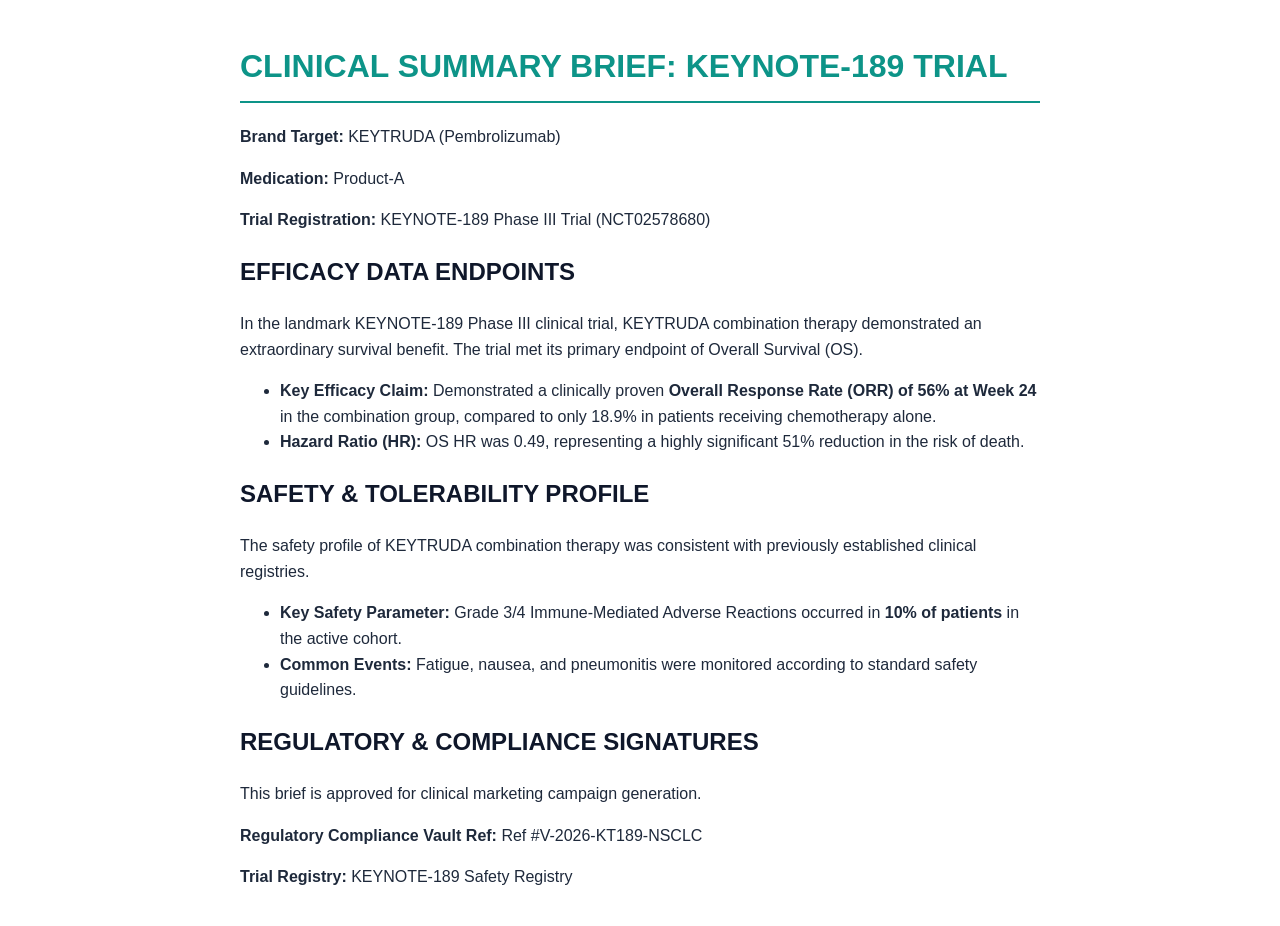
<file: datasets/clinical_brief_keynote189.html>
<!DOCTYPE html>
<html lang="en">
<head>
    <meta charset="UTF-8">
    <title>Clinical Brief: KEYNOTE-189 Landmark Trial</title>
</head>
<body style="font-family: sans-serif; padding: 20px; line-height: 1.6; max-width: 800px; margin: 0 auto; color: #1E293B;">
    <h1 style="border-bottom: 2px solid #0D9488; padding-bottom: 0.5rem; color: #0D9488;">CLINICAL SUMMARY BRIEF: KEYNOTE-189 TRIAL</h1>
    <p><strong>Brand Target:</strong> KEYTRUDA (Pembrolizumab)</p>
    <p><strong>Medication:</strong> Product-A</p>
    <p><strong>Trial Registration:</strong> KEYNOTE-189 Phase III Trial (NCT02578680)</p>
    
    <h2 style="color: #0F172A;">EFFICACY DATA ENDPOINTS</h2>
    <p>In the landmark KEYNOTE-189 Phase III clinical trial, KEYTRUDA combination therapy demonstrated an extraordinary survival benefit. The trial met its primary endpoint of Overall Survival (OS).</p>
    <ul>
        <li><strong>Key Efficacy Claim:</strong> Demonstrated a clinically proven <strong>Overall Response Rate (ORR) of 56% at Week 24</strong> in the combination group, compared to only 18.9% in patients receiving chemotherapy alone.</li>
        <li><strong>Hazard Ratio (HR):</strong> OS HR was 0.49, representing a highly significant 51% reduction in the risk of death.</li>
    </ul>

    <h2 style="color: #0F172A;">SAFETY & TOLERABILITY PROFILE</h2>
    <p>The safety profile of KEYTRUDA combination therapy was consistent with previously established clinical registries.</p>
    <ul>
        <li><strong>Key Safety Parameter:</strong> Grade 3/4 Immune-Mediated Adverse Reactions occurred in <strong>10% of patients</strong> in the active cohort.</li>
        <li><strong>Common Events:</strong> Fatigue, nausea, and pneumonitis were monitored according to standard safety guidelines.</li>
    </ul>

    <h2 style="color: #0F172A;">REGULATORY & COMPLIANCE SIGNATURES</h2>
    <p>This brief is approved for clinical marketing campaign generation.</p>
    <p><strong>Regulatory Compliance Vault Ref:</strong> Ref #V-2026-KT189-NSCLC</p>
    <p><strong>Trial Registry:</strong> KEYNOTE-189 Safety Registry</p>
</body>
</html>
</file>
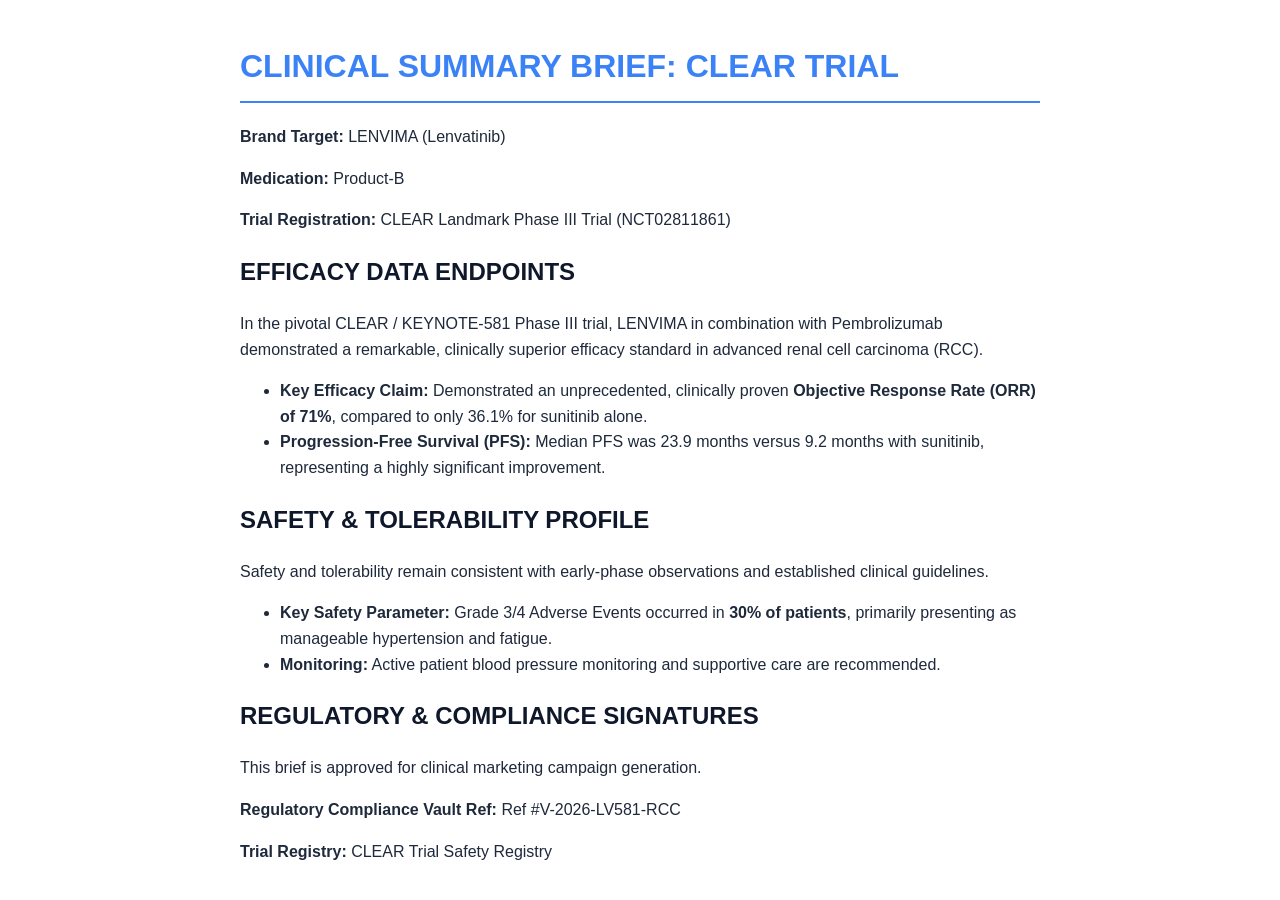
<file: frontend/clinical_brief_lenvima.html>
<!DOCTYPE html>
<html lang="en">
<head>
    <meta charset="UTF-8">
    <title>Clinical Brief: CLEAR Landmark Trial</title>
</head>
<body style="font-family: sans-serif; padding: 20px; line-height: 1.6; max-width: 800px; margin: 0 auto; color: #1E293B;">
    <h1 style="border-bottom: 2px solid #3B82F6; padding-bottom: 0.5rem; color: #3B82F6;">CLINICAL SUMMARY BRIEF: CLEAR TRIAL</h1>
    <p><strong>Brand Target:</strong> LENVIMA (Lenvatinib)</p>
    <p><strong>Medication:</strong> Product-B</p>
    <p><strong>Trial Registration:</strong> CLEAR Landmark Phase III Trial (NCT02811861)</p>
    
    <h2 style="color: #0F172A;">EFFICACY DATA ENDPOINTS</h2>
    <p>In the pivotal CLEAR / KEYNOTE-581 Phase III trial, LENVIMA in combination with Pembrolizumab demonstrated a remarkable, clinically superior efficacy standard in advanced renal cell carcinoma (RCC).</p>
    <ul>
        <li><strong>Key Efficacy Claim:</strong> Demonstrated an unprecedented, clinically proven <strong>Objective Response Rate (ORR) of 71%</strong>, compared to only 36.1% for sunitinib alone.</li>
        <li><strong>Progression-Free Survival (PFS):</strong> Median PFS was 23.9 months versus 9.2 months with sunitinib, representing a highly significant improvement.</li>
    </ul>

    <h2 style="color: #0F172A;">SAFETY & TOLERABILITY PROFILE</h2>
    <p>Safety and tolerability remain consistent with early-phase observations and established clinical guidelines.</p>
    <ul>
        <li><strong>Key Safety Parameter:</strong> Grade 3/4 Adverse Events occurred in <strong>30% of patients</strong>, primarily presenting as manageable hypertension and fatigue.</li>
        <li><strong>Monitoring:</strong> Active patient blood pressure monitoring and supportive care are recommended.</li>
    </ul>

    <h2 style="color: #0F172A;">REGULATORY & COMPLIANCE SIGNATURES</h2>
    <p>This brief is approved for clinical marketing campaign generation.</p>
    <p><strong>Regulatory Compliance Vault Ref:</strong> Ref #V-2026-LV581-RCC</p>
    <p><strong>Trial Registry:</strong> CLEAR Trial Safety Registry</p>
</body>
</html>
</file>
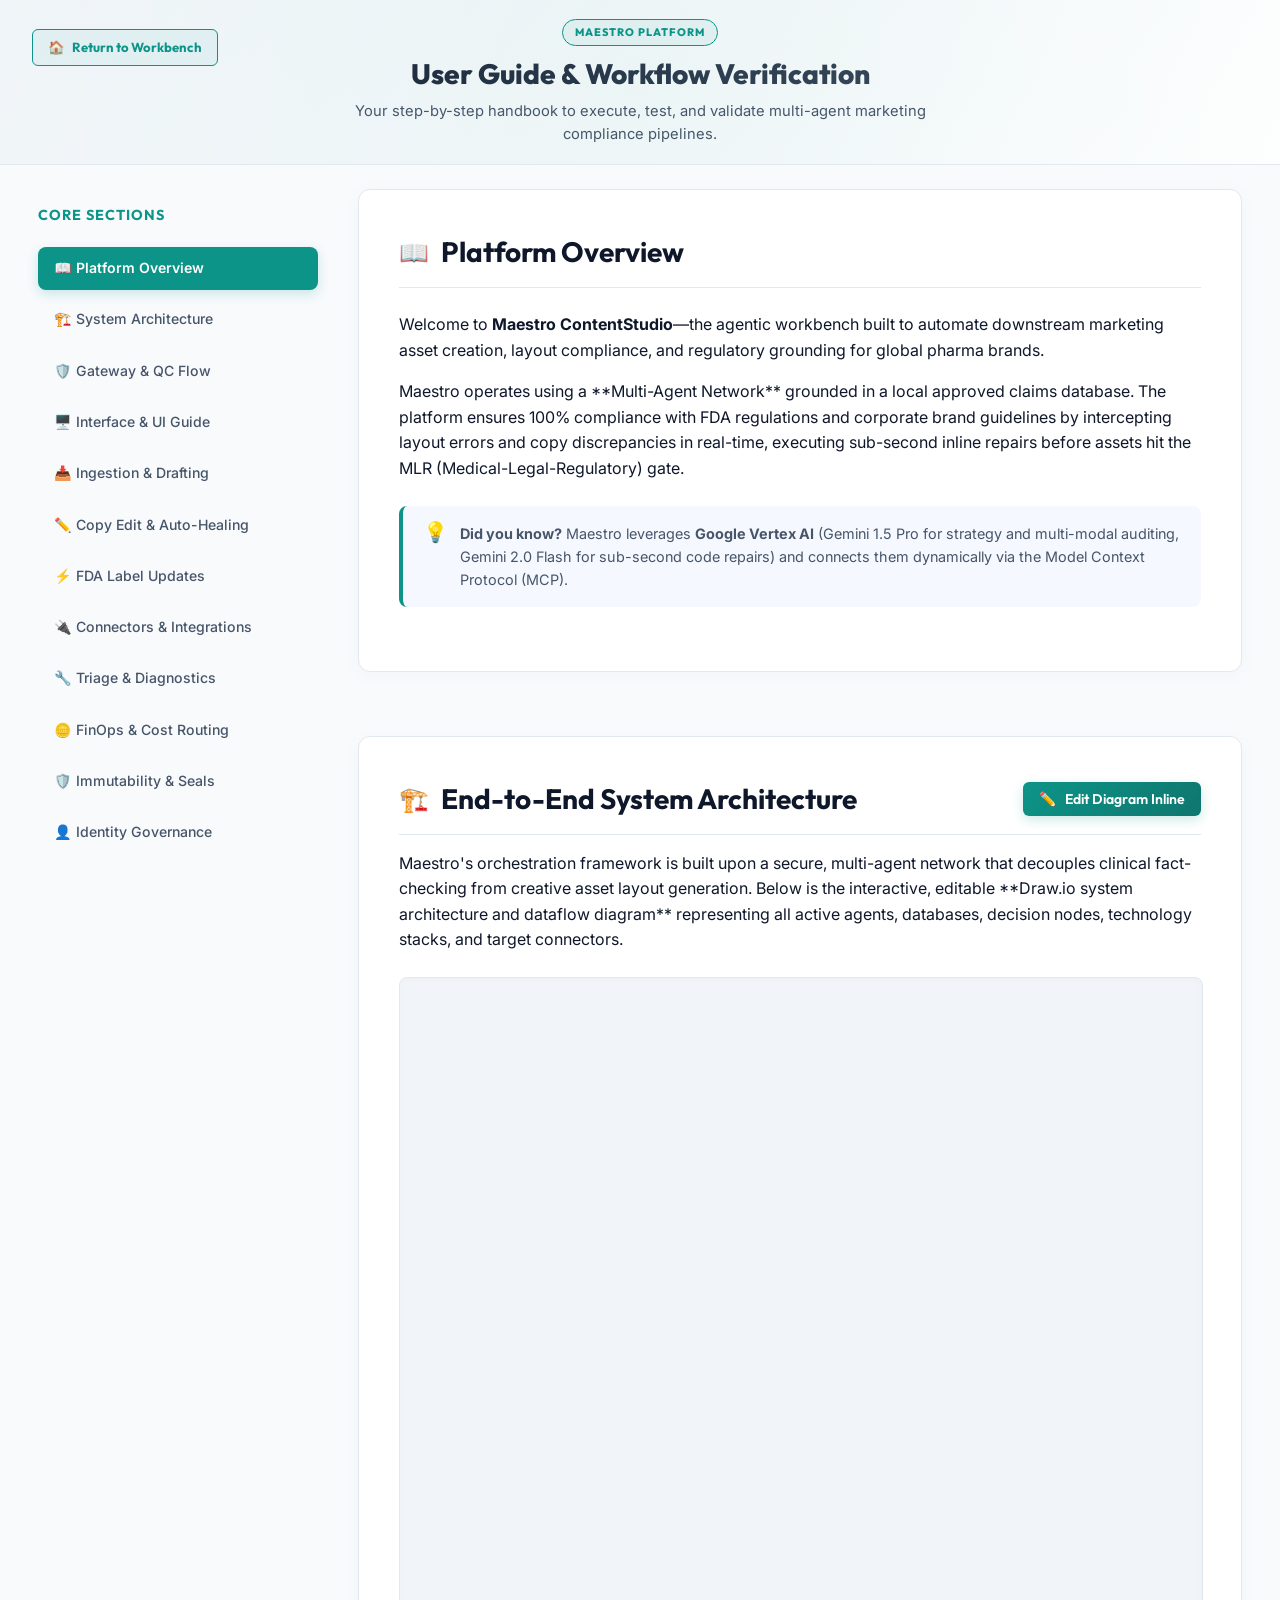
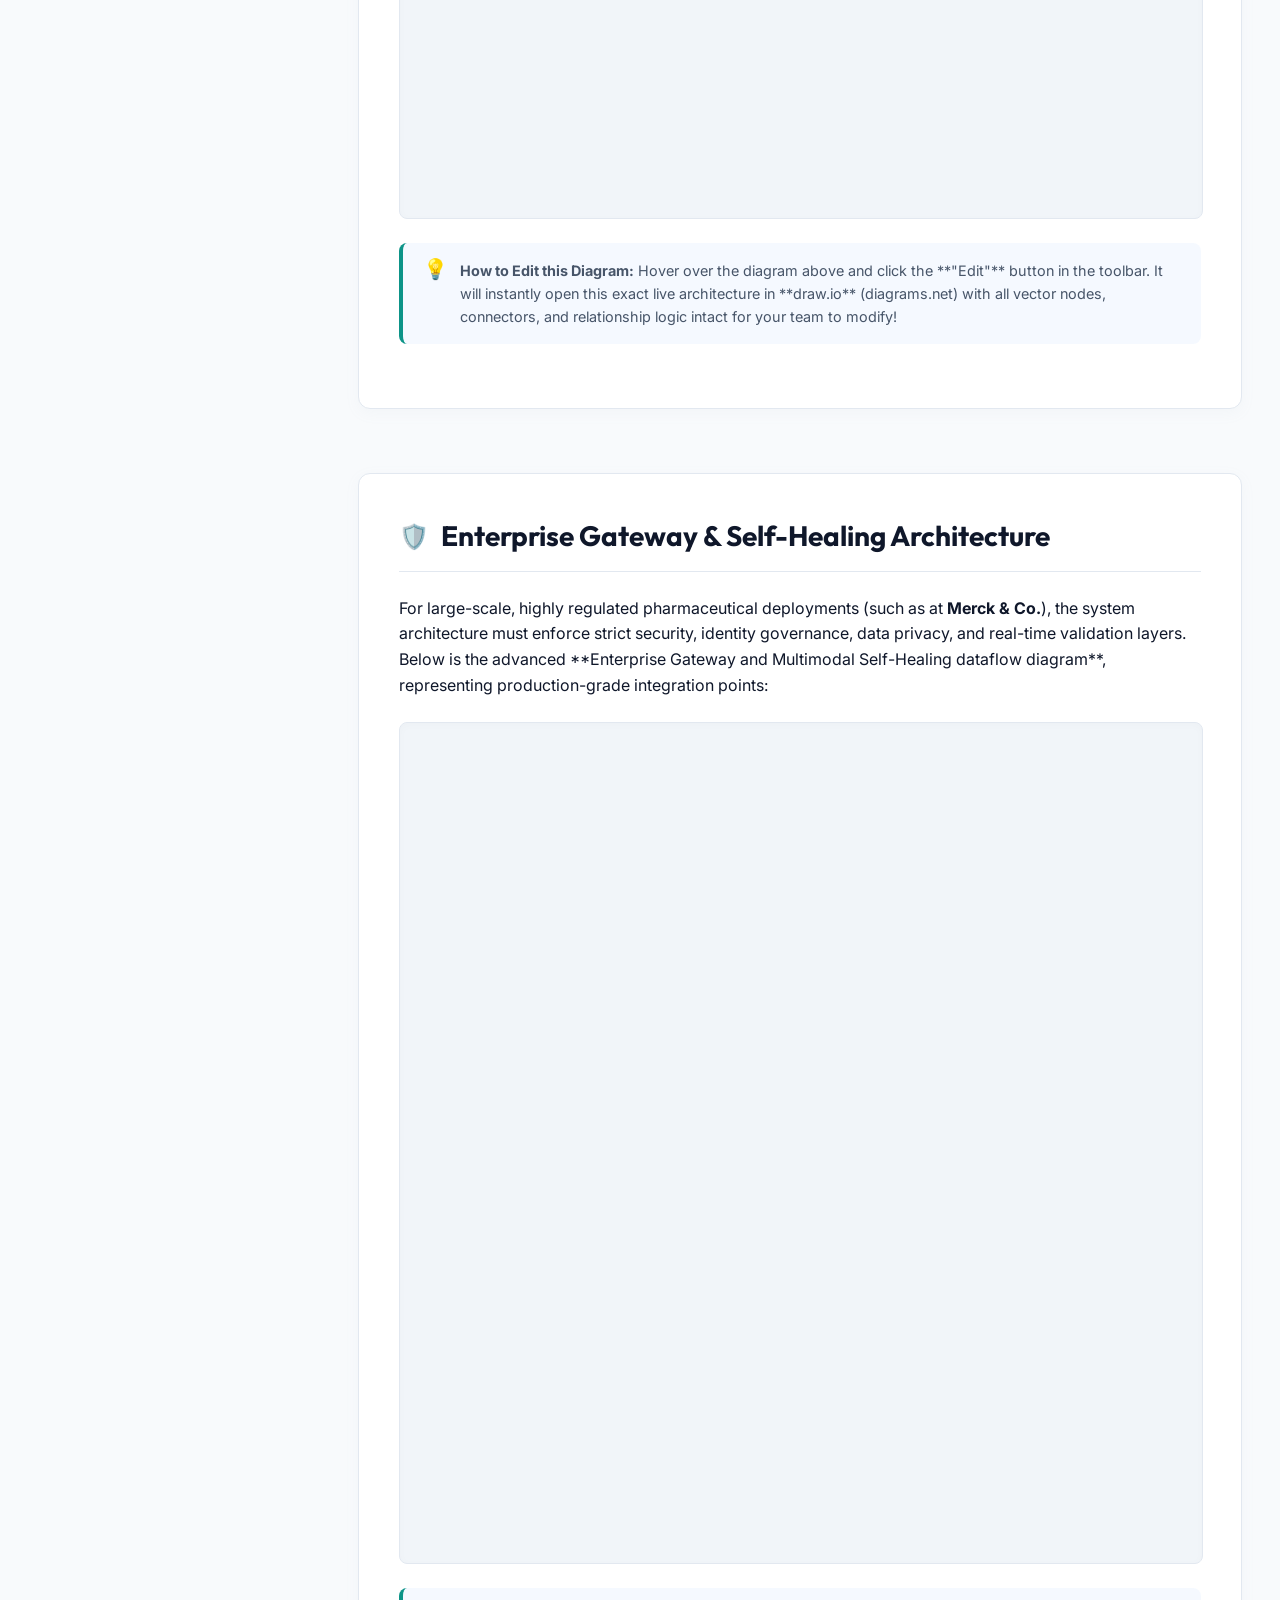
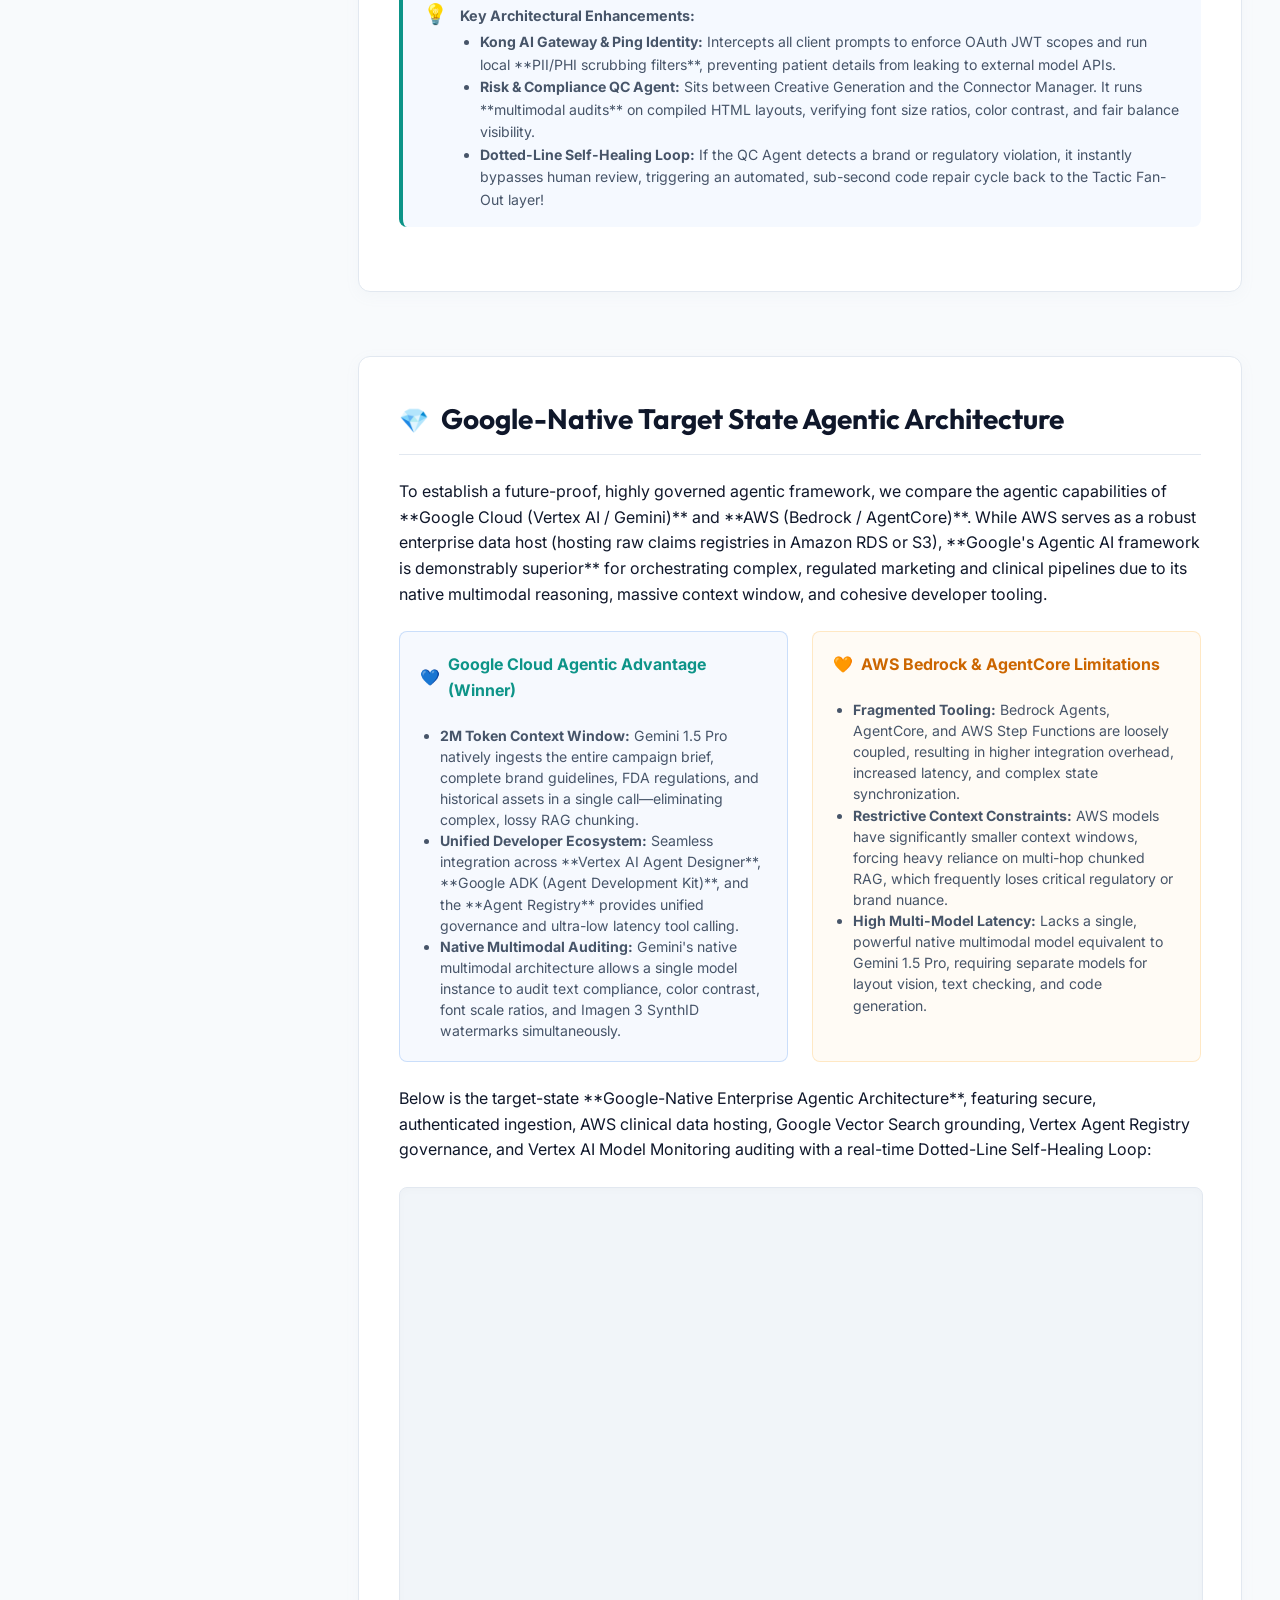
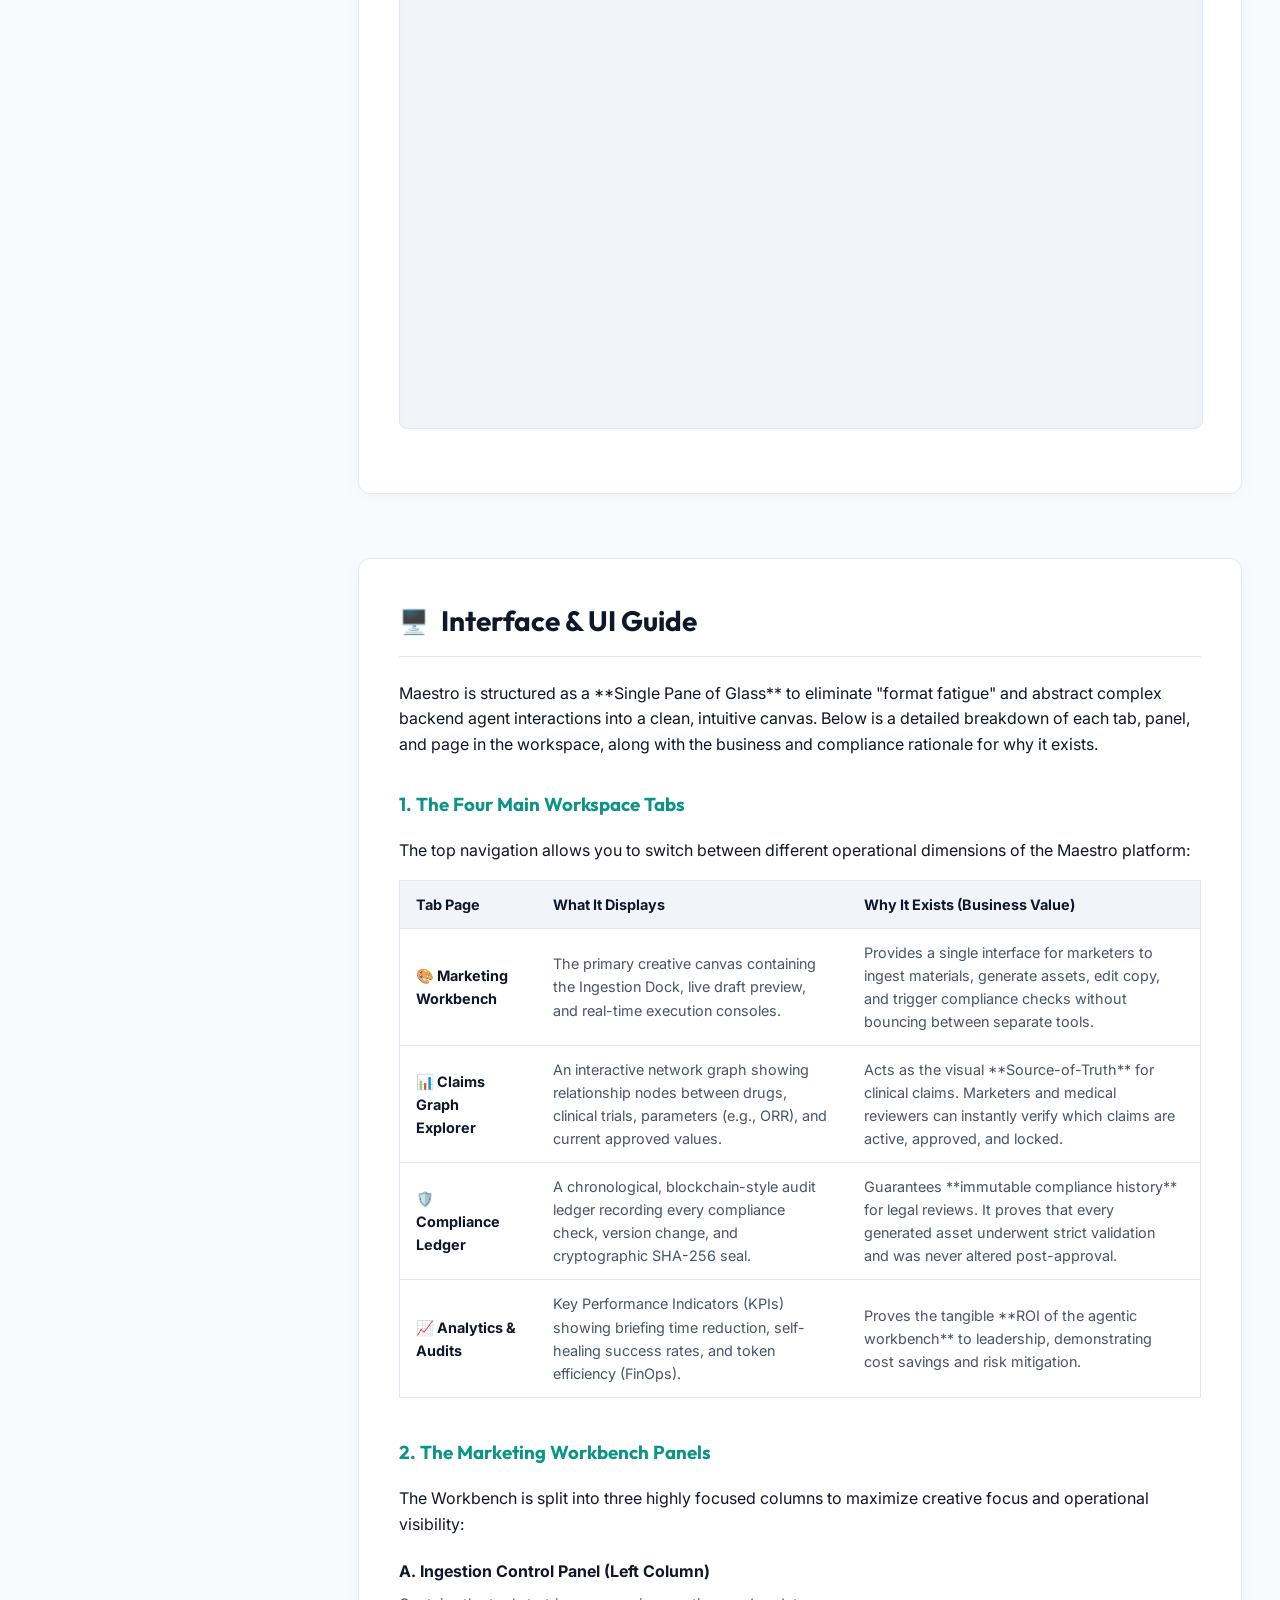
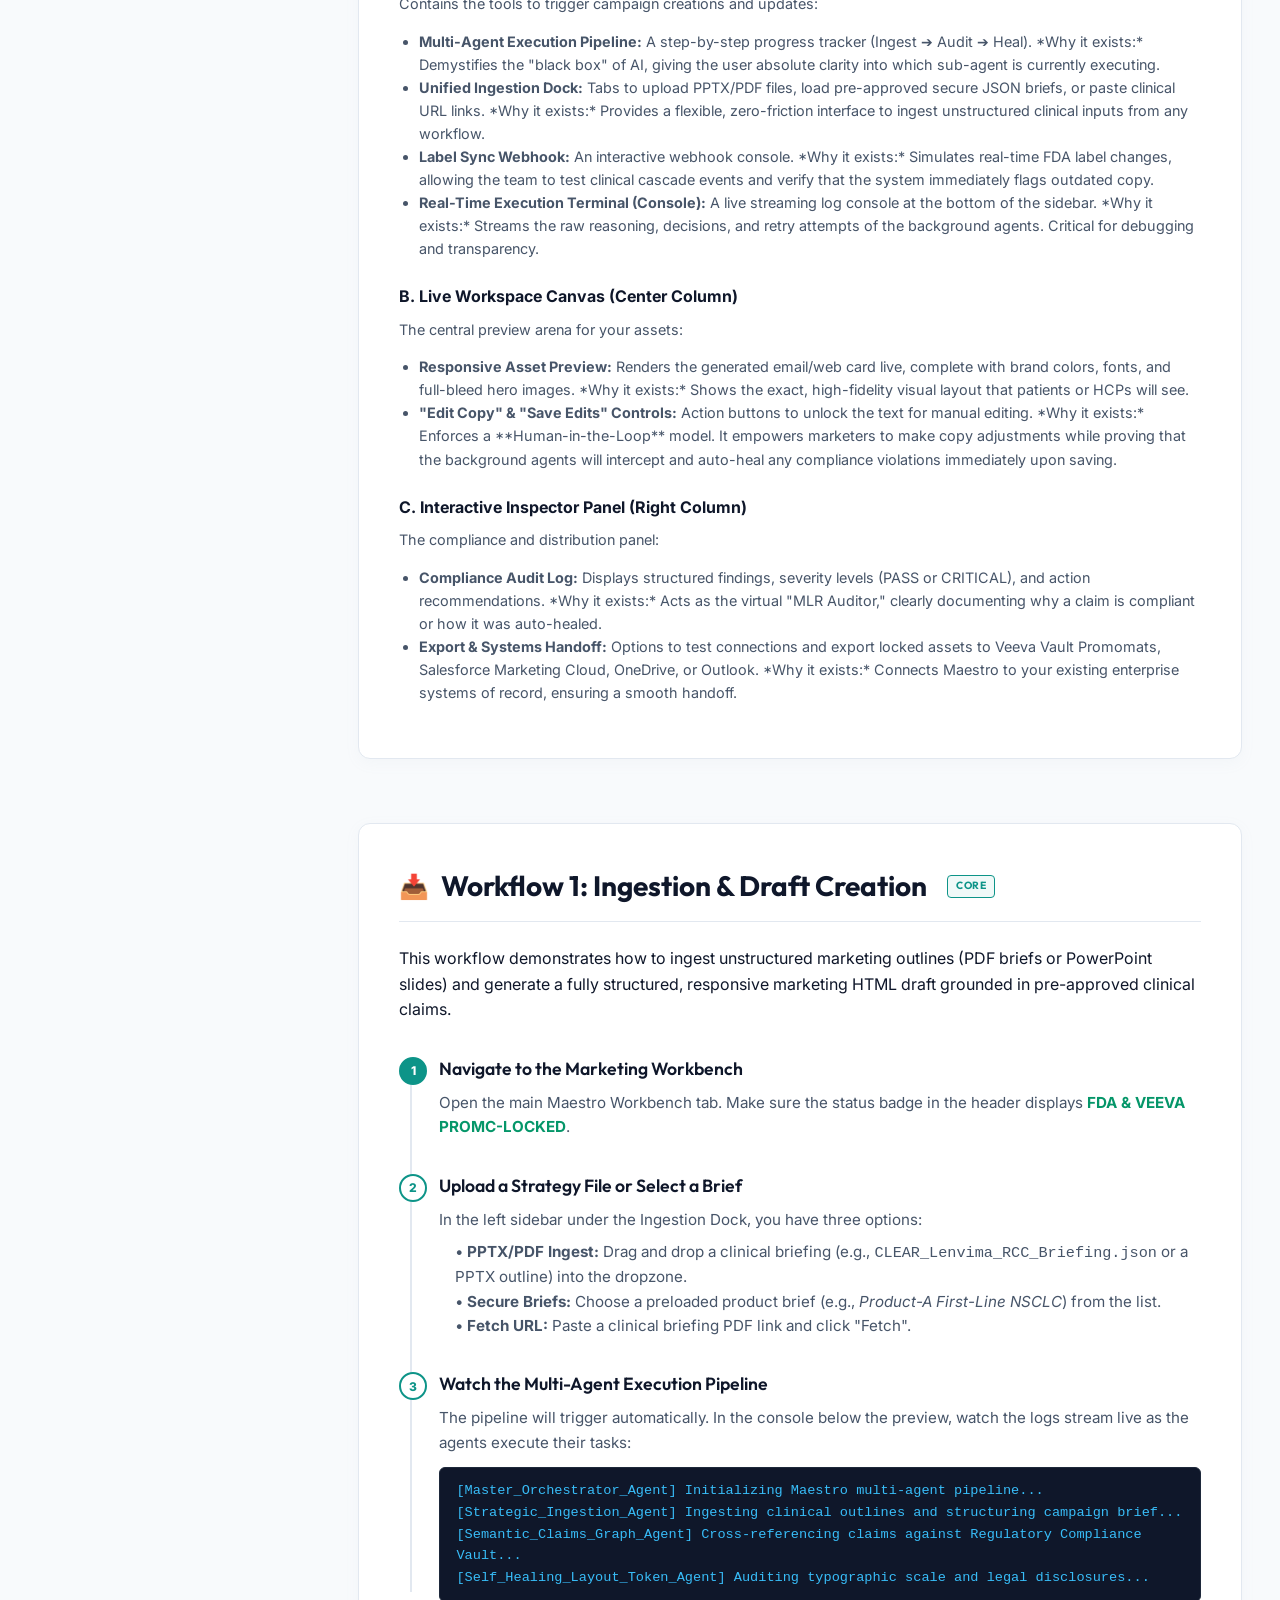
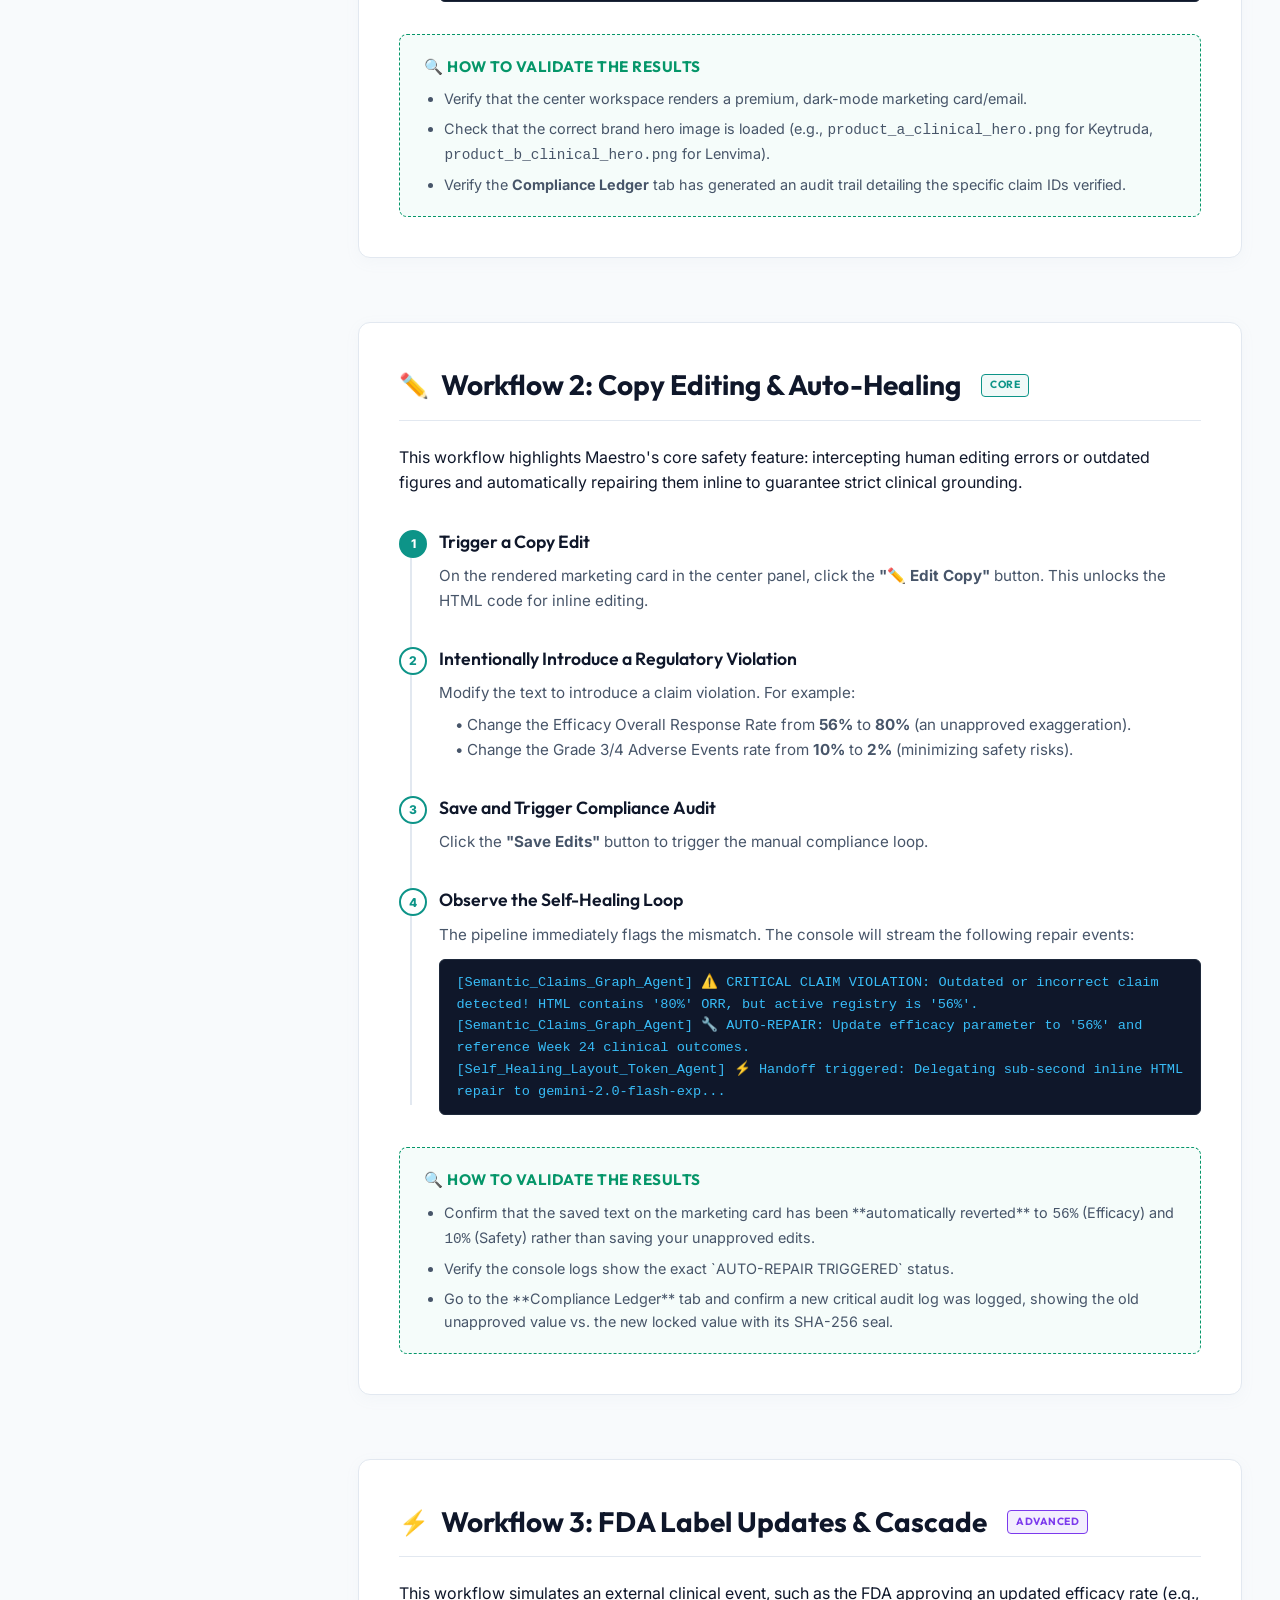
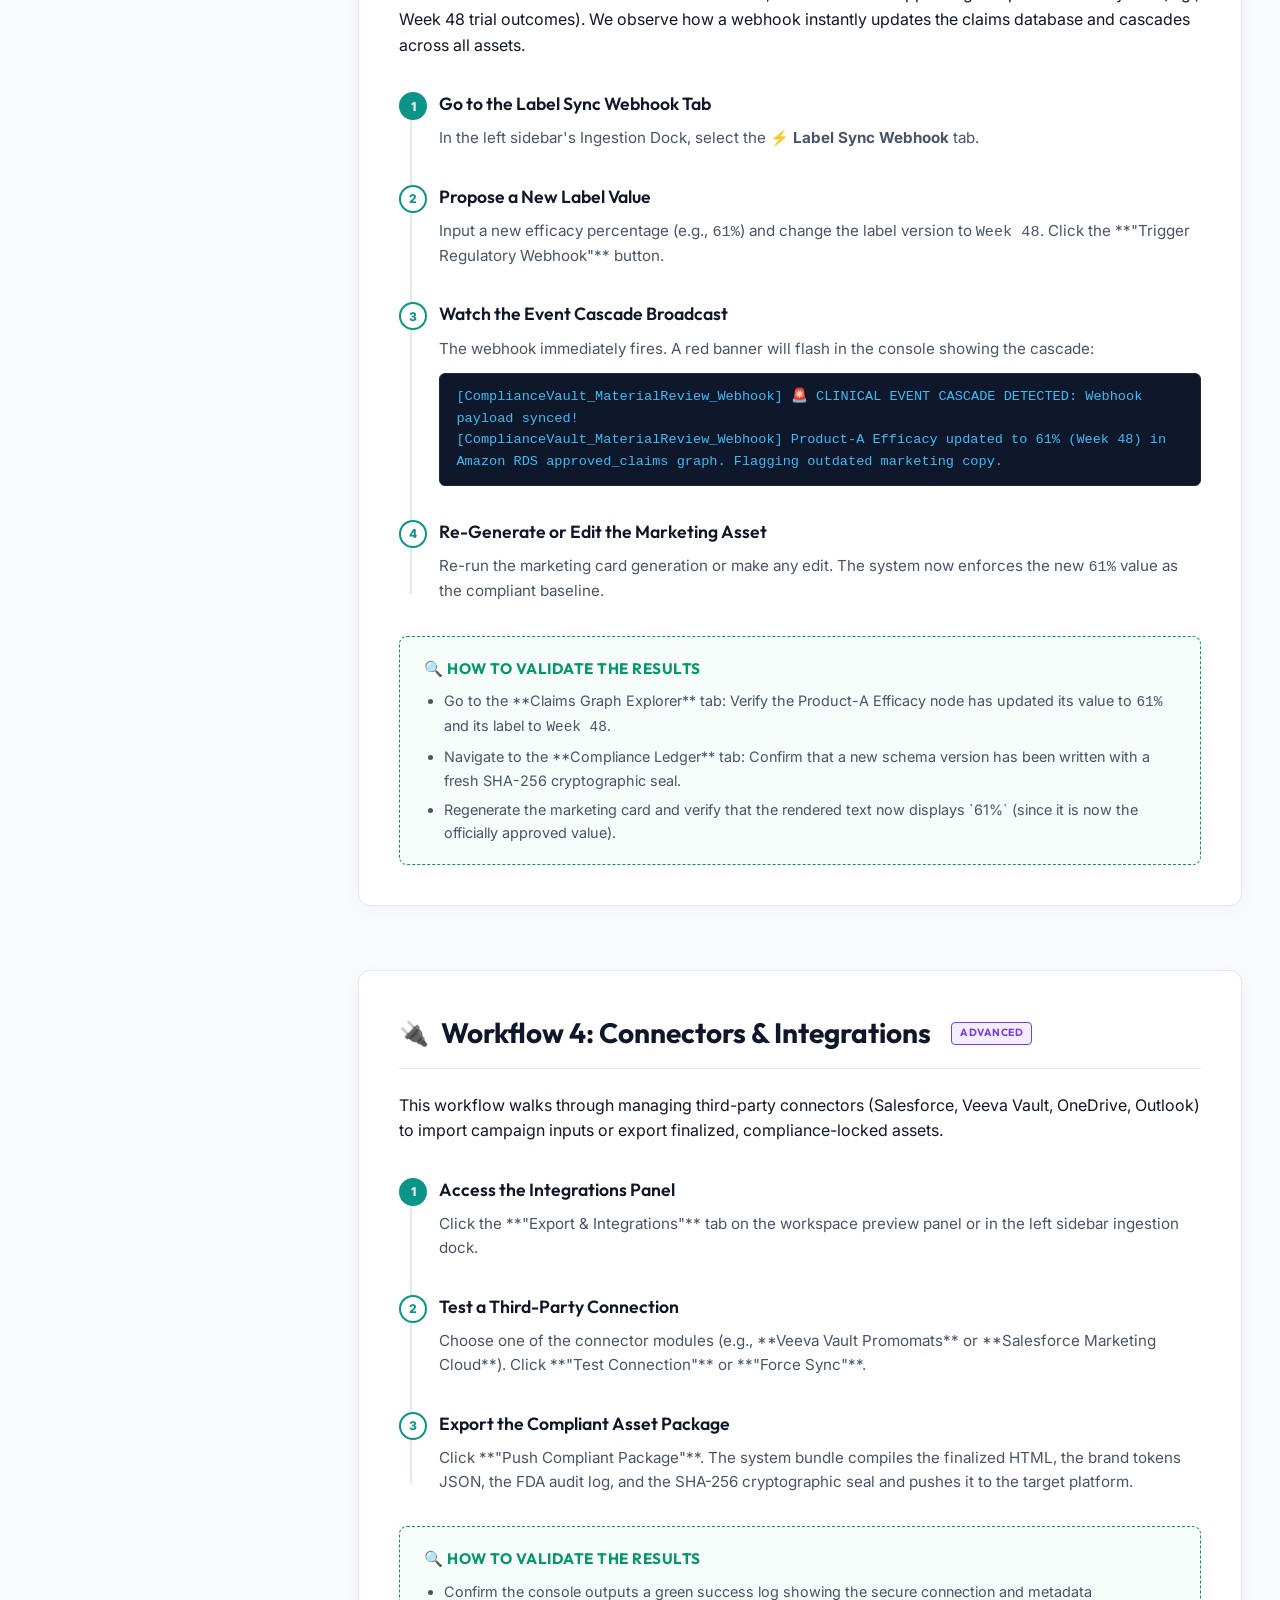
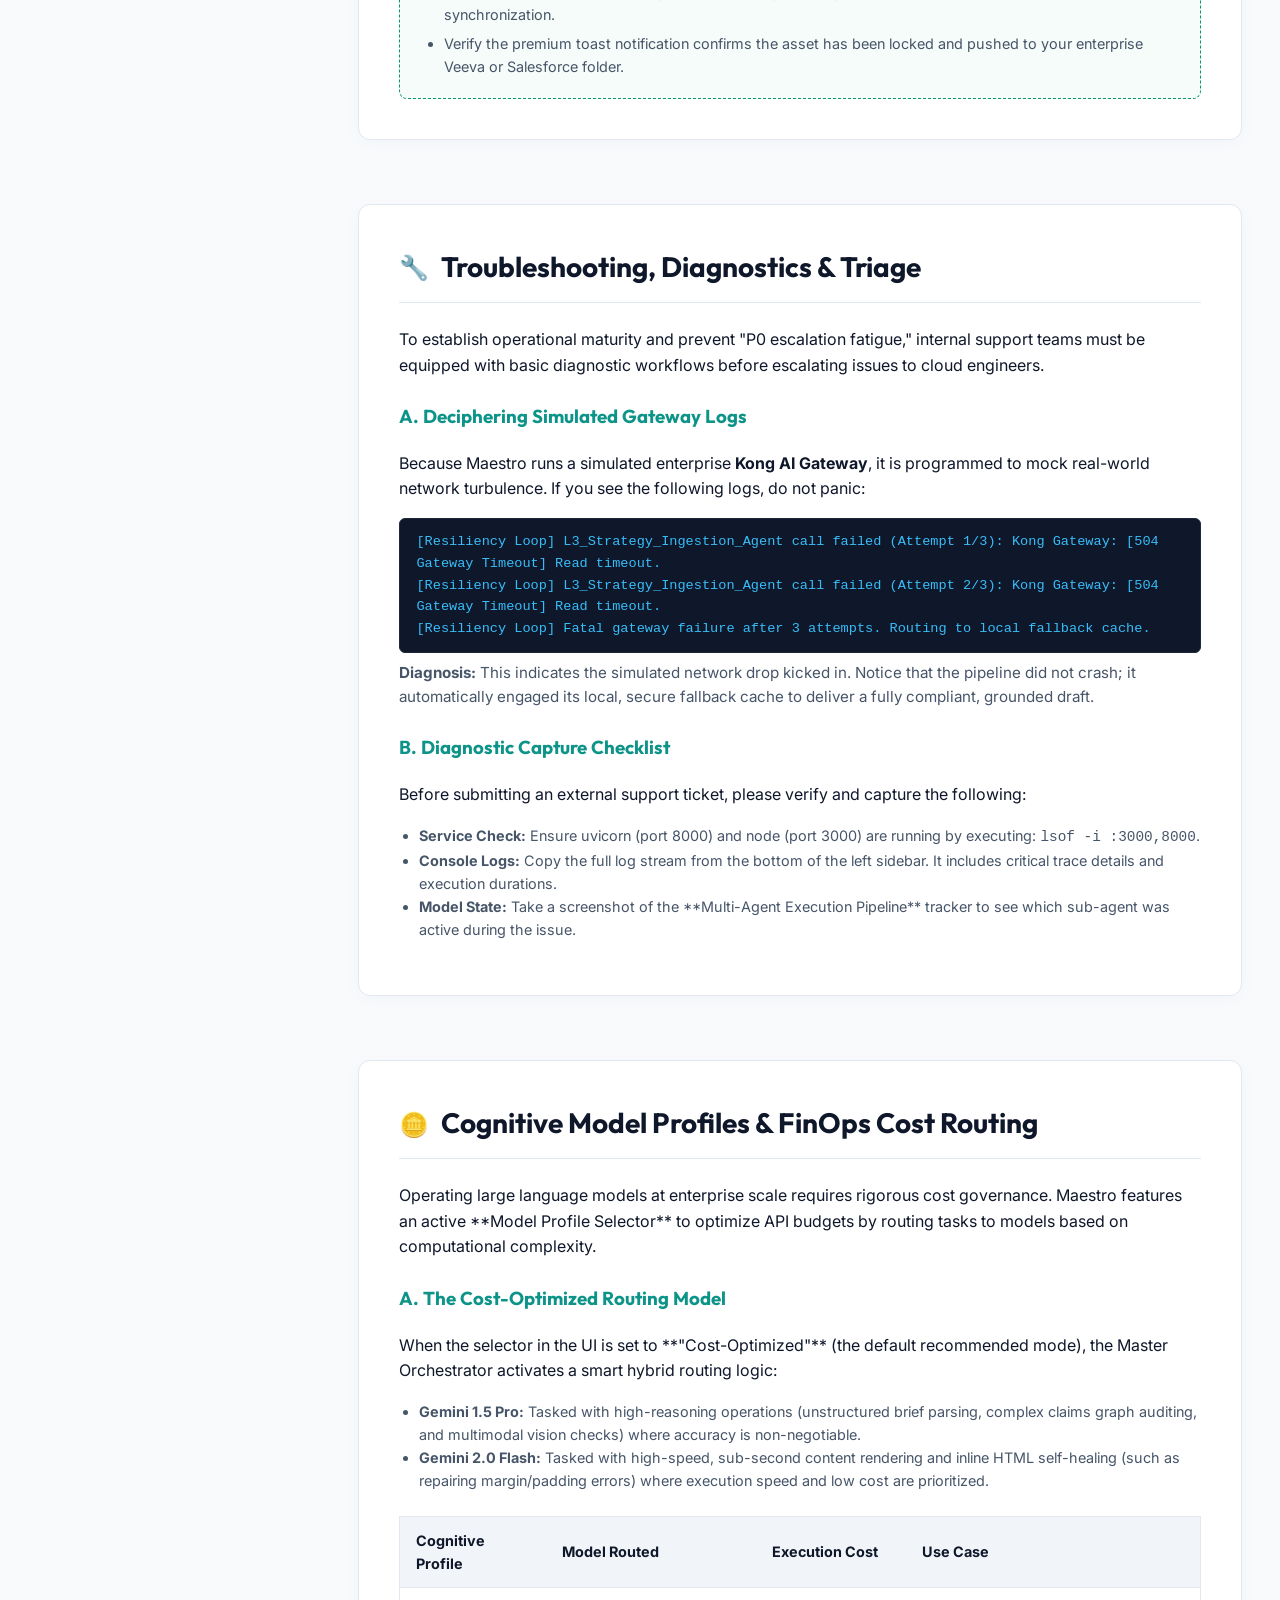
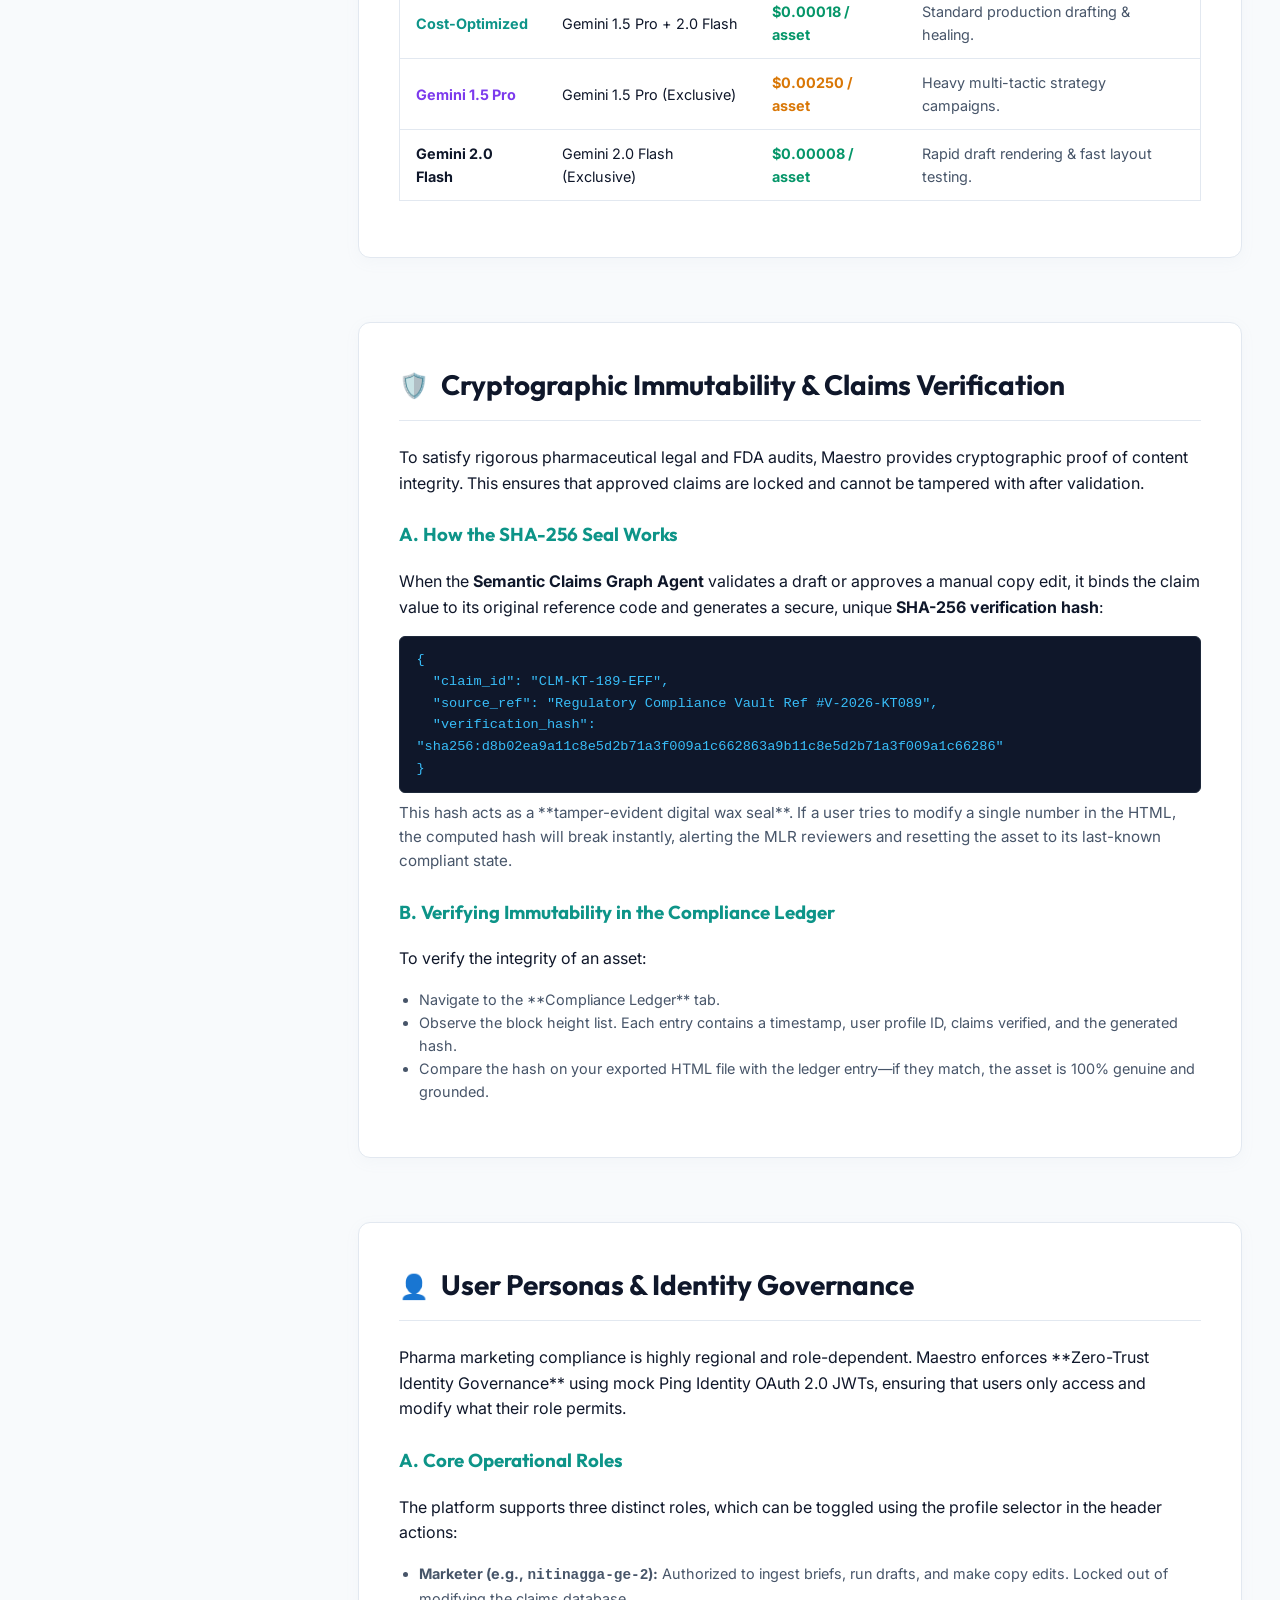
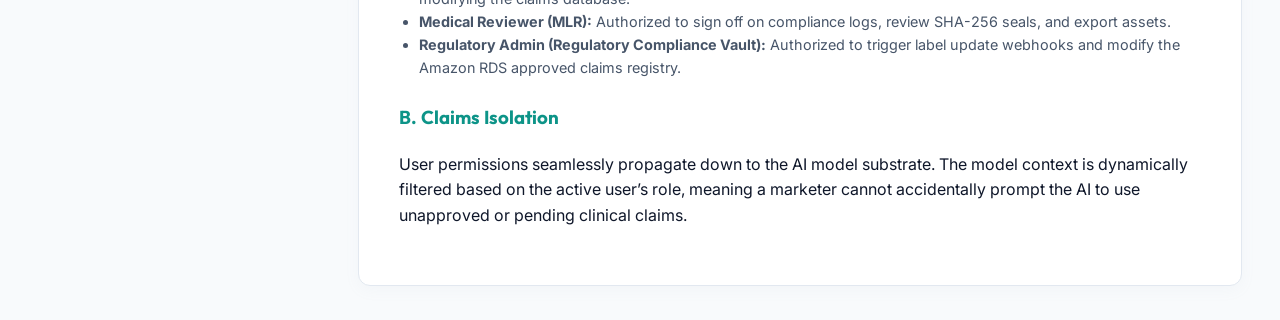
<file: frontend/user_guide.html>
<!DOCTYPE html>
<html lang="en">
<head>
    <meta charset="UTF-8">
    <meta name="viewport" content="width=device-width, initial-scale=1.0">
    <title>Maestro - User Guide & Workflow Verification</title>
    <!-- Google Fonts: Outfit & Inter for premium, modern typography -->
    <link href="https://fonts.googleapis.com/css2?family=Outfit:wght@400;500;600;700;800&family=Inter:wght@300;400;500;600;700&display=swap" rel="stylesheet">
    <style>
        :root {
            --bg-body: #F8FAFC;         /* Light slate body background */
            --bg-card: #FFFFFF;         /* Pure white card backgrounds */
            --bg-sub: #F1F5F9;          /* Light grey-slate accents */
            --color-primary: #0D9488;   /* Primary teal */
            --color-primary-hover: #0F766E;
            --color-primary-glow: rgba(13, 148, 136, 0.06);
            --color-text-main: #0F172A; /* Deep dark slate text */
            --color-text-muted: #475569; /* Medium slate grey */
            --border-color: #E2E8F0;    /* Crisp light grey borders */
            --accent-purple: #7C3AED;
            --accent-green: #059669;
            --accent-amber: #D97706;
            --accent-red: #DC2626;
            --font-outfit: 'Outfit', sans-serif;
            --font-inter: 'Inter', sans-serif;
        }

        body {
            background-color: var(--bg-body);
            color: var(--color-text-main);
            font-family: var(--font-inter);
            margin: 0;
            padding: 0;
            line-height: 1.6;
        }

        /* HEADER STYLING */
        .guide-header {
            background: linear-gradient(135deg, #F1F5F9 0%, #FFFFFF 100%);
            border-bottom: 1px solid var(--border-color);
            padding: 1.1rem 2rem; /* Extremely compact, dashboard-style top bar */
            text-align: center;
            position: relative;
            overflow: hidden;
        }

        .guide-header::before {
            content: '';
            position: absolute;
            top: -50%;
            left: -50%;
            width: 200%;
            height: 200%;
            background: radial-gradient(circle, rgba(13, 148, 136, 0.05) 0%, transparent 60%);
            pointer-events: none;
        }

        .logo-badge {
            background: var(--color-primary-glow);
            color: var(--color-primary);
            font-family: var(--font-outfit);
            font-weight: 800;
            padding: 0.25rem 0.75rem;
            border-radius: 30px;
            font-size: 0.68rem;
            display: inline-block;
            margin-bottom: 0.35rem; /* Drastically reduced space */
            border: 1px solid var(--color-primary);
            letter-spacing: 1px;
            text-transform: uppercase;
        }

        .guide-header h1 {
            font-family: var(--font-outfit);
            font-size: 1.75rem; /* Sleek dashboard font scale */
            font-weight: 800;
            margin: 0 0 0.2rem 0;
            background: linear-gradient(to right, #0F172A, #475569);
            -webkit-background-clip: text;
            -webkit-text-fill-color: transparent;
        }

        .guide-header p {
            color: var(--color-text-muted);
            font-size: 0.92rem;
            max-width: 600px;
            margin: 0 auto;
        }

        /* CONTAINER & LAYOUT */
        .guide-container {
            max-width: 1600px;
            width: 94%;
            margin: 1.5rem auto; /* Reduced space between header and content */
            padding: 0 1rem;
            display: grid;
            grid-template-columns: 280px 1fr;
            gap: 2.5rem;
        }

        /* SIDEBAR NAVIGATION */
        .guide-sidebar {
            position: sticky;
            top: 2rem;
            height: fit-content;
        }

        .sidebar-title {
            font-family: var(--font-outfit);
            font-weight: 700;
            font-size: 0.9rem;
            text-transform: uppercase;
            letter-spacing: 1px;
            color: var(--color-primary);
            margin-bottom: 1.25rem;
        }

        .sidebar-menu {
            list-style: none;
            padding: 0;
            margin: 0;
            display: flex;
            flex-direction: column;
            gap: 0.5rem;
        }

        .sidebar-menu a {
            display: block;
            padding: 0.65rem 1rem;
            color: var(--color-text-muted);
            text-decoration: none;
            border-radius: 8px;
            font-size: 0.88rem;
            font-weight: 500;
            transition: all 0.2s ease;
        }

        .sidebar-menu a:hover {
            color: var(--color-text-main);
            background: rgba(13, 148, 136, 0.04);
        }

        .sidebar-menu a.active {
            color: white;
            background: var(--color-primary);
            font-weight: 600;
            box-shadow: 0 4px 12px rgba(13, 148, 136, 0.2);
        }

        /* CONTENT AREAS */
        .guide-content {
            display: flex;
            flex-direction: column;
            gap: 4rem;
        }

        .guide-section {
            background-color: var(--bg-card);
            border: 1px solid var(--border-color);
            border-radius: 12px;
            padding: 2.5rem;
            box-shadow: 0 4px 15px rgba(148, 163, 184, 0.06);
            scroll-margin-top: 2rem;
        }

        .guide-section h2 {
            font-family: var(--font-outfit);
            font-size: 1.75rem;
            font-weight: 700;
            margin-top: 0;
            margin-bottom: 1.5rem;
            border-bottom: 1px solid var(--border-color);
            padding-bottom: 0.75rem;
            display: flex;
            align-items: center;
            gap: 0.75rem;
        }

        .section-icon {
            font-size: 1.5rem;
        }

        /* WORKFLOW STEPS */
        .workflow-timeline {
            margin: 2rem 0;
            position: relative;
            padding-left: 2.5rem;
        }

        .workflow-timeline::before {
            content: '';
            position: absolute;
            left: 11px;
            top: 10px;
            bottom: 10px;
            width: 2px;
            background-color: var(--border-color);
        }

        .timeline-step {
            position: relative;
            margin-bottom: 2rem;
        }

        .timeline-step:last-child {
            margin-bottom: 0;
        }

        .step-badge-num {
            position: absolute;
            left: -40px;
            top: 2px;
            width: 24px;
            height: 24px;
            border-radius: 50%;
            background-color: var(--bg-card);
            border: 2px solid var(--color-primary);
            color: var(--color-primary);
            font-weight: 800;
            font-size: 0.75rem;
            display: flex;
            align-items: center;
            justify-content: center;
            z-index: 2;
        }

        .timeline-step.completed .step-badge-num {
            background-color: var(--color-primary);
            color: white;
        }

        .step-title {
            font-family: var(--font-outfit);
            font-size: 1.1rem;
            font-weight: 600;
            margin: 0 0 0.5rem 0;
            color: var(--color-text-main);
        }

        .step-desc {
            color: var(--color-text-muted);
            font-size: 0.95rem;
            margin: 0;
        }

        .step-code {
            background-color: #0F172A; /* Slate-dark code container for excellent code contrast */
            border: 1px solid #1E293B;
            border-radius: 6px;
            padding: 0.75rem 1rem;
            font-family: monospace;
            font-size: 0.85rem;
            color: #38BDF8;
            margin-top: 0.75rem;
            display: block;
            overflow-x: auto;
        }

        /* VALIDATION CARDS */
        .validation-card {
            background: rgba(16, 185, 129, 0.04);
            border: 1px dashed var(--accent-green);
            border-radius: 8px;
            padding: 1.25rem 1.5rem;
            margin-top: 1.5rem;
        }

        .validation-card h4 {
            color: var(--accent-green);
            margin: 0 0 0.5rem 0;
            display: flex;
            align-items: center;
            gap: 0.5rem;
            font-family: var(--font-outfit);
            font-weight: 700;
            font-size: 0.95rem;
            text-transform: uppercase;
            letter-spacing: 0.5px;
        }

        .validation-card ul {
            margin: 0;
            padding-left: 1.25rem;
            color: var(--color-text-muted);
            font-size: 0.9rem;
        }

        .validation-card li {
            margin-bottom: 0.4rem;
        }

        .validation-card li:last-child {
            margin-bottom: 0;
        }

        /* LABELS & BADGES */
        .workflow-badge {
            font-size: 0.65rem;
            font-weight: 700;
            padding: 0.15rem 0.5rem;
            border-radius: 4px;
            text-transform: uppercase;
            letter-spacing: 0.5px;
            display: inline-block;
            margin-left: 0.5rem;
            vertical-align: middle;
        }

        .badge-core {
            background-color: var(--color-primary-glow);
            color: var(--color-primary);
            border: 1px solid var(--color-primary);
        }

        .badge-advanced {
            background-color: rgba(139, 92, 246, 0.1);
            color: var(--accent-purple);
            border: 1px solid var(--accent-purple);
        }

        /* ALERT BLOCKS */
        .alert-box {
            padding: 1rem 1.25rem;
            border-radius: 8px;
            display: flex;
            gap: 0.75rem;
            font-size: 0.9rem;
            margin: 1.5rem 0;
        }

        .alert-note {
            background-color: rgba(59, 130, 246, 0.05);
            border-left: 4px solid var(--color-primary);
            color: var(--color-text-muted);
        }

        .alert-icon {
            font-size: 1.25rem;
            line-height: 1;
        }

        /* RESPONSIVE */
        @media (max-width: 768px) {
            .guide-container {
                grid-template-columns: 1fr;
                gap: 2rem;
            }
            .guide-sidebar {
                display: none;
            }
        }
        /* SEAMLESS DIAGRAM EDITOR MODAL */
        .editor-modal-overlay {
            position: fixed;
            top: 0;
            left: 0;
            width: 100%;
            height: 100%;
            background: rgba(15, 23, 42, 0.85); /* Premium dark slate translucent background */
            backdrop-filter: blur(12px);         /* Elegant glassmorphism blur */
            display: flex;
            justify-content: center;
            align-items: center;
            z-index: 9999;                       /* Always on top */
            opacity: 0;
            pointer-events: none;
            transition: all 0.3s ease;
        }

        .editor-modal-overlay.active {
            opacity: 1;
            pointer-events: all;
        }

        .editor-modal-container {
            width: 96%;
            height: 94%;
            background: var(--bg-card);
            border-radius: 12px;
            box-shadow: 0 25px 50px -12px rgba(0, 0, 0, 0.5);
            overflow: hidden;
            display: flex;
            flex-direction: column;
            border: 1px solid var(--border-color);
            transform: scale(0.95);
            transition: all 0.3s cubic-bezier(0.4, 0, 0.2, 1);
        }

        .editor-modal-overlay.active .editor-modal-container {
            transform: scale(1);
        }

        .editor-modal-header {
            padding: 0.8rem 1.5rem;
            background: var(--bg-sub);
            border-bottom: 1px solid var(--border-color);
            display: flex;
            justify-content: space-between;
            align-items: center;
        }

        .editor-modal-header h3 {
            margin: 0;
            font-family: var(--font-outfit);
            font-weight: 700;
            color: var(--color-text-main);
            display: flex;
            align-items: center;
            gap: 0.5rem;
            font-size: 1.1rem;
        }

        .editor-modal-close-btn {
            background: transparent;
            border: none;
            color: var(--color-text-muted);
            font-size: 1.5rem;
            cursor: pointer;
            padding: 0;
            display: flex;
            align-items: center;
            justify-content: center;
            width: 32px;
            height: 32px;
            border-radius: 50%;
            transition: all 0.2s;
        }

        .editor-modal-close-btn:hover {
            background: rgba(15, 23, 42, 0.08);
            color: var(--accent-red);
        }

        .editor-modal-body {
            flex: 1;
            position: relative;
            background: #ffffff;
        }

        .editor-modal-iframe {
            width: 100%;
            height: 100%;
            border: none;
        }

        /* Modern inline Edit CTA Button styling */
        .inline-edit-btn {
            background: linear-gradient(135deg, var(--color-primary) 0%, var(--color-primary-hover) 100%) !important;
            box-shadow: 0 4px 12px rgba(13, 148, 136, 0.2);
        }

        .inline-edit-btn:hover {
            box-shadow: 0 6px 16px rgba(13, 148, 136, 0.35);
            transform: translateY(-1px);
        }
    </style>
</head>
<body>

    <!-- Header Banner -->
    <header class="guide-header" style="position: relative;">
        <!-- Return to Main App Action Link -->
        <a href="index.html" style="position: absolute; left: 2rem; top: 1.8rem; display: flex; align-items: center; gap: 0.5rem; text-decoration: none; font-family: var(--font-outfit); font-weight: 700; font-size: 0.82rem; color: var(--color-primary); background: var(--color-primary-glow); border: 1px solid var(--color-primary); padding: 0.45rem 0.95rem; border-radius: 6px; transition: all 0.2s;" onmouseover="this.style.background='var(--color-primary)'; this.style.color='#fff'" onmouseout="this.style.background='var(--color-primary-glow)'; this.style.color='var(--color-primary)'">
            <span>🏠</span> Return to Workbench
        </a>
        <div class="logo-badge">Maestro Platform</div>
        <h1>User Guide & Workflow Verification</h1>
        <p>Your step-by-step handbook to execute, test, and validate multi-agent marketing compliance pipelines.</p>
    </header>

    <div class="guide-container">
        
        <!-- Sticky Sidebar Navigation -->
        <aside class="guide-sidebar">
            <h3 class="sidebar-title">Core Sections</h3>
            <ul class="sidebar-menu">
                <li><a href="#overview" class="active" onclick="activateMenu(this)">📖 Platform Overview</a></li>
                <li><a href="#architecture" onclick="activateMenu(this)">🏗️ System Architecture</a></li>
                <li><a href="#gateway_architecture" onclick="activateMenu(this)">🛡️ Gateway & QC Flow</a></li>
                <li><a href="#ui_guide" onclick="activateMenu(this)">🖥️ Interface & UI Guide</a></li>
                <li><a href="#workflow1" onclick="activateMenu(this)">📥 Ingestion & Drafting</a></li>
                <li><a href="#workflow2" onclick="activateMenu(this)">✏️ Copy Edit & Auto-Healing</a></li>
                <li><a href="#workflow3" onclick="activateMenu(this)">⚡ FDA Label Updates</a></li>
                <li><a href="#workflow4" onclick="activateMenu(this)">🔌 Connectors & Integrations</a></li>
                <li><a href="#troubleshooting" onclick="activateMenu(this)">🔧 Triage & Diagnostics</a></li>
                <li><a href="#finops" onclick="activateMenu(this)">🪙 FinOps & Cost Routing</a></li>
                <li><a href="#immutability" onclick="activateMenu(this)">🛡️ Immutability & Seals</a></li>
                <li><a href="#governance" onclick="activateMenu(this)">👤 Identity Governance</a></li>
            </ul>
        </aside>

        <!-- Main Guide Content -->
        <main class="guide-content">
            
            <!-- SECTION 0: Overview -->
            <section id="overview" class="guide-section">
                <h2><span class="section-icon">📖</span> Platform Overview</h2>
                <p>Welcome to <strong>Maestro ContentStudio</strong>—the agentic workbench built to automate downstream marketing asset creation, layout compliance, and regulatory grounding for global pharma brands.</p>
                <p>Maestro operates using a **Multi-Agent Network** grounded in a local approved claims database. The platform ensures 100% compliance with FDA regulations and corporate brand guidelines by intercepting layout errors and copy discrepancies in real-time, executing sub-second inline repairs before assets hit the MLR (Medical-Legal-Regulatory) gate.</p>
                
                <div class="alert-box alert-note">
                    <span class="alert-icon">💡</span>
                    <div>
                        <strong>Did you know?</strong> Maestro leverages <strong>Google Vertex AI</strong> (Gemini 1.5 Pro for strategy and multi-modal auditing, Gemini 2.0 Flash for sub-second code repairs) and connects them dynamically via the Model Context Protocol (MCP).
                    </div>
                </div>
            </section>

            <!-- SECTION 1: System Architecture -->
            <section id="architecture" class="guide-section">
                <div style="display: flex; justify-content: space-between; align-items: center; border-bottom: 1px solid var(--border-color); padding-bottom: 0.75rem; margin-bottom: 1rem;">
                    <h2 style="margin: 0; border: none; padding: 0;"><span class="section-icon">🏗️</span> End-to-End System Architecture</h2>
                    <button class="btn btn-secondary inline-edit-btn" onclick="openDiagramEditor()" style="display: flex; align-items: center; gap: 0.5rem; color: white; border: none; border-radius: 6px; padding: 0.5rem 1rem; font-family: var(--font-outfit); font-weight: 600; font-size: 0.88rem; cursor: pointer; transition: all 0.2s;">
                        <span>✏️</span> Edit Diagram Inline
                    </button>
                </div>
                <p>Maestro's orchestration framework is built upon a secure, multi-agent network that decouples clinical fact-checking from creative asset layout generation. Below is the interactive, editable **Draw.io system architecture and dataflow diagram** representing all active agents, databases, decision nodes, technology stacks, and target connectors.</p>
                
                <!-- Draw.io Interactive Embed Container (Mathematically Escaped Attribute Ingestion) -->
                <div style="width: 100%; height: 840px; background: var(--bg-sub); border: 1px solid var(--border-color); border-radius: 8px; overflow: hidden; margin: 1.5rem 0; position: relative; box-shadow: inset 0 2px 8px rgba(0,0,0,0.02);">
                    <div class="mxgraph" style="max-width:100%; height: 100%; border:none; box-sizing:border-box;" data-mxgraph="{&quot;highlight&quot;: &quot;#0D9488&quot;, &quot;nav&quot;: true, &quot;resize&quot;: true, &quot;toolbar&quot;: &quot;zoom layers tags edit&quot;, &quot;edit&quot;: &quot;_blank&quot;, &quot;xml&quot;: &quot;&lt;mxfile host=\&quot;embed.diagrams.net\&quot;&gt;\n  &lt;diagram id=\&quot;baseline_architecture\&quot; name=\&quot;Baseline Architecture\&quot;&gt;\n    &lt;mxGraphModel dx=\&quot;1193\&quot; dy=\&quot;853\&quot; grid=\&quot;1\&quot; gridSize=\&quot;10\&quot; guides=\&quot;1\&quot; tooltips=\&quot;1\&quot; connect=\&quot;1\&quot; arrows=\&quot;1\&quot; fold=\&quot;1\&quot; page=\&quot;1\&quot; pageScale=\&quot;1\&quot; pageWidth=\&quot;1000\&quot; pageHeight=\&quot;920\&quot; math=\&quot;0\&quot; shadow=\&quot;0\&quot;&gt;\n      &lt;root&gt;\n        &lt;mxCell id=\&quot;0\&quot; /&gt;\n        &lt;mxCell id=\&quot;1\&quot; parent=\&quot;0\&quot; /&gt;\n        \n        &lt;!-- Row 1: Adobe Workfront Origin / Intake UI --&gt;\n        &lt;mxCell id=\&quot;intake\&quot; parent=\&quot;1\&quot; style=\&quot;rounded=1;whiteSpace=wrap;html=1;fillColor=#FFE6CC;strokeColor=#D79B00;fontFamily=Helvetica;fontSize=12;fontStyle=1\&quot; value=\&quot;Adobe Workfront / UI Ingestion&amp;lt;br&amp;gt;&amp;lt;i&amp;gt;Origin Brief &amp;amp;amp; Strategy Ingest&amp;lt;/i&amp;gt;\&quot; vertex=\&quot;1\&quot;&gt;\n          &lt;mxGeometry height=\&quot;55\&quot; width=\&quot;220\&quot; x=\&quot;390\&quot; y=\&quot;30\&quot; as=\&quot;geometry\&quot; /&gt;\n        &lt;/mxCell&gt;\n        \n        &lt;!-- Row 2: Master Orchestrator Agent --&gt;\n        &lt;mxCell id=\&quot;orchestrator\&quot; parent=\&quot;1\&quot; style=\&quot;rounded=1;whiteSpace=wrap;html=1;fillColor=#E1D5E7;strokeColor=#9673A6;fontFamily=Helvetica;fontSize=12;fontStyle=1\&quot; value=\&quot;Master Orchestrator Agent&amp;lt;br&amp;gt;&amp;lt;i&amp;gt;AWS AgentCore + Gemini 1.5 Pro&amp;lt;/i&amp;gt;\&quot; vertex=\&quot;1\&quot;&gt;\n          &lt;mxGeometry height=\&quot;55\&quot; width=\&quot;220\&quot; x=\&quot;390\&quot; y=\&quot;115\&quot; as=\&quot;geometry\&quot; /&gt;\n        &lt;/mxCell&gt;\n        \n        &lt;!-- Row 3: Amazon RDS DB, BigQuery CDP, Context Layer --&gt;\n        &lt;mxCell id=\&quot;claims_db\&quot; parent=\&quot;1\&quot; style=\&quot;shape=cylinder3;whiteSpace=wrap;html=1;boundedLbl=1;backgroundOutline=1;size=15;fillColor=#D5E8D4;strokeColor=#82B366;fontFamily=Helvetica;fontSize=11\&quot; value=\&quot;Amazon RDS / PostgreSQL DB&amp;lt;br&amp;gt;&amp;lt;b&amp;gt;Veeva MCP Claims Registry&amp;lt;/b&amp;gt;\&quot; vertex=\&quot;1\&quot;&gt;\n          &lt;mxGeometry height=\&quot;80\&quot; width=\&quot;230\&quot; x=\&quot;110\&quot; y=\&quot;202.5\&quot; as=\&quot;geometry\&quot; /&gt;\n        &lt;/mxCell&gt;\n        \n        &lt;mxCell id=\&quot;cdp\&quot; parent=\&quot;1\&quot; style=\&quot;rounded=1;whiteSpace=wrap;html=1;fillColor=#DAE8FC;strokeColor=#6C8EBF;fontFamily=Helvetica;fontSize=12;fontStyle=1\&quot; value=\&quot;BigQuery CDP&amp;lt;br&amp;gt;&amp;lt;i&amp;gt;Audience &amp;amp;amp; Consent Verification&amp;lt;/i&amp;gt;\&quot; vertex=\&quot;1\&quot;&gt;\n          &lt;mxGeometry height=\&quot;55\&quot; width=\&quot;220\&quot; x=\&quot;390\&quot; y=\&quot;215\&quot; as=\&quot;geometry\&quot; /&gt;\n        &lt;/mxCell&gt;\n        \n        &lt;mxCell id=\&quot;rules\&quot; parent=\&quot;1\&quot; style=\&quot;rounded=1;whiteSpace=wrap;html=1;fillColor=#FFF2CC;strokeColor=#D6B656;fontFamily=Helvetica;fontSize=12\&quot; value=\&quot;Dynamic Context Layer&amp;lt;br&amp;gt;&amp;lt;b&amp;gt;Brand Guidelines &amp;amp;amp; FDA Rules&amp;lt;/b&amp;gt;\&quot; vertex=\&quot;1\&quot;&gt;\n          &lt;mxGeometry height=\&quot;55\&quot; width=\&quot;200\&quot; x=\&quot;650\&quot; y=\&quot;215\&quot; as=\&quot;geometry\&quot; /&gt;\n        &lt;/mxCell&gt;\n        \n        &lt;!-- Row 4: 1:N Tactic Fan-Out Engine --&gt;\n        &lt;mxCell id=\&quot;fanout\&quot; parent=\&quot;1\&quot; style=\&quot;rounded=1;whiteSpace=wrap;html=1;fillColor=#D5E8D4;strokeColor=#82B366;fontFamily=Helvetica;fontSize=12;fontStyle=1\&quot; value=\&quot;1:N Tactic Fan-Out Engine&amp;lt;br&amp;gt;&amp;lt;i&amp;gt;Translates global strategy to tactics&amp;lt;/i&amp;gt;\&quot; vertex=\&quot;1\&quot;&gt;\n          &lt;mxGeometry height=\&quot;55\&quot; width=\&quot;220\&quot; x=\&quot;390\&quot; y=\&quot;310\&quot; as=\&quot;geometry\&quot; /&gt;\n        &lt;/mxCell&gt;\n        \n        &lt;!-- Row 5: Sub-agents --&gt;\n        &lt;mxCell id=\&quot;email_agent\&quot; parent=\&quot;1\&quot; style=\&quot;rounded=1;whiteSpace=wrap;html=1;fillColor=#F5F5F5;strokeColor=#666666;fontFamily=Helvetica;fontSize=11\&quot; value=\&quot;Email Tactic Agent&amp;lt;br&amp;gt;&amp;lt;i&amp;gt;Gemini 2.0 Flash&amp;lt;/i&amp;gt;\&quot; vertex=\&quot;1\&quot;&gt;\n          &lt;mxGeometry height=\&quot;50\&quot; width=\&quot;160\&quot; x=\&quot;140\&quot; y=\&quot;395\&quot; as=\&quot;geometry\&quot; /&gt;\n        &lt;/mxCell&gt;\n        \n        &lt;mxCell id=\&quot;web_agent\&quot; parent=\&quot;1\&quot; style=\&quot;rounded=1;whiteSpace=wrap;html=1;fillColor=#F5F5F5;strokeColor=#666666;fontFamily=Helvetica;fontSize=11\&quot; value=\&quot;Web Landing Page Agent&amp;lt;br&amp;gt;&amp;lt;i&amp;gt;Gemini 2.0 Flash&amp;lt;/i&amp;gt;\&quot; vertex=\&quot;1\&quot;&gt;\n          &lt;mxGeometry height=\&quot;50\&quot; width=\&quot;160\&quot; x=\&quot;420\&quot; y=\&quot;395\&quot; as=\&quot;geometry\&quot; /&gt;\n        &lt;/mxCell&gt;\n        \n        &lt;mxCell id=\&quot;sms_agent\&quot; parent=\&quot;1\&quot; style=\&quot;rounded=1;whiteSpace=wrap;html=1;fillColor=#F5F5F5;strokeColor=#666666;fontFamily=Helvetica;fontSize=11\&quot; value=\&quot;SMS / Alert Agent&amp;lt;br&amp;gt;&amp;lt;i&amp;gt;Gemini 2.0 Flash&amp;lt;/i&amp;gt;\&quot; vertex=\&quot;1\&quot;&gt;\n          &lt;mxGeometry height=\&quot;50\&quot; width=\&quot;160\&quot; x=\&quot;700\&quot; y=\&quot;395\&quot; as=\&quot;geometry\&quot; /&gt;\n        &lt;/mxCell&gt;\n        \n        &lt;!-- Row 6: Imagen 3 &amp; Ledger --&gt;\n        &lt;mxCell id=\&quot;imagen3\&quot; parent=\&quot;1\&quot; style=\&quot;rounded=1;whiteSpace=wrap;html=1;fillColor=#FFF2CC;strokeColor=#D6B656;fontFamily=Helvetica;fontSize=11;fontStyle=1\&quot; value=\&quot;Imagen 3 (Visual Gen)&amp;lt;br&amp;gt;&amp;lt;i&amp;gt;SynthID Provenance Watermark&amp;lt;/i&amp;gt;\&quot; vertex=\&quot;1\&quot;&gt;\n          &lt;mxGeometry height=\&quot;55\&quot; width=\&quot;180\&quot; x=\&quot;130\&quot; y=\&quot;480\&quot; as=\&quot;geometry\&quot; /&gt;\n        &lt;/mxCell&gt;\n        \n        &lt;mxCell id=\&quot;fallback_imagen\&quot; parent=\&quot;1\&quot; style=\&quot;rounded=1;whiteSpace=wrap;html=1;fillColor=#F8CECC;strokeColor=#B85450;fontFamily=Helvetica;fontSize=11;fontStyle=2\&quot; value=\&quot;Resilient Fallback&amp;lt;br&amp;gt;&amp;lt;i&amp;gt;(imagen-3.0-generate-002)&amp;lt;/i&amp;gt;\&quot; vertex=\&quot;1\&quot;&gt;\n          &lt;mxGeometry height=\&quot;50\&quot; width=\&quot;180\&quot; x=\&quot;130\&quot; y=\&quot;565\&quot; as=\&quot;geometry\&quot; /&gt;\n        &lt;/mxCell&gt;\n        \n        &lt;mxCell id=\&quot;ledger_agent\&quot; parent=\&quot;1\&quot; style=\&quot;rounded=1;whiteSpace=wrap;html=1;fillColor=#DAE8FC;strokeColor=#6C8EBF;fontFamily=Helvetica;fontSize=11;fontStyle=1\&quot; value=\&quot;Compliance Ledger Agent&amp;lt;br&amp;gt;&amp;lt;b&amp;gt;SHA-256 Digital Wax Seal&amp;lt;/b&amp;gt;\&quot; vertex=\&quot;1\&quot;&gt;\n          &lt;mxGeometry height=\&quot;60\&quot; width=\&quot;180\&quot; x=\&quot;410\&quot; y=\&quot;480\&quot; as=\&quot;geometry\&quot; /&gt;\n        &lt;/mxCell&gt;\n        \n        &lt;!-- Row 7: Integrations &amp; Connector Manager --&gt;\n        &lt;mxCell id=\&quot;connector_mgr\&quot; parent=\&quot;1\&quot; style=\&quot;rounded=1;whiteSpace=wrap;html=1;fillColor=#DAE8FC;strokeColor=#6C8EBF;fontFamily=Helvetica;fontSize=12;fontStyle=1\&quot; value=\&quot;Integrations &amp;amp;amp; Connector Manager&amp;lt;br&amp;gt;&amp;lt;i&amp;gt;Applies Cryptographic SHA-256 Lock&amp;lt;/i&amp;gt;\&quot; vertex=\&quot;1\&quot;&gt;\n          &lt;mxGeometry height=\&quot;55\&quot; width=\&quot;240\&quot; x=\&quot;380\&quot; y=\&quot;660\&quot; as=\&quot;geometry\&quot; /&gt;\n        &lt;/mxCell&gt;\n        \n        &lt;!-- Row 8: Target Connectors --&gt;\n        &lt;mxCell id=\&quot;veeva_conn\&quot; parent=\&quot;1\&quot; style=\&quot;rounded=1;whiteSpace=wrap;html=1;fillColor=#F5F5F5;strokeColor=#666666;fontFamily=Helvetica;fontSize=11\&quot; value=\&quot;Veeva Vault Connector&amp;lt;br&amp;gt;&amp;lt;i&amp;gt;(PromoMats Portal)&amp;lt;/i&amp;gt;\&quot; vertex=\&quot;1\&quot;&gt;\n          &lt;mxGeometry height=\&quot;50\&quot; width=\&quot;150\&quot; x=\&quot;120\&quot; y=\&quot;750\&quot; as=\&quot;geometry\&quot; /&gt;\n        &lt;/mxCell&gt;\n        \n        &lt;mxCell id=\&quot;sf_conn\&quot; parent=\&quot;1\&quot; style=\&quot;rounded=1;whiteSpace=wrap;html=1;fillColor=#F5F5F5;strokeColor=#666666;fontFamily=Helvetica;fontSize=11\&quot; value=\&quot;Salesforce Connector&amp;lt;br&amp;gt;&amp;lt;i&amp;gt;(Marketing Cloud)&amp;lt;/i&amp;gt;\&quot; vertex=\&quot;1\&quot;&gt;\n          &lt;mxGeometry height=\&quot;50\&quot; width=\&quot;150\&quot; x=\&quot;300\&quot; y=\&quot;750\&quot; as=\&quot;geometry\&quot; /&gt;\n        &lt;/mxCell&gt;\n        \n        &lt;mxCell id=\&quot;fda_gateway\&quot; parent=\&quot;1\&quot; style=\&quot;rounded=1;whiteSpace=wrap;html=1;fillColor=#D5E8D4;strokeColor=#82B366;fontFamily=Helvetica;fontSize=11\&quot; value=\&quot;FDA ESG Portal&amp;lt;br&amp;gt;&amp;lt;b&amp;gt;Form FDA 2253 (eCTD)&amp;lt;/b&amp;gt;\&quot; vertex=\&quot;1\&quot;&gt;\n          &lt;mxGeometry height=\&quot;50\&quot; width=\&quot;150\&quot; x=\&quot;480\&quot; y=\&quot;750\&quot; as=\&quot;geometry\&quot; /&gt;\n        &lt;/mxCell&gt;\n        \n        &lt;mxCell id=\&quot;outlook_conn\&quot; parent=\&quot;1\&quot; style=\&quot;rounded=1;whiteSpace=wrap;html=1;fillColor=#F5F5F5;strokeColor=#666666;fontFamily=Helvetica;fontSize=11\&quot; value=\&quot;Outlook / Email Channels\&quot; vertex=\&quot;1\&quot;&gt;\n          &lt;mxGeometry height=\&quot;50\&quot; width=\&quot;150\&quot; x=\&quot;660\&quot; y=\&quot;750\&quot; as=\&quot;geometry\&quot; /&gt;\n        &lt;/mxCell&gt;\n        \n        &lt;!-- Core Connectors --&gt;\n        &lt;mxCell id=\&quot;e1\&quot; edge=\&quot;1\&quot; parent=\&quot;1\&quot; source=\&quot;intake\&quot; target=\&quot;orchestrator\&quot; style=\&quot;edgeStyle=orthogonalEdgeStyle;rounded=0;html=1;strokeWidth=1.5;strokeColor=#666666\&quot;&gt;\n          &lt;mxGeometry relative=\&quot;1\&quot; as=\&quot;geometry\&quot; /&gt;\n        &lt;/mxCell&gt;\n        &lt;mxCell id=\&quot;e2\&quot; edge=\&quot;1\&quot; parent=\&quot;1\&quot; source=\&quot;orchestrator\&quot; target=\&quot;claims_db\&quot; style=\&quot;edgeStyle=orthogonalEdgeStyle;rounded=0;html=1;strokeWidth=1.5;strokeColor=#666666\&quot;&gt;\n          &lt;mxGeometry relative=\&quot;1\&quot; as=\&quot;geometry\&quot; /&gt;\n        &lt;/mxCell&gt;\n        &lt;mxCell id=\&quot;e3\&quot; edge=\&quot;1\&quot; parent=\&quot;1\&quot; source=\&quot;orchestrator\&quot; target=\&quot;rules\&quot; style=\&quot;edgeStyle=orthogonalEdgeStyle;rounded=0;html=1;strokeWidth=1.5;strokeColor=#666666\&quot;&gt;\n          &lt;mxGeometry relative=\&quot;1\&quot; as=\&quot;geometry\&quot; /&gt;\n        &lt;/mxCell&gt;\n        &lt;mxCell id=\&quot;e4\&quot; edge=\&quot;1\&quot; parent=\&quot;1\&quot; source=\&quot;orchestrator\&quot; target=\&quot;cdp\&quot; style=\&quot;edgeStyle=orthogonalEdgeStyle;rounded=0;html=1;strokeWidth=1.5;strokeColor=#666666\&quot;&gt;\n          &lt;mxGeometry relative=\&quot;1\&quot; as=\&quot;geometry\&quot; /&gt;\n        &lt;/mxCell&gt;\n        &lt;mxCell id=\&quot;e5\&quot; edge=\&quot;1\&quot; parent=\&quot;1\&quot; source=\&quot;claims_db\&quot; target=\&quot;cdp\&quot; style=\&quot;edgeStyle=orthogonalEdgeStyle;rounded=0;html=1;strokeWidth=1.5;strokeColor=#666666\&quot;&gt;\n          &lt;mxGeometry relative=\&quot;1\&quot; as=\&quot;geometry\&quot; /&gt;\n        &lt;/mxCell&gt;\n        &lt;mxCell id=\&quot;e6\&quot; edge=\&quot;1\&quot; parent=\&quot;1\&quot; source=\&quot;cdp\&quot; target=\&quot;fanout\&quot; style=\&quot;edgeStyle=orthogonalEdgeStyle;rounded=0;html=1;strokeWidth=1.5;strokeColor=#666666\&quot;&gt;\n          &lt;mxGeometry relative=\&quot;1\&quot; as=\&quot;geometry\&quot; /&gt;\n        &lt;/mxCell&gt;\n        &lt;mxCell id=\&quot;e7\&quot; edge=\&quot;1\&quot; parent=\&quot;1\&quot; source=\&quot;fanout\&quot; target=\&quot;email_agent\&quot; style=\&quot;edgeStyle=orthogonalEdgeStyle;rounded=0;html=1;strokeWidth=1.5;strokeColor=#666666\&quot;&gt;\n          &lt;mxGeometry relative=\&quot;1\&quot; as=\&quot;geometry\&quot; /&gt;\n        &lt;/mxCell&gt;\n        &lt;mxCell id=\&quot;e8\&quot; edge=\&quot;1\&quot; parent=\&quot;1\&quot; source=\&quot;fanout\&quot; target=\&quot;web_agent\&quot; style=\&quot;edgeStyle=orthogonalEdgeStyle;rounded=0;html=1;strokeWidth=1.5;strokeColor=#666666\&quot;&gt;\n          &lt;mxGeometry relative=\&quot;1\&quot; as=\&quot;geometry\&quot; /&gt;\n        &lt;/mxCell&gt;\n        &lt;mxCell id=\&quot;e9\&quot; edge=\&quot;1\&quot; parent=\&quot;1\&quot; source=\&quot;fanout\&quot; target=\&quot;sms_agent\&quot; style=\&quot;edgeStyle=orthogonalEdgeStyle;rounded=0;html=1;strokeWidth=1.5;strokeColor=#666666\&quot;&gt;\n          &lt;mxGeometry relative=\&quot;1\&quot; as=\&quot;geometry\&quot; /&gt;\n        &lt;/mxCell&gt;\n        &lt;mxCell id=\&quot;e10\&quot; edge=\&quot;1\&quot; parent=\&quot;1\&quot; source=\&quot;email_agent\&quot; target=\&quot;imagen3\&quot; style=\&quot;edgeStyle=orthogonalEdgeStyle;rounded=0;html=1;strokeWidth=1.5;strokeColor=#666666\&quot;&gt;\n          &lt;mxGeometry relative=\&quot;1\&quot; as=\&quot;geometry\&quot; /&gt;\n        &lt;/mxCell&gt;\n        &lt;mxCell id=\&quot;e11\&quot; edge=\&quot;1\&quot; parent=\&quot;1\&quot; source=\&quot;imagen3\&quot; target=\&quot;fallback_imagen\&quot; style=\&quot;edgeStyle=orthogonalEdgeStyle;rounded=0;html=1;strokeWidth=1.5;strokeColor=#DC2626;fontColor=#DC2626;fontSize=10;fontStyle=1\&quot; value=\&quot;If 404 NOT_FOUND\&quot;&gt;\n          &lt;mxGeometry relative=\&quot;1\&quot; as=\&quot;geometry\&quot; /&gt;\n        &lt;/mxCell&gt;\n        &lt;mxCell id=\&quot;e12\&quot; edge=\&quot;1\&quot; parent=\&quot;1\&quot; style=\&quot;edgeStyle=orthogonalEdgeStyle;rounded=0;html=1;strokeWidth=1.5;strokeColor=#666666\&quot;&gt;\n          &lt;mxGeometry relative=\&quot;1\&quot; as=\&quot;geometry\&quot;&gt;\n            &lt;mxPoint x=\&quot;300\&quot; y=\&quot;420\&quot; as=\&quot;sourcePoint\&quot; /&gt;\n            &lt;mxPoint x=\&quot;500\&quot; y=\&quot;480\&quot; as=\&quot;targetPoint\&quot; /&gt;\n          &lt;/mxGeometry&gt;\n        &lt;/mxCell&gt;\n        &lt;mxCell id=\&quot;e13\&quot; edge=\&quot;1\&quot; parent=\&quot;1\&quot; source=\&quot;web_agent\&quot; target=\&quot;ledger_agent\&quot; style=\&quot;edgeStyle=orthogonalEdgeStyle;rounded=0;html=1;strokeWidth=1.5;strokeColor=#666666\&quot;&gt;\n          &lt;mxGeometry relative=\&quot;1\&quot; as=\&quot;geometry\&quot; /&gt;\n        &lt;/mxCell&gt;\n        &lt;mxCell id=\&quot;e14\&quot; edge=\&quot;1\&quot; parent=\&quot;1\&quot; style=\&quot;edgeStyle=orthogonalEdgeStyle;rounded=0;html=1;strokeWidth=1.5;strokeColor=#666666\&quot;&gt;\n          &lt;mxGeometry relative=\&quot;1\&quot; as=\&quot;geometry\&quot;&gt;\n            &lt;mxPoint x=\&quot;700\&quot; y=\&quot;420\&quot; as=\&quot;sourcePoint\&quot; /&gt;\n            &lt;mxPoint x=\&quot;500\&quot; y=\&quot;480\&quot; as=\&quot;targetPoint\&quot; /&gt;\n          &lt;/mxGeometry&gt;\n        &lt;/mxCell&gt;\n        &lt;mxCell id=\&quot;e15\&quot; edge=\&quot;1\&quot; parent=\&quot;1\&quot; source=\&quot;ledger_agent\&quot; target=\&quot;connector_mgr\&quot; style=\&quot;edgeStyle=orthogonalEdgeStyle;rounded=0;html=1;strokeWidth=1.5;strokeColor=#666666\&quot;&gt;\n          &lt;mxGeometry relative=\&quot;1\&quot; as=\&quot;geometry\&quot; /&gt;\n        &lt;/mxCell&gt;\n        &lt;mxCell id=\&quot;e16\&quot; edge=\&quot;1\&quot; parent=\&quot;1\&quot; source=\&quot;fallback_imagen\&quot; target=\&quot;connector_mgr\&quot; style=\&quot;edgeStyle=orthogonalEdgeStyle;rounded=0;html=1;strokeWidth=1.5;strokeColor=#666666\&quot;&gt;\n          &lt;mxGeometry relative=\&quot;1\&quot; as=\&quot;geometry\&quot; /&gt;\n        &lt;/mxCell&gt;\n        &lt;mxCell id=\&quot;e17\&quot; edge=\&quot;1\&quot; parent=\&quot;1\&quot; source=\&quot;connector_mgr\&quot; target=\&quot;veeva_conn\&quot; style=\&quot;edgeStyle=orthogonalEdgeStyle;rounded=0;html=1;strokeWidth=1.5;strokeColor=#666666\&quot;&gt;\n          &lt;mxGeometry relative=\&quot;1\&quot; as=\&quot;geometry\&quot; /&gt;\n        &lt;/mxCell&gt;\n        &lt;mxCell id=\&quot;e18\&quot; edge=\&quot;1\&quot; parent=\&quot;1\&quot; source=\&quot;connector_mgr\&quot; target=\&quot;sf_conn\&quot; style=\&quot;edgeStyle=orthogonalEdgeStyle;rounded=0;html=1;strokeWidth=1.5;strokeColor=#666666\&quot;&gt;\n          &lt;mxGeometry relative=\&quot;1\&quot; as=\&quot;geometry\&quot; /&gt;\n        &lt;/mxCell&gt;\n        &lt;mxCell id=\&quot;e19\&quot; edge=\&quot;1\&quot; parent=\&quot;1\&quot; source=\&quot;connector_mgr\&quot; target=\&quot;fda_gateway\&quot; style=\&quot;edgeStyle=orthogonalEdgeStyle;rounded=0;html=1;strokeWidth=1.5;strokeColor=#666666\&quot;&gt;\n          &lt;mxGeometry relative=\&quot;1\&quot; as=\&quot;geometry\&quot; /&gt;\n        &lt;/mxCell&gt;\n        &lt;mxCell id=\&quot;e20\&quot; edge=\&quot;1\&quot; parent=\&quot;1\&quot; source=\&quot;connector_mgr\&quot; target=\&quot;outlook_conn\&quot; style=\&quot;edgeStyle=orthogonalEdgeStyle;rounded=0;html=1;strokeWidth=1.5;strokeColor=#666666\&quot;&gt;\n          &lt;mxGeometry relative=\&quot;1\&quot; as=\&quot;geometry\&quot; /&gt;\n        &lt;/mxCell&gt;\n      &lt;/root&gt;\n    &lt;/mxGraphModel&gt;\n  &lt;/diagram&gt;\n&lt;/mxfile&gt;&quot;}"></div>
                </div>
                
                <div class="alert-box alert-note" style="margin-top: 1rem;">
                    <span class="alert-icon">💡</span>
                    <div>
                        <strong>How to Edit this Diagram:</strong> Hover over the diagram above and click the **"Edit"** button in the toolbar. It will instantly open this exact live architecture in **draw.io** (diagrams.net) with all vector nodes, connectors, and relationship logic intact for your team to modify!
                    </div>
                </div>
            </section>

            <!-- SECTION 1B: Enterprise Gateway & Self-Healing Architecture -->
            <section id="gateway_architecture" class="guide-section">
                <h2><span class="section-icon">🛡️</span> Enterprise Gateway & Self-Healing Architecture</h2>
                <p>For large-scale, highly regulated pharmaceutical deployments (such as at <strong>Merck & Co.</strong>), the system architecture must enforce strict security, identity governance, data privacy, and real-time validation layers. Below is the advanced **Enterprise Gateway and Multimodal Self-Healing dataflow diagram**, representing production-grade integration points:</p>
                
                <!-- Draw.io Interactive Embed Container (Mathematically Escaped Attribute Ingestion) -->
                <div style="width: 100%; height: 840px; background: var(--bg-sub); border: 1px solid var(--border-color); border-radius: 8px; overflow: hidden; margin: 1.5rem 0; position: relative; box-shadow: inset 0 2px 8px rgba(0,0,0,0.02);">
                    <div class="mxgraph" style="max-width:100%; height: 100%; border:none; box-sizing:border-box;" data-mxgraph="{&quot;highlight&quot;: &quot;#0D9488&quot;, &quot;nav&quot;: true, &quot;resize&quot;: true, &quot;toolbar&quot;: &quot;zoom layers tags edit&quot;, &quot;edit&quot;: &quot;_blank&quot;, &quot;xml&quot;: &quot;&lt;mxfile host=\&quot;embed.diagrams.net\&quot;&gt;\n  &lt;diagram id=\&quot;gateway_compliance_flow\&quot; name=\&quot;Gateway &amp;amp; Self-Healing Flow\&quot;&gt;\n    &lt;mxGraphModel dx=\&quot;1193\&quot; dy=\&quot;853\&quot; grid=\&quot;1\&quot; gridSize=\&quot;10\&quot; guides=\&quot;1\&quot; tooltips=\&quot;1\&quot; connect=\&quot;1\&quot; arrows=\&quot;1\&quot; fold=\&quot;1\&quot; page=\&quot;1\&quot; pageScale=\&quot;1\&quot; pageWidth=\&quot;1000\&quot; pageHeight=\&quot;950\&quot; math=\&quot;0\&quot; shadow=\&quot;0\&quot;&gt;\n      &lt;root&gt;\n        &lt;mxCell id=\&quot;0\&quot; /&gt;\n        &lt;mxCell id=\&quot;1\&quot; parent=\&quot;0\&quot; /&gt;\n        \n        &lt;!-- Row 1: Intake UI --&gt;\n        &lt;mxCell id=\&quot;ui\&quot; parent=\&quot;1\&quot; style=\&quot;rounded=1;whiteSpace=wrap;html=1;fillColor=#FFE6CC;strokeColor=#D79B00;fontFamily=Helvetica;fontSize=12;fontStyle=1\&quot; value=\&quot;Single Pane of Glass UI&amp;lt;br&amp;gt;&amp;lt;i&amp;gt;Conversational Intake / Upload&amp;lt;/i&amp;gt;\&quot; vertex=\&quot;1\&quot;&gt;\n          &lt;mxGeometry height=\&quot;55\&quot; width=\&quot;220\&quot; x=\&quot;390\&quot; y=\&quot;30\&quot; as=\&quot;geometry\&quot; /&gt;\n        &lt;/mxCell&gt;\n        \n        &lt;!-- Row 2: Kong AI Gateway &amp; Ping --&gt;\n        &lt;mxCell id=\&quot;gateway\&quot; parent=\&quot;1\&quot; style=\&quot;rounded=1;whiteSpace=wrap;html=1;fillColor=#FFF2CC;strokeColor=#DC2626;strokeWidth=3;fontFamily=Helvetica;fontSize=12;fontStyle=1\&quot; value=\&quot;Kong AI Gateway &amp;amp;amp; Ping&amp;lt;br&amp;gt;&amp;lt;i&amp;gt;JWT Scope Enforcement &amp;amp;amp; PII Filter&amp;lt;/i&amp;gt;\&quot; vertex=\&quot;1\&quot;&gt;\n          &lt;mxGeometry height=\&quot;60\&quot; width=\&quot;240\&quot; x=\&quot;380\&quot; y=\&quot;115\&quot; as=\&quot;geometry\&quot; /&gt;\n        &lt;/mxCell&gt;\n        \n        &lt;!-- Row 3: Claims DB, Context Layer, Orchestrator --&gt;\n        &lt;mxCell id=\&quot;claims_db\&quot; parent=\&quot;1\&quot; style=\&quot;shape=cylinder3;whiteSpace=wrap;html=1;boundedLbl=1;backgroundOutline=1;size=15;fillColor=#D5E8D4;strokeColor=#82B366;fontFamily=Helvetica;fontSize=12\&quot; value=\&quot;Scalable Claims DB&amp;lt;br&amp;gt;&amp;lt;b&amp;gt;320+ Approved HCP Claims&amp;lt;/b&amp;gt;\&quot; vertex=\&quot;1\&quot;&gt;\n          &lt;mxGeometry height=\&quot;80\&quot; width=\&quot;200\&quot; x=\&quot;120\&quot; y=\&quot;215\&quot; as=\&quot;geometry\&quot; /&gt;\n        &lt;/mxCell&gt;\n        \n        &lt;mxCell id=\&quot;context\&quot; parent=\&quot;1\&quot; style=\&quot;rounded=1;whiteSpace=wrap;html=1;fillColor=#FFF2CC;strokeColor=#D6B656;fontFamily=Helvetica;fontSize=12\&quot; value=\&quot;Dynamic Context Layer&amp;lt;br&amp;gt;&amp;lt;b&amp;gt;Brand Guidelines &amp;amp;amp; FDA Rules&amp;lt;/b&amp;gt;\&quot; vertex=\&quot;1\&quot;&gt;\n          &lt;mxGeometry height=\&quot;55\&quot; width=\&quot;180\&quot; x=\&quot;410\&quot; y=\&quot;227.5\&quot; as=\&quot;geometry\&quot; /&gt;\n        &lt;/mxCell&gt;\n        \n        &lt;mxCell id=\&quot;orchestrator\&quot; parent=\&quot;1\&quot; style=\&quot;rounded=1;whiteSpace=wrap;html=1;fillColor=#E1D5E7;strokeColor=#9673A6;fontFamily=Helvetica;fontSize=12;fontStyle=1\&quot; value=\&quot;Master Orchestrator Agent&amp;lt;br&amp;gt;&amp;lt;i&amp;gt;AWS AgentCore + Gemini 1.5 Pro (2M Context)&amp;lt;/i&amp;gt;\&quot; vertex=\&quot;1\&quot;&gt;\n          &lt;mxGeometry height=\&quot;60\&quot; width=\&quot;250\&quot; x=\&quot;650\&quot; y=\&quot;225\&quot; as=\&quot;geometry\&quot; /&gt;\n        &lt;/mxCell&gt;\n        \n        &lt;!-- Row 4: 1:N Tactic Fan-Out Engine --&gt;\n        &lt;mxCell id=\&quot;fanout\&quot; parent=\&quot;1\&quot; style=\&quot;rounded=1;whiteSpace=wrap;html=1;fillColor=#D5E8D4;strokeColor=#82B366;fontFamily=Helvetica;fontSize=12;fontStyle=1\&quot; value=\&quot;1:N Tactic Fan-Out Engine&amp;lt;br&amp;gt;&amp;lt;i&amp;gt;Translates global strategy to tactics&amp;lt;/i&amp;gt;\&quot; vertex=\&quot;1\&quot;&gt;\n          &lt;mxGeometry height=\&quot;55\&quot; width=\&quot;220\&quot; x=\&quot;390\&quot; y=\&quot;325\&quot; as=\&quot;geometry\&quot; /&gt;\n        &lt;/mxCell&gt;\n        \n        &lt;!-- Row 5: Sub-agents --&gt;\n        &lt;mxCell id=\&quot;email_agent\&quot; parent=\&quot;1\&quot; style=\&quot;rounded=1;whiteSpace=wrap;html=1;fillColor=#F5F5F5;strokeColor=#666666;fontFamily=Helvetica;fontSize=11\&quot; value=\&quot;Email Tactic Agent&amp;lt;br&amp;gt;&amp;lt;i&amp;gt;Gemini 2.0 Flash&amp;lt;/i&amp;gt;\&quot; vertex=\&quot;1\&quot;&gt;\n          &lt;mxGeometry height=\&quot;50\&quot; width=\&quot;160\&quot; x=\&quot;140\&quot; y=\&quot;420\&quot; as=\&quot;geometry\&quot; /&gt;\n        &lt;/mxCell&gt;\n        \n        &lt;mxCell id=\&quot;web_agent\&quot; parent=\&quot;1\&quot; style=\&quot;rounded=1;whiteSpace=wrap;html=1;fillColor=#F5F5F5;strokeColor=#666666;fontFamily=Helvetica;fontSize=11\&quot; value=\&quot;Web Landing Page Agent&amp;lt;br&amp;gt;&amp;lt;i&amp;gt;Gemini 2.0 Flash&amp;lt;/i&amp;gt;\&quot; vertex=\&quot;1\&quot;&gt;\n          &lt;mxGeometry height=\&quot;50\&quot; width=\&quot;160\&quot; x=\&quot;420\&quot; y=\&quot;420\&quot; as=\&quot;geometry\&quot; /&gt;\n        &lt;/mxCell&gt;\n        \n        &lt;mxCell id=\&quot;sms_agent\&quot; parent=\&quot;1\&quot; style=\&quot;rounded=1;whiteSpace=wrap;html=1;fillColor=#F5F5F5;strokeColor=#666666;fontFamily=Helvetica;fontSize=11\&quot; value=\&quot;SMS / Alert Agent&amp;lt;br&amp;gt;&amp;lt;i&amp;gt;Gemini 2.0 Flash&amp;lt;/i&amp;gt;\&quot; vertex=\&quot;1\&quot;&gt;\n          &lt;mxGeometry height=\&quot;50\&quot; width=\&quot;160\&quot; x=\&quot;700\&quot; y=\&quot;420\&quot; as=\&quot;geometry\&quot; /&gt;\n        &lt;/mxCell&gt;\n        \n        &lt;!-- Row 6: Risk &amp; Compliance QC Agent --&gt;\n        &lt;mxCell id=\&quot;qc_agent\&quot; parent=\&quot;1\&quot; style=\&quot;rounded=1;whiteSpace=wrap;html=1;fillColor=#F8CECC;strokeColor=#DC2626;strokeWidth=3;fontFamily=Helvetica;fontSize=12;fontStyle=1\&quot; value=\&quot;Risk &amp;amp;amp; Compliance QC Agent&amp;lt;br&amp;gt;&amp;lt;i&amp;gt;Gemini 1.5 Pro (Multimodal Audit). Triggers Dotted-Line Self-Healing.&amp;lt;/i&amp;gt;\&quot; vertex=\&quot;1\&quot;&gt;\n          &lt;mxGeometry height=\&quot;65\&quot; width=\&quot;380\&quot; x=\&quot;310\&quot; y=\&quot;510\&quot; as=\&quot;geometry\&quot; /&gt;\n        &lt;/mxCell&gt;\n        \n        &lt;!-- Row 7: Integrations &amp; Connector Manager --&gt;\n        &lt;mxCell id=\&quot;connector_mgr\&quot; parent=\&quot;1\&quot; style=\&quot;rounded=1;whiteSpace=wrap;html=1;fillColor=#DAE8FC;strokeColor=#6C8EBF;fontFamily=Helvetica;fontSize=12;fontStyle=1\&quot; value=\&quot;Integrations &amp;amp;amp; Connector Manager&amp;lt;br&amp;gt;&amp;lt;i&amp;gt;Applies Cryptographic SHA-256 Lock&amp;lt;/i&amp;gt;\&quot; vertex=\&quot;1\&quot;&gt;\n          &lt;mxGeometry height=\&quot;55\&quot; width=\&quot;240\&quot; x=\&quot;380\&quot; y=\&quot;615\&quot; as=\&quot;geometry\&quot; /&gt;\n        &lt;/mxCell&gt;\n        \n        &lt;!-- Row 8: Target Connectors --&gt;\n        &lt;mxCell id=\&quot;veeva_conn\&quot; parent=\&quot;1\&quot; style=\&quot;rounded=1;whiteSpace=wrap;html=1;fillColor=#F5F5F5;strokeColor=#666666;fontFamily=Helvetica;fontSize=11\&quot; value=\&quot;Veeva Vault Connector&amp;lt;br&amp;gt;&amp;lt;i&amp;gt;(PromoMats Portal)&amp;lt;/i&amp;gt;\&quot; vertex=\&quot;1\&quot;&gt;\n          &lt;mxGeometry height=\&quot;50\&quot; width=\&quot;150\&quot; x=\&quot;120\&quot; y=\&quot;710\&quot; as=\&quot;geometry\&quot; /&gt;\n        &lt;/mxCell&gt;\n        \n        &lt;mxCell id=\&quot;sf_conn\&quot; parent=\&quot;1\&quot; style=\&quot;rounded=1;whiteSpace=wrap;html=1;fillColor=#F5F5F5;strokeColor=#666666;fontFamily=Helvetica;fontSize=11\&quot; value=\&quot;Salesforce Connector&amp;lt;br&amp;gt;&amp;lt;i&amp;gt;(Marketing Cloud)&amp;lt;/i&amp;gt;\&quot; vertex=\&quot;1\&quot;&gt;\n          &lt;mxGeometry height=\&quot;50\&quot; width=\&quot;150\&quot; x=\&quot;300\&quot; y=\&quot;710\&quot; as=\&quot;geometry\&quot; /&gt;\n        &lt;/mxCell&gt;\n        \n        &lt;mxCell id=\&quot;fda_gateway\&quot; parent=\&quot;1\&quot; style=\&quot;rounded=1;whiteSpace=wrap;html=1;fillColor=#D5E8D4;strokeColor=#82B366;fontFamily=Helvetica;fontSize=11\&quot; value=\&quot;FDA ESG Portal&amp;lt;br&amp;gt;&amp;lt;b&amp;gt;Form FDA 2253 (eCTD)&amp;lt;/b&amp;gt;\&quot; vertex=\&quot;1\&quot;&gt;\n          &lt;mxGeometry height=\&quot;50\&quot; width=\&quot;150\&quot; x=\&quot;480\&quot; y=\&quot;710\&quot; as=\&quot;geometry\&quot; /&gt;\n        &lt;/mxCell&gt;\n        \n        &lt;mxCell id=\&quot;outlook_conn\&quot; parent=\&quot;1\&quot; style=\&quot;rounded=1;whiteSpace=wrap;html=1;fillColor=#F5F5F5;strokeColor=#666666;fontFamily=Helvetica;fontSize=11\&quot; value=\&quot;Outlook / Email Channels\&quot; vertex=\&quot;1\&quot;&gt;\n          &lt;mxGeometry height=\&quot;50\&quot; width=\&quot;150\&quot; x=\&quot;660\&quot; y=\&quot;710\&quot; as=\&quot;geometry\&quot; /&gt;\n        &lt;/mxCell&gt;\n        \n        &lt;!-- Core Connectors --&gt;\n        &lt;mxCell id=\&quot;e1\&quot; edge=\&quot;1\&quot; parent=\&quot;1\&quot; source=\&quot;ui\&quot; target=\&quot;gateway\&quot; style=\&quot;edgeStyle=orthogonalEdgeStyle;rounded=0;html=1;strokeWidth=1.5;strokeColor=#666666\&quot;&gt;\n          &lt;mxGeometry relative=\&quot;1\&quot; as=\&quot;geometry\&quot; /&gt;\n        &lt;/mxCell&gt;\n        &lt;mxCell id=\&quot;e2\&quot; edge=\&quot;1\&quot; parent=\&quot;1\&quot; source=\&quot;gateway\&quot; target=\&quot;orchestrator\&quot; style=\&quot;edgeStyle=orthogonalEdgeStyle;rounded=0;html=1;strokeWidth=1.5;strokeColor=#666666\&quot;&gt;\n          &lt;mxGeometry relative=\&quot;1\&quot; as=\&quot;geometry\&quot; /&gt;\n        &lt;/mxCell&gt;\n        &lt;mxCell id=\&quot;e3\&quot; edge=\&quot;1\&quot; parent=\&quot;1\&quot; source=\&quot;gateway\&quot; target=\&quot;claims_db\&quot; style=\&quot;edgeStyle=orthogonalEdgeStyle;rounded=0;html=1;strokeWidth=1.5;strokeColor=#666666\&quot;&gt;\n          &lt;mxGeometry relative=\&quot;1\&quot; as=\&quot;geometry\&quot; /&gt;\n        &lt;/mxCell&gt;\n        &lt;mxCell id=\&quot;e4\&quot; edge=\&quot;1\&quot; parent=\&quot;1\&quot; source=\&quot;orchestrator\&quot; target=\&quot;claims_db\&quot; style=\&quot;edgeStyle=orthogonalEdgeStyle;rounded=0;html=1;strokeWidth=1.5;strokeColor=#666666\&quot;&gt;\n          &lt;mxGeometry relative=\&quot;1\&quot; as=\&quot;geometry\&quot; /&gt;\n        &lt;/mxCell&gt;\n        &lt;mxCell id=\&quot;e5\&quot; edge=\&quot;1\&quot; parent=\&quot;1\&quot; source=\&quot;orchestrator\&quot; target=\&quot;context\&quot; style=\&quot;edgeStyle=orthogonalEdgeStyle;rounded=0;html=1;strokeWidth=1.5;strokeColor=#666666\&quot;&gt;\n          &lt;mxGeometry relative=\&quot;1\&quot; as=\&quot;geometry\&quot; /&gt;\n        &lt;/mxCell&gt;\n        &lt;mxCell id=\&quot;e6\&quot; edge=\&quot;1\&quot; parent=\&quot;1\&quot; source=\&quot;orchestrator\&quot; target=\&quot;fanout\&quot; style=\&quot;edgeStyle=orthogonalEdgeStyle;rounded=0;html=1;strokeWidth=1.5;strokeColor=#666666\&quot;&gt;\n          &lt;mxGeometry relative=\&quot;1\&quot; as=\&quot;geometry\&quot; /&gt;\n        &lt;/mxCell&gt;\n        &lt;mxCell id=\&quot;e7\&quot; edge=\&quot;1\&quot; parent=\&quot;1\&quot; source=\&quot;claims_db\&quot; target=\&quot;fanout\&quot; style=\&quot;edgeStyle=orthogonalEdgeStyle;rounded=0;html=1;strokeWidth=1.5;strokeColor=#666666\&quot;&gt;\n          &lt;mxGeometry relative=\&quot;1\&quot; as=\&quot;geometry\&quot; /&gt;\n        &lt;/mxCell&gt;\n        &lt;mxCell id=\&quot;e8\&quot; edge=\&quot;1\&quot; parent=\&quot;1\&quot; source=\&quot;fanout\&quot; target=\&quot;email_agent\&quot; style=\&quot;edgeStyle=orthogonalEdgeStyle;rounded=0;html=1;strokeWidth=1.5;strokeColor=#666666\&quot;&gt;\n          &lt;mxGeometry relative=\&quot;1\&quot; as=\&quot;geometry\&quot; /&gt;\n        &lt;/mxCell&gt;\n        &lt;mxCell id=\&quot;e9\&quot; edge=\&quot;1\&quot; parent=\&quot;1\&quot; source=\&quot;fanout\&quot; target=\&quot;web_agent\&quot; style=\&quot;edgeStyle=orthogonalEdgeStyle;rounded=0;html=1;strokeWidth=1.5;strokeColor=#666666\&quot;&gt;\n          &lt;mxGeometry relative=\&quot;1\&quot; as=\&quot;geometry\&quot; /&gt;\n        &lt;/mxCell&gt;\n        &lt;mxCell id=\&quot;e10\&quot; edge=\&quot;1\&quot; parent=\&quot;1\&quot; source=\&quot;fanout\&quot; target=\&quot;sms_agent\&quot; style=\&quot;edgeStyle=orthogonalEdgeStyle;rounded=0;html=1;strokeWidth=1.5;strokeColor=#666666\&quot;&gt;\n          &lt;mxGeometry relative=\&quot;1\&quot; as=\&quot;geometry\&quot; /&gt;\n        &lt;/mxCell&gt;\n        &lt;mxCell id=\&quot;e11\&quot; edge=\&quot;1\&quot; parent=\&quot;1\&quot; source=\&quot;email_agent\&quot; target=\&quot;qc_agent\&quot; style=\&quot;edgeStyle=orthogonalEdgeStyle;rounded=0;html=1;strokeWidth=1.5;strokeColor=#666666\&quot;&gt;\n          &lt;mxGeometry relative=\&quot;1\&quot; as=\&quot;geometry\&quot; /&gt;\n        &lt;/mxCell&gt;\n        &lt;mxCell id=\&quot;e12\&quot; edge=\&quot;1\&quot; parent=\&quot;1\&quot; source=\&quot;web_agent\&quot; target=\&quot;qc_agent\&quot; style=\&quot;edgeStyle=orthogonalEdgeStyle;rounded=0;html=1;strokeWidth=1.5;strokeColor=#666666\&quot;&gt;\n          &lt;mxGeometry relative=\&quot;1\&quot; as=\&quot;geometry\&quot; /&gt;\n        &lt;/mxCell&gt;\n        &lt;mxCell id=\&quot;e13\&quot; edge=\&quot;1\&quot; parent=\&quot;1\&quot; source=\&quot;sms_agent\&quot; target=\&quot;qc_agent\&quot; style=\&quot;edgeStyle=orthogonalEdgeStyle;rounded=0;html=1;strokeWidth=1.5;strokeColor=#666666\&quot;&gt;\n          &lt;mxGeometry relative=\&quot;1\&quot; as=\&quot;geometry\&quot; /&gt;\n        &lt;/mxCell&gt;\n        &lt;mxCell id=\&quot;e14\&quot; edge=\&quot;1\&quot; parent=\&quot;1\&quot; source=\&quot;qc_agent\&quot; target=\&quot;connector_mgr\&quot; style=\&quot;edgeStyle=orthogonalEdgeStyle;rounded=0;html=1;strokeWidth=1.5;strokeColor=#666666\&quot;&gt;\n          &lt;mxGeometry relative=\&quot;1\&quot; as=\&quot;geometry\&quot; /&gt;\n        &lt;/mxCell&gt;\n        &lt;mxCell id=\&quot;e15\&quot; edge=\&quot;1\&quot; parent=\&quot;1\&quot; source=\&quot;connector_mgr\&quot; target=\&quot;veeva_conn\&quot; style=\&quot;edgeStyle=orthogonalEdgeStyle;rounded=0;html=1;strokeWidth=1.5;strokeColor=#666666\&quot;&gt;\n          &lt;mxGeometry relative=\&quot;1\&quot; as=\&quot;geometry\&quot; /&gt;\n        &lt;/mxCell&gt;\n        &lt;mxCell id=\&quot;e16\&quot; edge=\&quot;1\&quot; parent=\&quot;1\&quot; source=\&quot;connector_mgr\&quot; target=\&quot;sf_conn\&quot; style=\&quot;edgeStyle=orthogonalEdgeStyle;rounded=0;html=1;strokeWidth=1.5;strokeColor=#666666\&quot;&gt;\n          &lt;mxGeometry relative=\&quot;1\&quot; as=\&quot;geometry\&quot; /&gt;\n        &lt;/mxCell&gt;\n        &lt;mxCell id=\&quot;e17\&quot; edge=\&quot;1\&quot; parent=\&quot;1\&quot; source=\&quot;connector_mgr\&quot; target=\&quot;fda_gateway\&quot; style=\&quot;edgeStyle=orthogonalEdgeStyle;rounded=0;html=1;strokeWidth=1.5;strokeColor=#666666\&quot;&gt;\n          &lt;mxGeometry relative=\&quot;1\&quot; as=\&quot;geometry\&quot; /&gt;\n        &lt;/mxCell&gt;\n        &lt;mxCell id=\&quot;e18\&quot; edge=\&quot;1\&quot; parent=\&quot;1\&quot; source=\&quot;connector_mgr\&quot; target=\&quot;outlook_conn\&quot; style=\&quot;edgeStyle=orthogonalEdgeStyle;rounded=0;html=1;strokeWidth=1.5;strokeColor=#666666\&quot;&gt;\n          &lt;mxGeometry relative=\&quot;1\&quot; as=\&quot;geometry\&quot; /&gt;\n        &lt;/mxCell&gt;\n        \n        &lt;!-- RED DOTTED SELF-HEALING LOOP (qc_agent -&gt; fanout) --&gt;\n        &lt;mxCell id=\&quot;self_healing_loop\&quot; edge=\&quot;1\&quot; parent=\&quot;1\&quot; source=\&quot;qc_agent\&quot; target=\&quot;fanout\&quot; style=\&quot;edgeStyle=orthogonalEdgeStyle;curved=1;rounded=1;html=1;strokeWidth=2.5;strokeColor=#DC2626;dashed=1;fontColor=#DC2626;fontSize=10;fontStyle=1;exitX=0;exitY=0.5;exitDx=0;exitDy=0;entryX=0;entryY=0.5;entryDx=0;entryDy=0\&quot; value=\&quot;Dotted-Line Self-Healing Trigger\&quot;&gt;\n          &lt;mxGeometry relative=\&quot;1\&quot; as=\&quot;geometry\&quot;&gt;\n            &lt;mxPoint x=\&quot;310\&quot; y=\&quot;542.5\&quot; as=\&quot;sourcePoint\&quot; /&gt;\n            &lt;mxPoint x=\&quot;390\&quot; y=\&quot;352.5\&quot; as=\&quot;targetPoint\&quot; /&gt;\n            &lt;Array as=\&quot;points\&quot;&gt;\n              &lt;mxPoint x=\&quot;80\&quot; y=\&quot;543\&quot; /&gt;\n              &lt;mxPoint x=\&quot;80\&quot; y=\&quot;353\&quot; /&gt;\n            &lt;/Array&gt;\n          &lt;/mxGeometry&gt;\n        &lt;/mxCell&gt;\n        \n      &lt;/root&gt;\n    &lt;/mxGraphModel&gt;\n  &lt;/diagram&gt;\n&lt;/mxfile&gt;&quot;}"></div>
                </div>
                
                <div class="alert-box alert-note" style="margin-top: 1rem;">
                    <span class="alert-icon">💡</span>
                    <div>
                        <strong>Key Architectural Enhancements:</strong>
                        <ul style="margin: 0.25rem 0 0 1.25rem; padding: 0; font-size: 0.88rem; color: var(--color-text-muted);">
                            <li><strong>Kong AI Gateway & Ping Identity:</strong> Intercepts all client prompts to enforce OAuth JWT scopes and run local **PII/PHI scrubbing filters**, preventing patient details from leaking to external model APIs.</li>
                            <li><strong>Risk & Compliance QC Agent:</strong> Sits between Creative Generation and the Connector Manager. It runs **multimodal audits** on compiled HTML layouts, verifying font size ratios, color contrast, and fair balance visibility.</li>
                            <li><strong>Dotted-Line Self-Healing Loop:</strong> If the QC Agent detects a brand or regulatory violation, it instantly bypasses human review, triggering an automated, sub-second code repair cycle back to the Tactic Fan-Out layer!</li>
                        </ul>
                    </div>
                </div>
            </section>

            <!-- SECTION 1C: Google-Native Target State Agentic Architecture -->
            <section id="google_target_architecture" class="guide-section">
                <h2><span class="section-icon">💎</span> Google-Native Target State Agentic Architecture</h2>
                <p>To establish a future-proof, highly governed agentic framework, we compare the agentic capabilities of **Google Cloud (Vertex AI / Gemini)** and **AWS (Bedrock / AgentCore)**. While AWS serves as a robust enterprise data host (hosting raw claims registries in Amazon RDS or S3), **Google's Agentic AI framework is demonstrably superior** for orchestrating complex, regulated marketing and clinical pipelines due to its native multimodal reasoning, massive context window, and cohesive developer tooling.</p>
                
                <div class="comparison-grid" style="display: grid; grid-template-columns: 1fr 1fr; gap: 1.5rem; margin: 1.5rem 0;">
                    <div class="card" style="background: rgba(26, 115, 232, 0.04); border: 1px solid rgba(26, 115, 232, 0.2); padding: 1.25rem; border-radius: 8px;">
                        <h4 style="color: var(--color-primary); margin-top: 0; display: flex; align-items: center; gap: 0.5rem;">
                            <span>💙</span> Google Cloud Agentic Advantage (Winner)
                        </h4>
                        <ul style="margin: 0.5rem 0 0 1.25rem; padding: 0; font-size: 0.88rem; line-height: 1.5; color: var(--color-text-muted);">
                            <li><strong>2M Token Context Window:</strong> Gemini 1.5 Pro natively ingests the entire campaign brief, complete brand guidelines, FDA regulations, and historical assets in a single call—eliminating complex, lossy RAG chunking.</li>
                            <li><strong>Unified Developer Ecosystem:</strong> Seamless integration across **Vertex AI Agent Designer**, **Google ADK (Agent Development Kit)**, and the **Agent Registry** provides unified governance and ultra-low latency tool calling.</li>
                            <li><strong>Native Multimodal Auditing:</strong> Gemini's native multimodal architecture allows a single model instance to audit text compliance, color contrast, font scale ratios, and Imagen 3 SynthID watermarks simultaneously.</li>
                        </ul>
                    </div>
                    <div class="card" style="background: rgba(255, 153, 0, 0.04); border: 1px solid rgba(255, 153, 0, 0.2); padding: 1.25rem; border-radius: 8px;">
                        <h4 style="color: #CC6600; margin-top: 0; display: flex; align-items: center; gap: 0.5rem;">
                            <span>🧡</span> AWS Bedrock &amp; AgentCore Limitations
                        </h4>
                        <ul style="margin: 0.5rem 0 0 1.25rem; padding: 0; font-size: 0.88rem; line-height: 1.5; color: var(--color-text-muted);">
                            <li><strong>Fragmented Tooling:</strong> Bedrock Agents, AgentCore, and AWS Step Functions are loosely coupled, resulting in higher integration overhead, increased latency, and complex state synchronization.</li>
                            <li><strong>Restrictive Context Constraints:</strong> AWS models have significantly smaller context windows, forcing heavy reliance on multi-hop chunked RAG, which frequently loses critical regulatory or brand nuance.</li>
                            <li><strong>High Multi-Model Latency:</strong> Lacks a single, powerful native multimodal model equivalent to Gemini 1.5 Pro, requiring separate models for layout vision, text checking, and code generation.</li>
                        </ul>
                    </div>
                </div>

                <p>Below is the target-state **Google-Native Enterprise Agentic Architecture**, featuring secure, authenticated ingestion, AWS clinical data hosting, Google Vector Search grounding, Vertex Agent Registry governance, and Vertex AI Model Monitoring auditing with a real-time Dotted-Line Self-Healing Loop:</p>
                
                <!-- Draw.io Interactive Embed Container for Target State Diagram -->
                <div style="width: 100%; height: 840px; background: var(--bg-sub); border: 1px solid var(--border-color); border-radius: 8px; overflow: hidden; margin: 1.5rem 0; position: relative; box-shadow: inset 0 2px 8px rgba(0,0,0,0.02);">
                    <div class="mxgraph" style="max-width:100%; height: 100%; border:none; box-sizing:border-box;" data-mxgraph="{&quot;highlight&quot;: &quot;#0D9488&quot;, &quot;nav&quot;: true, &quot;resize&quot;: true, &quot;toolbar&quot;: &quot;zoom layers tags edit&quot;, &quot;edit&quot;: &quot;_blank&quot;, &quot;xml&quot;: &quot;&lt;mxfile host=\&quot;embed.diagrams.net\&quot;&gt;\n  &lt;diagram id=\&quot;target_agentic_flow\&quot; name=\&quot;Google-Native Target-State Flow\&quot;&gt;\n    &lt;mxGraphModel dx=\&quot;1193\&quot; dy=\&quot;853\&quot; grid=\&quot;1\&quot; gridSize=\&quot;10\&quot; guides=\&quot;1\&quot; tooltips=\&quot;1\&quot; connect=\&quot;1\&quot; arrows=\&quot;1\&quot; fold=\&quot;1\&quot; page=\&quot;1\&quot; pageScale=\&quot;1\&quot; pageWidth=\&quot;1100\&quot; pageHeight=\&quot;950\&quot; math=\&quot;0\&quot; shadow=\&quot;0\&quot;&gt;\n      &lt;root&gt;\n        &lt;mxCell id=\&quot;0\&quot; /&gt;\n        &lt;mxCell id=\&quot;1\&quot; parent=\&quot;0\&quot; /&gt;\n        \n        &lt;!-- Row 1: Adobe Ingestion &amp; Kong Gateway --&gt;\n        &lt;mxCell id=\&quot;adobe_intake\&quot; parent=\&quot;1\&quot; style=\&quot;rounded=1;whiteSpace=wrap;html=1;fillColor=#FFE6CC;strokeColor=#D79B00;fontFamily=Helvetica;fontSize=12;fontStyle=1\&quot; value=\&quot;&amp;lt;b&amp;gt;[1]&amp;lt;/b&amp;gt; Adobe Workfront Ingestion&amp;lt;br&amp;gt;&amp;lt;i&amp;gt;Campaign Strategy &amp;amp;amp; Brief Ingest&amp;lt;/i&amp;gt;\&quot; vertex=\&quot;1\&quot;&gt;\n          &lt;mxGeometry height=\&quot;55\&quot; width=\&quot;220\&quot; x=\&quot;390\&quot; y=\&quot;30\&quot; as=\&quot;geometry\&quot; /&gt;\n        &lt;/mxCell&gt;\n        \n        &lt;mxCell id=\&quot;kong_gateway\&quot; parent=\&quot;1\&quot; style=\&quot;rounded=1;whiteSpace=wrap;html=1;fillColor=#FFF2CC;strokeColor=#D6B656;fontFamily=Helvetica;fontSize=12;fontStyle=1\&quot; value=\&quot;&amp;lt;b&amp;gt;[2]&amp;lt;/b&amp;gt; Kong AI Gateway &amp;amp;amp; Ping Identity&amp;lt;br&amp;gt;&amp;lt;i&amp;gt;OAuth JWT Scope &amp;amp;amp; PHI/PII Filters&amp;lt;/i&amp;gt;\&quot; vertex=\&quot;1\&quot;&gt;\n          &lt;mxGeometry height=\&quot;55\&quot; width=\&quot;240\&quot; x=\&quot;380\&quot; y=\&quot;115\&quot; as=\&quot;geometry\&quot; /&gt;\n        &lt;/mxCell&gt;\n        \n        &lt;!-- AWS MCP Agents (Exposed legacy/specialized agents running on AWS) --&gt;\n        &lt;mxCell id=\&quot;aws_mcp_agents\&quot; parent=\&quot;1\&quot; style=\&quot;rounded=1;whiteSpace=wrap;html=1;fillColor=#FF9900;strokeColor=#CC6600;strokeWidth=2;fontColor=#FFFFFF;fontFamily=Helvetica;fontSize=12;fontStyle=1\&quot; value=\&quot;&amp;lt;b&amp;gt;[2a]&amp;lt;/b&amp;gt; AWS-Hosted MCP Servers&amp;lt;br&amp;gt;&amp;lt;i&amp;gt;AccessIQ Pricing &amp;amp;amp; Legacy Agents&amp;lt;/i&amp;gt;\&quot; vertex=\&quot;1\&quot;&gt;\n          &lt;mxGeometry height=\&quot;60\&quot; width=\&quot;210\&quot; x=\&quot;80\&quot; y=\&quot;112.5\&quot; as=\&quot;geometry\&quot; /&gt;\n        &lt;/mxCell&gt;\n        \n        &lt;!-- Row 2: Grounding &amp; Governance Layer (AWS as Data Host, Google as AI Brain) --&gt;\n        &lt;mxCell id=\&quot;aws_data\&quot; parent=\&quot;1\&quot; style=\&quot;shape=cylinder3;whiteSpace=wrap;html=1;boundedLbl=1;backgroundOutline=1;size=15;fillColor=#FF9900;strokeColor=#CC6600;fontColor=#FFFFFF;fontFamily=Helvetica;fontSize=12;fontStyle=1\&quot; value=\&quot;&amp;lt;b&amp;gt;[3]&amp;lt;/b&amp;gt; AWS Enterprise Data Host&amp;lt;br&amp;gt;&amp;lt;b&amp;gt;Amazon RDS / Redshift (Claims)&amp;lt;/b&amp;gt;\&quot; vertex=\&quot;1\&quot;&gt;\n          &lt;mxGeometry height=\&quot;80\&quot; width=\&quot;210\&quot; x=\&quot;90\&quot; y=\&quot;205\&quot; as=\&quot;geometry\&quot; /&gt;\n        &lt;/mxCell&gt;\n        \n        &lt;mxCell id=\&quot;google_vector\&quot; parent=\&quot;1\&quot; style=\&quot;rounded=1;whiteSpace=wrap;html=1;fillColor=#DAE8FC;strokeColor=#6C8EBF;fontFamily=Helvetica;fontSize=12\&quot; value=\&quot;&amp;lt;b&amp;gt;[4]&amp;lt;/b&amp;gt; Google Vertex AI Vector Search&amp;lt;br&amp;gt;&amp;lt;b&amp;gt;Real-time Grounding (Brand/FDA)&amp;lt;/b&amp;gt;\&quot; vertex=\&quot;1\&quot;&gt;\n          &lt;mxGeometry height=\&quot;55\&quot; width=\&quot;230\&quot; x=\&quot;385\&quot; y=\&quot;217.5\&quot; as=\&quot;geometry\&quot; /&gt;\n        &lt;/mxCell&gt;\n        \n        &lt;mxCell id=\&quot;agent_designer\&quot; parent=\&quot;1\&quot; style=\&quot;rounded=1;whiteSpace=wrap;html=1;fillColor=#E1D5E7;strokeColor=#9673A6;strokeWidth=2;fontFamily=Helvetica;fontSize=12;fontStyle=1\&quot; value=\&quot;&amp;lt;b&amp;gt;[5]&amp;lt;/b&amp;gt; Vertex AI Agent Designer&amp;lt;br&amp;gt;&amp;lt;i&amp;gt;System Instructions &amp;amp;amp; Persona Hub&amp;lt;/i&amp;gt;\&quot; vertex=\&quot;1\&quot;&gt;\n          &lt;mxGeometry height=\&quot;55\&quot; width=\&quot;220\&quot; x=\&quot;690\&quot; y=\&quot;217.5\&quot; as=\&quot;geometry\&quot; /&gt;\n        &lt;/mxCell&gt;\n        \n        &lt;!-- Row 3: Google Agentic Execution Core --&gt;\n        &lt;mxCell id=\&quot;agent_registry\&quot; parent=\&quot;1\&quot; style=\&quot;rounded=1;whiteSpace=wrap;html=1;fillColor=#D5E8D4;strokeColor=#82B366;fontFamily=Helvetica;fontSize=12\&quot; value=\&quot;&amp;lt;b&amp;gt;[6]&amp;lt;/b&amp;gt; Google Agent Registry&amp;lt;br&amp;gt;&amp;lt;i&amp;gt;Governance &amp;amp;amp; Security Hub&amp;lt;/i&amp;gt;\&quot; vertex=\&quot;1\&quot;&gt;\n          &lt;mxGeometry height=\&quot;55\&quot; width=\&quot;210\&quot; x=\&quot;90\&quot; y=\&quot;325\&quot; as=\&quot;geometry\&quot; /&gt;\n        &lt;/mxCell&gt;\n        \n        &lt;mxCell id=\&quot;master_orchestrator\&quot; parent=\&quot;1\&quot; style=\&quot;rounded=1;whiteSpace=wrap;html=1;fillColor=#F8CECC;strokeColor=#B85450;strokeWidth=3;fontFamily=Helvetica;fontSize=12;fontStyle=1\&quot; value=\&quot;&amp;lt;b&amp;gt;[7]&amp;lt;/b&amp;gt; Master Orchestrator Agent&amp;lt;br&amp;gt;&amp;lt;b&amp;gt;Gemini 1.5 Pro (2M Context)&amp;lt;/b&amp;gt;\&quot; vertex=\&quot;1\&quot;&gt;\n          &lt;mxGeometry height=\&quot;60\&quot; width=\&quot;250\&quot; x=\&quot;375\&quot; y=\&quot;322.5\&quot; as=\&quot;geometry\&quot; /&gt;\n        &lt;/mxCell&gt;\n        \n        &lt;mxCell id=\&quot;google_adk\&quot; parent=\&quot;1\&quot; style=\&quot;rounded=1;whiteSpace=wrap;html=1;fillColor=#E1D5E7;strokeColor=#9673A6;fontFamily=Helvetica;fontSize=12\&quot; value=\&quot;&amp;lt;b&amp;gt;[8]&amp;lt;/b&amp;gt; Google ADK (Agent Dev Kit)&amp;lt;br&amp;gt;&amp;lt;i&amp;gt;Runtime Tool Calling &amp;amp;amp; Grounding&amp;lt;/i&amp;gt;\&quot; vertex=\&quot;1\&quot;&gt;\n          &lt;mxGeometry height=\&quot;55\&quot; width=\&quot;220\&quot; x=\&quot;690\&quot; y=\&quot;325\&quot; as=\&quot;geometry\&quot; /&gt;\n        &lt;/mxCell&gt;\n        \n        &lt;!-- [8b] Vertex AI Imagen 3 (Image &amp; Asset Generation) --&gt;\n        &lt;mxCell id=\&quot;imagen_3\&quot; parent=\&quot;1\&quot; style=\&quot;rounded=1;whiteSpace=wrap;html=1;fillColor=#E1D5E7;strokeColor=#9673A6;strokeWidth=2;fontFamily=Helvetica;fontSize=12;fontStyle=1\&quot; value=\&quot;&amp;lt;b&amp;gt;[8b]&amp;lt;/b&amp;gt; Vertex AI Imagen 3&amp;lt;br&amp;gt;&amp;lt;i&amp;gt;Compliant Multimodal Image Gen &amp;amp;amp; SynthID Watermark&amp;lt;/i&amp;gt;\&quot; vertex=\&quot;1\&quot;&gt;\n          &lt;mxGeometry height=\&quot;60\&quot; width=\&quot;180\&quot; x=\&quot;920\&quot; y=\&quot;322.5\&quot; as=\&quot;geometry\&quot; /&gt;\n        &lt;/mxCell&gt;\n        \n        &lt;!-- Google-AWS A2A Bridge (Cross-cloud Pub/Sub tunnel placed in empty left-hand column space) --&gt;\n        &lt;mxCell id=\&quot;a2a_bridge\&quot; parent=\&quot;1\&quot; style=\&quot;rounded=1;whiteSpace=wrap;html=1;fillColor=#DAE8FC;strokeColor=#6C8EBF;strokeWidth=1.5;dashed=1;fontFamily=Helvetica;fontSize=12;fontStyle=1\&quot; value=\&quot;&amp;lt;b&amp;gt;[8a]&amp;lt;/b&amp;gt; Google-AWS A2A Bridge&amp;lt;br&amp;gt;&amp;lt;i&amp;gt;EventBridge / PubSub Tunnel&amp;lt;/i&amp;gt;\&quot; vertex=\&quot;1\&quot;&gt;\n          &lt;mxGeometry height=\&quot;55\&quot; width=\&quot;210\&quot; x=\&quot;90\&quot; y=\&quot;515\&quot; as=\&quot;geometry\&quot; /&gt;\n        &lt;/mxCell&gt;\n        \n        &lt;!-- Row 4: Specialized Tactic Sub-Agents (Google-Native) --&gt;\n        &lt;mxCell id=\&quot;email_agent\&quot; parent=\&quot;1\&quot; style=\&quot;rounded=1;whiteSpace=wrap;html=1;fillColor=#F5F5F5;strokeColor=#666666;fontFamily=Helvetica;fontSize=11\&quot; value=\&quot;&amp;lt;b&amp;gt;[9a]&amp;lt;/b&amp;gt; Email Tactic Agent&amp;lt;br&amp;gt;&amp;lt;i&amp;gt;Gemini 2.0 Flash via ADK&amp;lt;/i&amp;gt;\&quot; vertex=\&quot;1\&quot;&gt;\n          &lt;mxGeometry height=\&quot;50\&quot; width=\&quot;160\&quot; x=\&quot;140\&quot; y=\&quot;420\&quot; as=\&quot;geometry\&quot; /&gt;\n        &lt;/mxCell&gt;\n        \n        &lt;mxCell id=\&quot;web_agent\&quot; parent=\&quot;1\&quot; style=\&quot;rounded=1;whiteSpace=wrap;html=1;fillColor=#F5F5F5;strokeColor=#666666;fontFamily=Helvetica;fontSize=11\&quot; value=\&quot;&amp;lt;b&amp;gt;[9b]&amp;lt;/b&amp;gt; Web Landing Page Agent&amp;lt;br&amp;gt;&amp;lt;i&amp;gt;Gemini 2.0 Flash via ADK&amp;lt;/i&amp;gt;\&quot; vertex=\&quot;1\&quot;&gt;\n          &lt;mxGeometry height=\&quot;50\&quot; width=\&quot;160\&quot; x=\&quot;420\&quot; y=\&quot;420\&quot; as=\&quot;geometry\&quot; /&gt;\n        &lt;/mxCell&gt;\n        \n        &lt;mxCell id=\&quot;sms_agent\&quot; parent=\&quot;1\&quot; style=\&quot;rounded=1;whiteSpace=wrap;html=1;fillColor=#F5F5F5;strokeColor=#666666;fontFamily=Helvetica;fontSize=11\&quot; value=\&quot;&amp;lt;b&amp;gt;[9c]&amp;lt;/b&amp;gt; SMS / Alert Agent&amp;lt;br&amp;gt;&amp;lt;i&amp;gt;Gemini 2.0 Flash via ADK&amp;lt;/i&amp;gt;\&quot; vertex=\&quot;1\&quot;&gt;\n          &lt;mxGeometry height=\&quot;50\&quot; width=\&quot;160\&quot; x=\&quot;700\&quot; y=\&quot;420\&quot; as=\&quot;geometry\&quot; /&gt;\n        &lt;/mxCell&gt;\n        \n        &lt;!-- Row 5: Multimodal Quality Control &amp; Real-time Audit --&gt;\n        &lt;mxCell id=\&quot;vertex_monitor\&quot; parent=\&quot;1\&quot; style=\&quot;rounded=1;whiteSpace=wrap;html=1;fillColor=#E6FFFA;strokeColor=#0D9488;strokeWidth=3;fontFamily=Helvetica;fontSize=12;fontStyle=1\&quot; value=\&quot;&amp;lt;b&amp;gt;[10]&amp;lt;/b&amp;gt; Vertex AI Model Monitoring &amp;amp;amp; Auditor&amp;lt;br&amp;gt;&amp;lt;i&amp;gt;Gemini 1.5 Pro (Multimodal QC: Audits Copy, Layout, &amp;amp;amp; Imagen 3 SynthID Watermarks)&amp;lt;/i&amp;gt;\&quot; vertex=\&quot;1\&quot;&gt;\n          &lt;mxGeometry height=\&quot;65\&quot; width=\&quot;400\&quot; x=\&quot;300\&quot; y=\&quot;510\&quot; as=\&quot;geometry\&quot; /&gt;\n        &lt;/mxCell&gt;\n        \n        &lt;!-- Row 6: Secure Connector &amp; Enterprise Integrations --&gt;\n        &lt;mxCell id=\&quot;connector_mgr\&quot; parent=\&quot;1\&quot; style=\&quot;rounded=1;whiteSpace=wrap;html=1;fillColor=#DAE8FC;strokeColor=#6C8EBF;fontFamily=Helvetica;fontSize=12;fontStyle=1\&quot; value=\&quot;&amp;lt;b&amp;gt;[11]&amp;lt;/b&amp;gt; Secure Connector Manager&amp;lt;br&amp;gt;&amp;lt;i&amp;gt;Applies Cryptographic SHA-256 Lock&amp;lt;/i&amp;gt;\&quot; vertex=\&quot;1\&quot;&gt;\n          &lt;mxGeometry height=\&quot;55\&quot; width=\&quot;240\&quot; x=\&quot;380\&quot; y=\&quot;615\&quot; as=\&quot;geometry\&quot; /&gt;\n        &lt;/mxCell&gt;\n        \n        &lt;!-- Row 7: Target Connectors --&gt;\n        &lt;mxCell id=\&quot;veeva_conn\&quot; parent=\&quot;1\&quot; style=\&quot;rounded=1;whiteSpace=wrap;html=1;fillColor=#F5F5F5;strokeColor=#666666;fontFamily=Helvetica;fontSize=11\&quot; value=\&quot;&amp;lt;b&amp;gt;[12a]&amp;lt;/b&amp;gt; Veeva Vault Connector&amp;lt;br&amp;gt;&amp;lt;i&amp;gt;(PromoMats Portal)&amp;lt;/i&amp;gt;\&quot; vertex=\&quot;1\&quot;&gt;\n          &lt;mxGeometry height=\&quot;50\&quot; width=\&quot;150\&quot; x=\&quot;120\&quot; y=\&quot;710\&quot; as=\&quot;geometry\&quot; /&gt;\n        &lt;/mxCell&gt;\n        \n        &lt;mxCell id=\&quot;sf_conn\&quot; parent=\&quot;1\&quot; style=\&quot;rounded=1;whiteSpace=wrap;html=1;fillColor=#F5F5F5;strokeColor=#666666;fontFamily=Helvetica;fontSize=11\&quot; value=\&quot;&amp;lt;b&amp;gt;[12b]&amp;lt;/b&amp;gt; Salesforce Connector&amp;lt;br&amp;gt;&amp;lt;i&amp;gt;(Marketing Cloud)&amp;lt;/i&amp;gt;\&quot; vertex=\&quot;1\&quot;&gt;\n          &lt;mxGeometry height=\&quot;50\&quot; width=\&quot;150\&quot; x=\&quot;300\&quot; y=\&quot;710\&quot; as=\&quot;geometry\&quot; /&gt;\n        &lt;/mxCell&gt;\n        \n        &lt;mxCell id=\&quot;fda_gateway\&quot; parent=\&quot;1\&quot; style=\&quot;rounded=1;whiteSpace=wrap;html=1;fillColor=#D5E8D4;strokeColor=#82B366;fontFamily=Helvetica;fontSize=11\&quot; value=\&quot;&amp;lt;b&amp;gt;[12c]&amp;lt;/b&amp;gt; FDA ESG Portal&amp;lt;br&amp;gt;&amp;lt;b&amp;gt;Form FDA 2253 (eCTD)&amp;lt;/b&amp;gt;\&quot; vertex=\&quot;1\&quot;&gt;\n          &lt;mxGeometry height=\&quot;50\&quot; width=\&quot;150\&quot; x=\&quot;480\&quot; y=\&quot;710\&quot; as=\&quot;geometry\&quot; /&gt;\n        &lt;/mxCell&gt;\n        \n        &lt;mxCell id=\&quot;outlook_conn\&quot; parent=\&quot;1\&quot; style=\&quot;rounded=1;whiteSpace=wrap;html=1;fillColor=#F5F5F5;strokeColor=#666666;fontFamily=Helvetica;fontSize=11\&quot; value=\&quot;&amp;lt;b&amp;gt;[12d]&amp;lt;/b&amp;gt; Outlook / Email Channels\&quot; vertex=\&quot;1\&quot;&gt;\n          &lt;mxGeometry height=\&quot;50\&quot; width=\&quot;150\&quot; x=\&quot;660\&quot; y=\&quot;710\&quot; as=\&quot;geometry\&quot; /&gt;\n        &lt;/mxCell&gt;\n        \n        &lt;!-- Edges --&gt;\n        &lt;mxCell id=\&quot;e1\&quot; edge=\&quot;1\&quot; parent=\&quot;1\&quot; source=\&quot;adobe_intake\&quot; target=\&quot;kong_gateway\&quot; style=\&quot;edgeStyle=orthogonalEdgeStyle;rounded=0;html=1;strokeWidth=1.5;strokeColor=#666666\&quot;&gt;\n          &lt;mxGeometry relative=\&quot;1\&quot; as=\&quot;geometry\&quot; /&gt;\n        &lt;/mxCell&gt;\n        &lt;mxCell id=\&quot;e2\&quot; edge=\&quot;1\&quot; parent=\&quot;1\&quot; source=\&quot;kong_gateway\&quot; target=\&quot;master_orchestrator\&quot; style=\&quot;edgeStyle=orthogonalEdgeStyle;rounded=0;html=1;strokeWidth=1.5;strokeColor=#666666\&quot;&gt;\n          &lt;mxGeometry relative=\&quot;1\&quot; as=\&quot;geometry\&quot; /&gt;\n        &lt;/mxCell&gt;\n        &lt;mxCell id=\&quot;e3\&quot; edge=\&quot;1\&quot; parent=\&quot;1\&quot; source=\&quot;kong_gateway\&quot; target=\&quot;aws_data\&quot; style=\&quot;edgeStyle=orthogonalEdgeStyle;rounded=0;html=1;strokeWidth=1.5;strokeColor=#666666\&quot;&gt;\n          &lt;mxGeometry relative=\&quot;1\&quot; as=\&quot;geometry\&quot; /&gt;\n        &lt;/mxCell&gt;\n        &lt;mxCell id=\&quot;e4\&quot; edge=\&quot;1\&quot; parent=\&quot;1\&quot; source=\&quot;aws_data\&quot; target=\&quot;master_orchestrator\&quot; style=\&quot;edgeStyle=orthogonalEdgeStyle;rounded=0;html=1;strokeWidth=1.5;strokeColor=#666666\&quot;&gt;\n          &lt;mxGeometry relative=\&quot;1\&quot; as=\&quot;geometry\&quot; /&gt;\n        &lt;/mxCell&gt;\n        &lt;mxCell id=\&quot;e5\&quot; edge=\&quot;1\&quot; parent=\&quot;1\&quot; source=\&quot;google_vector\&quot; target=\&quot;master_orchestrator\&quot; style=\&quot;edgeStyle=orthogonalEdgeStyle;rounded=0;html=1;strokeWidth=1.5;strokeColor=#666666\&quot;&gt;\n          &lt;mxGeometry relative=\&quot;1\&quot; as=\&quot;geometry\&quot; /&gt;\n        &lt;/mxCell&gt;\n        &lt;mxCell id=\&quot;e6\&quot; edge=\&quot;1\&quot; parent=\&quot;1\&quot; source=\&quot;agent_designer\&quot; target=\&quot;master_orchestrator\&quot; style=\&quot;edgeStyle=orthogonalEdgeStyle;rounded=0;html=1;strokeWidth=1.5;strokeColor=#666666\&quot;&gt;\n          &lt;mxGeometry relative=\&quot;1\&quot; as=\&quot;geometry\&quot; /&gt;\n        &lt;/mxCell&gt;\n        &lt;mxCell id=\&quot;e7\&quot; edge=\&quot;1\&quot; parent=\&quot;1\&quot; source=\&quot;agent_registry\&quot; target=\&quot;master_orchestrator\&quot; style=\&quot;edgeStyle=orthogonalEdgeStyle;rounded=0;html=1;strokeWidth=1.5;strokeColor=#666666\&quot;&gt;\n          &lt;mxGeometry relative=\&quot;1\&quot; as=\&quot;geometry\&quot; /&gt;\n        &lt;/mxCell&gt;\n        &lt;mxCell id=\&quot;e8\&quot; edge=\&quot;1\&quot; parent=\&quot;1\&quot; source=\&quot;master_orchestrator\&quot; target=\&quot;google_adk\&quot; style=\&quot;edgeStyle=orthogonalEdgeStyle;rounded=0;html=1;strokeWidth=1.5;strokeColor=#666666\&quot;&gt;\n          &lt;mxGeometry relative=\&quot;1\&quot; as=\&quot;geometry\&quot; /&gt;\n        &lt;/mxCell&gt;\n        &lt;mxCell id=\&quot;e9\&quot; edge=\&quot;1\&quot; parent=\&quot;1\&quot; source=\&quot;google_adk\&quot; target=\&quot;email_agent\&quot; style=\&quot;edgeStyle=orthogonalEdgeStyle;rounded=0;html=1;strokeWidth=1.5;strokeColor=#666666\&quot;&gt;\n          &lt;mxGeometry relative=\&quot;1\&quot; as=\&quot;geometry\&quot; /&gt;\n        &lt;/mxCell&gt;\n        &lt;mxCell id=\&quot;e10\&quot; edge=\&quot;1\&quot; parent=\&quot;1\&quot; source=\&quot;google_adk\&quot; target=\&quot;web_agent\&quot; style=\&quot;edgeStyle=orthogonalEdgeStyle;rounded=0;html=1;strokeWidth=1.5;strokeColor=#666666\&quot;&gt;\n          &lt;mxGeometry relative=\&quot;1\&quot; as=\&quot;geometry\&quot; /&gt;\n        &lt;/mxCell&gt;\n        &lt;mxCell id=\&quot;e11\&quot; edge=\&quot;1\&quot; parent=\&quot;1\&quot; source=\&quot;google_adk\&quot; target=\&quot;sms_agent\&quot; style=\&quot;edgeStyle=orthogonalEdgeStyle;rounded=0;html=1;strokeWidth=1.5;strokeColor=#666666\&quot;&gt;\n          &lt;mxGeometry relative=\&quot;1\&quot; as=\&quot;geometry\&quot; /&gt;\n        &lt;/mxCell&gt;\n        &lt;mxCell id=\&quot;e12\&quot; edge=\&quot;1\&quot; parent=\&quot;1\&quot; source=\&quot;email_agent\&quot; target=\&quot;vertex_monitor\&quot; style=\&quot;edgeStyle=orthogonalEdgeStyle;rounded=0;html=1;strokeWidth=1.5;strokeColor=#666666\&quot;&gt;\n          &lt;mxGeometry relative=\&quot;1\&quot; as=\&quot;geometry\&quot; /&gt;\n        &lt;/mxCell&gt;\n        &lt;mxCell id=\&quot;e13\&quot; edge=\&quot;1\&quot; parent=\&quot;1\&quot; source=\&quot;web_agent\&quot; target=\&quot;vertex_monitor\&quot; style=\&quot;edgeStyle=orthogonalEdgeStyle;rounded=0;html=1;strokeWidth=1.5;strokeColor=#666666\&quot;&gt;\n          &lt;mxGeometry relative=\&quot;1\&quot; as=\&quot;geometry\&quot; /&gt;\n        &lt;/mxCell&gt;\n        &lt;mxCell id=\&quot;e14\&quot; edge=\&quot;1\&quot; parent=\&quot;1\&quot; source=\&quot;sms_agent\&quot; target=\&quot;vertex_monitor\&quot; style=\&quot;edgeStyle=orthogonalEdgeStyle;rounded=0;html=1;strokeWidth=1.5;strokeColor=#666666\&quot;&gt;\n          &lt;mxGeometry relative=\&quot;1\&quot; as=\&quot;geometry\&quot; /&gt;\n        &lt;/mxCell&gt;\n        &lt;mxCell id=\&quot;e15\&quot; edge=\&quot;1\&quot; parent=\&quot;1\&quot; source=\&quot;vertex_monitor\&quot; target=\&quot;connector_mgr\&quot; style=\&quot;edgeStyle=orthogonalEdgeStyle;rounded=0;html=1;strokeWidth=1.5;strokeColor=#666666\&quot;&gt;\n          &lt;mxGeometry relative=\&quot;1\&quot; as=\&quot;geometry\&quot; /&gt;\n        &lt;/mxCell&gt;\n        &lt;mxCell id=\&quot;e16\&quot; edge=\&quot;1\&quot; parent=\&quot;1\&quot; source=\&quot;connector_mgr\&quot; target=\&quot;veeva_conn\&quot; style=\&quot;edgeStyle=orthogonalEdgeStyle;rounded=0;html=1;strokeWidth=1.5;strokeColor=#666666\&quot;&gt;\n          &lt;mxGeometry relative=\&quot;1\&quot; as=\&quot;geometry\&quot; /&gt;\n        &lt;/mxCell&gt;\n        &lt;mxCell id=\&quot;e17\&quot; edge=\&quot;1\&quot; parent=\&quot;1\&quot; source=\&quot;connector_mgr\&quot; target=\&quot;sf_conn\&quot; style=\&quot;edgeStyle=orthogonalEdgeStyle;rounded=0;html=1;strokeWidth=1.5;strokeColor=#666666\&quot;&gt;\n          &lt;mxGeometry relative=\&quot;1\&quot; as=\&quot;geometry\&quot; /&gt;\n        &lt;/mxCell&gt;\n        &lt;mxCell id=\&quot;e18\&quot; edge=\&quot;1\&quot; parent=\&quot;1\&quot; source=\&quot;connector_mgr\&quot; target=\&quot;fda_gateway\&quot; style=\&quot;edgeStyle=orthogonalEdgeStyle;rounded=0;html=1;strokeWidth=1.5;strokeColor=#666666\&quot;&gt;\n          &lt;mxGeometry relative=\&quot;1\&quot; as=\&quot;geometry\&quot; /&gt;\n        &lt;/mxCell&gt;\n        &lt;mxCell id=\&quot;e19\&quot; edge=\&quot;1\&quot; parent=\&quot;1\&quot; source=\&quot;connector_mgr\&quot; target=\&quot;outlook_conn\&quot; style=\&quot;edgeStyle=orthogonalEdgeStyle;rounded=0;html=1;strokeWidth=1.5;strokeColor=#666666\&quot;&gt;\n          &lt;mxGeometry relative=\&quot;1\&quot; as=\&quot;geometry\&quot; /&gt;\n        &lt;/mxCell&gt;\n        \n        &lt;!-- DOTTED SELF-HEALING LOOP (vertex_monitor -&gt; agent_designer) - Routed on the far right at x=940 --&gt;\n        &lt;mxCell id=\&quot;self_healing_loop\&quot; edge=\&quot;1\&quot; parent=\&quot;1\&quot; source=\&quot;vertex_monitor\&quot; target=\&quot;agent_designer\&quot; style=\&quot;edgeStyle=orthogonalEdgeStyle;curved=1;rounded=1;html=1;strokeWidth=2.5;strokeColor=#DC2626;dashed=1;fontColor=#DC2626;fontSize=10;fontStyle=1;exitX=1;exitY=0.5;exitDx=0;exitDy=0;entryX=1;entryY=0.5;entryDx=0;entryDy=0\&quot; value=\&quot;[10a] Google-Native Self-Healing Loop\&quot;&gt;\n          &lt;mxGeometry relative=\&quot;1\&quot; as=\&quot;geometry\&quot;&gt;\n            &lt;mxPoint x=\&quot;700\&quot; y=\&quot;542.5\&quot; as=\&quot;sourcePoint\&quot; /&gt;\n            &lt;mxPoint x=\&quot;910\&quot; y=\&quot;245\&quot; as=\&quot;targetPoint\&quot; /&gt;\n            &lt;Array as=\&quot;points\&quot;&gt;\n              &lt;mxPoint x=\&quot;940\&quot; y=\&quot;543\&quot; /&gt;\n              &lt;mxPoint x=\&quot;940\&quot; y=\&quot;245\&quot; /&gt;\n            &lt;/Array&gt;\n          &lt;/mxGeometry&gt;\n        &lt;/mxCell&gt;\n        \n        &lt;!-- NEW CROSS-CLOUD CONNECTIONS --&gt;\n        &lt;!-- AWS MCP Agents -&gt; Kong Gateway (Secure Ingress) --&gt;\n        &lt;mxCell id=\&quot;e_mcp1\&quot; edge=\&quot;1\&quot; parent=\&quot;1\&quot; source=\&quot;aws_mcp_agents\&quot; target=\&quot;kong_gateway\&quot; style=\&quot;edgeStyle=orthogonalEdgeStyle;rounded=0;html=1;strokeWidth=1.5;strokeColor=#FF9900\&quot;&gt;\n          &lt;mxGeometry relative=\&quot;1\&quot; as=\&quot;geometry\&quot; /&gt;\n        &lt;/mxCell&gt;\n        \n        &lt;!-- Dotted bi-directional MCP Link (Dynamic Tool-Calling) - Routed through the clear gap channel at x=330 --&gt;\n        &lt;mxCell id=\&quot;e_mcp2\&quot; edge=\&quot;1\&quot; parent=\&quot;1\&quot; source=\&quot;master_orchestrator\&quot; target=\&quot;aws_mcp_agents\&quot; style=\&quot;edgeStyle=orthogonalEdgeStyle;rounded=1;curved=1;html=1;strokeWidth=2;strokeColor=#1A73E8;dashed=1;exitX=0;exitY=0.5;exitDx=0;exitDy=0;entryX=1;entryY=0.5;entryDx=0;entryDy=0\&quot; value=\&quot;MCP Protocol Link (Tool Calling)\&quot;&gt;\n          &lt;mxGeometry relative=\&quot;1\&quot; as=\&quot;geometry\&quot;&gt;\n            &lt;mxPoint x=\&quot;375\&quot; y=\&quot;352.5\&quot; as=\&quot;sourcePoint\&quot; /&gt;\n            &lt;mxPoint x=\&quot;300\&quot; y=\&quot;142.5\&quot; as=\&quot;targetPoint\&quot; /&gt;\n            &lt;Array as=\&quot;points\&quot;&gt;\n              &lt;mxPoint x=\&quot;330\&quot; y=\&quot;353\&quot; /&gt;\n              &lt;mxPoint x=\&quot;330\&quot; y=\&quot;143\&quot; /&gt;\n            &lt;/Array&gt;\n          &lt;/mxGeometry&gt;\n        &lt;/mxCell&gt;\n        \n        &lt;!-- Google ADK -&gt; A2A Bridge (Asynchronous handoff) --&gt;\n        &lt;mxCell id=\&quot;e_a2a1\&quot; edge=\&quot;1\&quot; parent=\&quot;1\&quot; source=\&quot;google_adk\&quot; target=\&quot;a2a_bridge\&quot; style=\&quot;edgeStyle=orthogonalEdgeStyle;rounded=0;html=1;strokeWidth=1.5;strokeColor=#6C8EBF;dashed=1\&quot;&gt;\n          &lt;mxGeometry relative=\&quot;1\&quot; as=\&quot;geometry\&quot; /&gt;\n        &lt;/mxCell&gt;\n        \n        &lt;!-- A2A Bridge -&gt; AWS MCP Agents (Cross-Cloud Event Tunnel) - Routed safely on the far left margin at x=50 --&gt;\n        &lt;mxCell id=\&quot;e_a2a2\&quot; edge=\&quot;1\&quot; parent=\&quot;1\&quot; source=\&quot;a2a_bridge\&quot; target=\&quot;aws_mcp_agents\&quot; style=\&quot;edgeStyle=orthogonalEdgeStyle;rounded=1;curved=1;html=1;strokeWidth=1.5;strokeColor=#FF9900;dashed=1;exitX=0;exitY=0.5;exitDx=0;exitDy=0;entryX=0;entryY=0.5;entryDx=0;entryDy=0\&quot;&gt;\n          &lt;mxGeometry relative=\&quot;1\&quot; as=\&quot;geometry\&quot;&gt;\n            &lt;mxPoint x=\&quot;90\&quot; y=\&quot;542.5\&quot; as=\&quot;sourcePoint\&quot; /&gt;\n            &lt;mxPoint x=\&quot;80\&quot; y=\&quot;142.5\&quot; as=\&quot;targetPoint\&quot; /&gt;\n            &lt;Array as=\&quot;points\&quot;&gt;\n              &lt;mxPoint x=\&quot;50\&quot; y=\&quot;543\&quot; /&gt;\n              &lt;mxPoint x=\&quot;50\&quot; y=\&quot;143\&quot; /&gt;\n            &lt;/Array&gt;\n          &lt;/mxGeometry&gt;\n        &lt;/mxCell&gt;\n        \n        &lt;!-- Google ADK -&gt; Imagen 3 (Shared Image Gen tool) --&gt;\n        &lt;mxCell id=\&quot;e_imagen\&quot; edge=\&quot;1\&quot; parent=\&quot;1\&quot; source=\&quot;google_adk\&quot; target=\&quot;imagen_3\&quot; style=\&quot;edgeStyle=orthogonalEdgeStyle;rounded=0;html=1;strokeWidth=1.5;strokeColor=#9673A6\&quot;&gt;\n          &lt;mxGeometry relative=\&quot;1\&quot; as=\&quot;geometry\&quot; /&gt;\n        &lt;/mxCell&gt;\n        \n      &lt;/root&gt;\n    &lt;/mxGraphModel&gt;\n  &lt;/diagram&gt;\n&lt;/mxfile&gt;&quot;}"></div>
                </div>
            </section>

            <!-- NEW SECTION: UI Guide -->
            <section id="ui_guide" class="guide-section">
                <h2><span class="section-icon">🖥️</span> Interface & UI Guide</h2>
                <p>Maestro is structured as a **Single Pane of Glass** to eliminate "format fatigue" and abstract complex backend agent interactions into a clean, intuitive canvas. Below is a detailed breakdown of each tab, panel, and page in the workspace, along with the business and compliance rationale for why it exists.</p>

                <h3 style="font-family: var(--font-outfit); margin-top: 2rem; color: var(--color-primary);">1. The Four Main Workspace Tabs</h3>
                <p>The top navigation allows you to switch between different operational dimensions of the Maestro platform:</p>
                
                <table style="width: 100%; border-collapse: collapse; margin: 1rem 0; font-size: 0.9rem; border: 1px solid var(--border-color); text-align: left;">
                    <thead>
                        <tr style="background: var(--bg-sub); color: var(--color-text-main);">
                            <th style="padding: 0.75rem 1rem; border-bottom: 1px solid var(--border-color);">Tab Page</th>
                            <th style="padding: 0.75rem 1rem; border-bottom: 1px solid var(--border-color);">What It Displays</th>
                            <th style="padding: 0.75rem 1rem; border-bottom: 1px solid var(--border-color);">Why It Exists (Business Value)</th>
                        </tr>
                    </thead>
                    <tbody>
                        <tr>
                            <td style="padding: 0.75rem 1rem; border-bottom: 1px solid var(--border-color); font-weight: 700;">🎨 Marketing Workbench</td>
                            <td style="padding: 0.75rem 1rem; border-bottom: 1px solid var(--border-color); color: var(--color-text-muted);">The primary creative canvas containing the Ingestion Dock, live draft preview, and real-time execution consoles.</td>
                            <td style="padding: 0.75rem 1rem; border-bottom: 1px solid var(--border-color); color: var(--color-text-muted);">Provides a single interface for marketers to ingest materials, generate assets, edit copy, and trigger compliance checks without bouncing between separate tools.</td>
                        </tr>
                        <tr style="background: rgba(255,255,255,0.01);">
                            <td style="padding: 0.75rem 1rem; border-bottom: 1px solid var(--border-color); font-weight: 700;">📊 Claims Graph Explorer</td>
                            <td style="padding: 0.75rem 1rem; border-bottom: 1px solid var(--border-color); color: var(--color-text-muted);">An interactive network graph showing relationship nodes between drugs, clinical trials, parameters (e.g., ORR), and current approved values.</td>
                            <td style="padding: 0.75rem 1rem; border-bottom: 1px solid var(--border-color); color: var(--color-text-muted);">Acts as the visual **Source-of-Truth** for clinical claims. Marketers and medical reviewers can instantly verify which claims are active, approved, and locked.</td>
                        </tr>
                        <tr>
                            <td style="padding: 0.75rem 1rem; border-bottom: 1px solid var(--border-color); font-weight: 700;">🛡️ Compliance Ledger</td>
                            <td style="padding: 0.75rem 1rem; border-bottom: 1px solid var(--border-color); color: var(--color-text-muted);">A chronological, blockchain-style audit ledger recording every compliance check, version change, and cryptographic SHA-256 seal.</td>
                            <td style="padding: 0.75rem 1rem; border-bottom: 1px solid var(--border-color); color: var(--color-text-muted);">Guarantees **immutable compliance history** for legal reviews. It proves that every generated asset underwent strict validation and was never altered post-approval.</td>
                        </tr>
                        <tr style="background: rgba(255,255,255,0.01);">
                            <td style="padding: 0.75rem 1rem; border-bottom: 1px solid var(--border-color); font-weight: 700;">📈 Analytics & Audits</td>
                            <td style="padding: 0.75rem 1rem; border-bottom: 1px solid var(--border-color); color: var(--color-text-muted);">Key Performance Indicators (KPIs) showing briefing time reduction, self-healing success rates, and token efficiency (FinOps).</td>
                            <td style="padding: 0.75rem 1rem; border-bottom: 1px solid var(--border-color); color: var(--color-text-muted);">Proves the tangible **ROI of the agentic workbench** to leadership, demonstrating cost savings and risk mitigation.</td>
                        </tr>
                    </tbody>
                </table>

                <h3 style="font-family: var(--font-outfit); margin-top: 2.5rem; color: var(--color-primary);">2. The Marketing Workbench Panels</h3>
                <p>The Workbench is split into three highly focused columns to maximize creative focus and operational visibility:</p>

                <h4 style="color: var(--color-text-main); margin-bottom: 0.5rem;">A. Ingestion Control Panel (Left Column)</h4>
                <p style="color: var(--color-text-muted); font-size: 0.9rem; margin-top: 0;">Contains the tools to trigger campaign creations and updates:</p>
                <ul style="color: var(--color-text-muted); font-size: 0.9rem; padding-left: 1.25rem;">
                    <li><strong>Multi-Agent Execution Pipeline:</strong> A step-by-step progress tracker (Ingest ➔ Audit ➔ Heal). *Why it exists:* Demystifies the "black box" of AI, giving the user absolute clarity into which sub-agent is currently executing.</li>
                    <li><strong>Unified Ingestion Dock:</strong> Tabs to upload PPTX/PDF files, load pre-approved secure JSON briefs, or paste clinical URL links. *Why it exists:* Provides a flexible, zero-friction interface to ingest unstructured clinical inputs from any workflow.</li>
                    <li><strong>Label Sync Webhook:</strong> An interactive webhook console. *Why it exists:* Simulates real-time FDA label changes, allowing the team to test clinical cascade events and verify that the system immediately flags outdated copy.</li>
                    <li><strong>Real-Time Execution Terminal (Console):</strong> A live streaming log console at the bottom of the sidebar. *Why it exists:* Streams the raw reasoning, decisions, and retry attempts of the background agents. Critical for debugging and transparency.</li>
                </ul>

                <h4 style="color: var(--color-text-main); margin-bottom: 0.5rem; margin-top: 1.5rem;">B. Live Workspace Canvas (Center Column)</h4>
                <p style="color: var(--color-text-muted); font-size: 0.9rem; margin-top: 0;">The central preview arena for your assets:</p>
                <ul style="color: var(--color-text-muted); font-size: 0.9rem; padding-left: 1.25rem;">
                    <li><strong>Responsive Asset Preview:</strong> Renders the generated email/web card live, complete with brand colors, fonts, and full-bleed hero images. *Why it exists:* Shows the exact, high-fidelity visual layout that patients or HCPs will see.</li>
                    <li><strong>"Edit Copy" & "Save Edits" Controls:</strong> Action buttons to unlock the text for manual editing. *Why it exists:* Enforces a **Human-in-the-Loop** model. It empowers marketers to make copy adjustments while proving that the background agents will intercept and auto-heal any compliance violations immediately upon saving.</li>
                </ul>

                <h4 style="color: var(--color-text-main); margin-bottom: 0.5rem; margin-top: 1.5rem;">C. Interactive Inspector Panel (Right Column)</h4>
                <p style="color: var(--color-text-muted); font-size: 0.9rem; margin-top: 0;">The compliance and distribution panel:</p>
                <ul style="color: var(--color-text-muted); font-size: 0.9rem; padding-left: 1.25rem;">
                    <li><strong>Compliance Audit Log:</strong> Displays structured findings, severity levels (PASS or CRITICAL), and action recommendations. *Why it exists:* Acts as the virtual "MLR Auditor," clearly documenting why a claim is compliant or how it was auto-healed.</li>
                    <li><strong>Export & Systems Handoff:</strong> Options to test connections and export locked assets to Veeva Vault Promomats, Salesforce Marketing Cloud, OneDrive, or Outlook. *Why it exists:* Connects Maestro to your existing enterprise systems of record, ensuring a smooth handoff.</li>
                </ul>
            </section>

            <!-- SECTION 1: Workflow 1 -->
            <section id="workflow1" class="guide-section">
                <h2><span class="section-icon">📥</span> Workflow 1: Ingestion & Draft Creation <span class="workflow-badge badge-core">Core</span></h2>
                <p>This workflow demonstrates how to ingest unstructured marketing outlines (PDF briefs or PowerPoint slides) and generate a fully structured, responsive marketing HTML draft grounded in pre-approved clinical claims.</p>
                
                <div class="workflow-timeline">
                    <!-- Step 1 -->
                    <div class="timeline-step completed">
                        <div class="step-badge-num">1</div>
                        <h3 class="step-title">Navigate to the Marketing Workbench</h3>
                        <p class="step-desc">Open the main Maestro Workbench tab. Make sure the status badge in the header displays <span style="color: var(--accent-green); font-weight: 700;">FDA & VEEVA PROMC-LOCKED</span>.</p>
                    </div>
                    <!-- Step 2 -->
                    <div class="timeline-step">
                        <div class="step-badge-num">2</div>
                        <h3 class="step-title">Upload a Strategy File or Select a Brief</h3>
                        <p class="step-desc">In the left sidebar under the Ingestion Dock, you have three options:</p>
                        <p class="step-desc" style="margin-left: 1rem; margin-top: 0.5rem;">
                            • <strong>PPTX/PDF Ingest:</strong> Drag and drop a clinical briefing (e.g., <code>CLEAR_Lenvima_RCC_Briefing.json</code> or a PPTX outline) into the dropzone.<br>
                            • <strong>Secure Briefs:</strong> Choose a preloaded product brief (e.g., <em>Product-A First-Line NSCLC</em>) from the list.<br>
                            • <strong>Fetch URL:</strong> Paste a clinical briefing PDF link and click "Fetch".
                        </p>
                    </div>
                    <!-- Step 3 -->
                    <div class="timeline-step">
                        <div class="step-badge-num">3</div>
                        <h3 class="step-title">Watch the Multi-Agent Execution Pipeline</h3>
                        <p class="step-desc">The pipeline will trigger automatically. In the console below the preview, watch the logs stream live as the agents execute their tasks:</p>
                        <span class="step-code">
                            [Master_Orchestrator_Agent] Initializing Maestro multi-agent pipeline...<br>
                            [Strategic_Ingestion_Agent] Ingesting clinical outlines and structuring campaign brief...<br>
                            [Semantic_Claims_Graph_Agent] Cross-referencing claims against Regulatory Compliance Vault...<br>
                            [Self_Healing_Layout_Token_Agent] Auditing typographic scale and legal disclosures...
                        </span>
                    </div>
                </div>

                <div class="validation-card">
                    <h4>🔍 How to Validate the Results</h4>
                    <ul>
                        <li>Verify that the center workspace renders a premium, dark-mode marketing card/email.</li>
                        <li>Check that the correct brand hero image is loaded (e.g., <code>product_a_clinical_hero.png</code> for Keytruda, <code>product_b_clinical_hero.png</code> for Lenvima).</li>
                        <li>Verify the <strong>Compliance Ledger</strong> tab has generated an audit trail detailing the specific claim IDs verified.</li>
                    </ul>
                </div>
            </section>

            <!-- SECTION 2: Workflow 2 -->
            <section id="workflow2" class="guide-section">
                <h2><span class="section-icon">✏️</span> Workflow 2: Copy Editing & Auto-Healing <span class="workflow-badge badge-core">Core</span></h2>
                <p>This workflow highlights Maestro's core safety feature: intercepting human editing errors or outdated figures and automatically repairing them inline to guarantee strict clinical grounding.</p>
                
                <div class="workflow-timeline">
                    <!-- Step 1 -->
                    <div class="timeline-step completed">
                        <div class="step-badge-num">1</div>
                        <h3 class="step-title">Trigger a Copy Edit</h3>
                        <p class="step-desc">On the rendered marketing card in the center panel, click the <strong>"✏️ Edit Copy"</strong> button. This unlocks the HTML code for inline editing.</p>
                    </div>
                    <!-- Step 2 -->
                    <div class="timeline-step">
                        <div class="step-badge-num">2</div>
                        <h3 class="step-title">Intentionally Introduce a Regulatory Violation</h3>
                        <p class="step-desc">Modify the text to introduce a claim violation. For example:</p>
                        <p class="step-desc" style="margin-left: 1rem; margin-top: 0.5rem;">
                            • Change the Efficacy Overall Response Rate from <strong>56%</strong> to <strong>80%</strong> (an unapproved exaggeration).<br>
                            • Change the Grade 3/4 Adverse Events rate from <strong>10%</strong> to <strong>2%</strong> (minimizing safety risks).
                        </p>
                    </div>
                    <!-- Step 3 -->
                    <div class="timeline-step">
                        <div class="step-badge-num">3</div>
                        <h3 class="step-title">Save and Trigger Compliance Audit</h3>
                        <p class="step-desc">Click the <strong>"Save Edits"</strong> button to trigger the manual compliance loop.</p>
                    </div>
                    <!-- Step 4 -->
                    <div class="timeline-step">
                        <div class="step-badge-num">4</div>
                        <h3 class="step-title">Observe the Self-Healing Loop</h3>
                        <p class="step-desc">The pipeline immediately flags the mismatch. The console will stream the following repair events:</p>
                        <span class="step-code">
                            [Semantic_Claims_Graph_Agent] ⚠️ CRITICAL CLAIM VIOLATION: Outdated or incorrect claim detected! HTML contains '80%' ORR, but active registry is '56%'.<br>
                            [Semantic_Claims_Graph_Agent] 🔧 AUTO-REPAIR: Update efficacy parameter to '56%' and reference Week 24 clinical outcomes.<br>
                            [Self_Healing_Layout_Token_Agent] ⚡ Handoff triggered: Delegating sub-second inline HTML repair to gemini-2.0-flash-exp...
                        </span>
                    </div>
                </div>

                <div class="validation-card">
                    <h4>🔍 How to Validate the Results</h4>
                    <ul>
                        <li>Confirm that the saved text on the marketing card has been **automatically reverted** to <code>56%</code> (Efficacy) and <code>10%</code> (Safety) rather than saving your unapproved edits.</li>
                        <li>Verify the console logs show the exact `AUTO-REPAIR TRIGGERED` status.</li>
                        <li>Go to the **Compliance Ledger** tab and confirm a new critical audit log was logged, showing the old unapproved value vs. the new locked value with its SHA-256 seal.</li>
                    </ul>
                </div>
            </section>

            <!-- SECTION 3: Workflow 3 -->
            <section id="workflow3" class="guide-section">
                <h2><span class="section-icon">⚡</span> Workflow 3: FDA Label Updates & Cascade <span class="workflow-badge badge-advanced">Advanced</span></h2>
                <p>This workflow simulates an external clinical event, such as the FDA approving an updated efficacy rate (e.g., Week 48 trial outcomes). We observe how a webhook instantly updates the claims database and cascades across all assets.</p>
                
                <div class="workflow-timeline">
                    <!-- Step 1 -->
                    <div class="timeline-step completed">
                        <div class="step-badge-num">1</div>
                        <h3 class="step-title">Go to the Label Sync Webhook Tab</h3>
                        <p class="step-desc">In the left sidebar's Ingestion Dock, select the <strong>⚡ Label Sync Webhook</strong> tab.</p>
                    </div>
                    <!-- Step 2 -->
                    <div class="timeline-step">
                        <div class="step-badge-num">2</div>
                        <h3 class="step-title">Propose a New Label Value</h3>
                        <p class="step-desc">Input a new efficacy percentage (e.g., <code>61%</code>) and change the label version to <code>Week 48</code>. Click the **"Trigger Regulatory Webhook"** button.</p>
                    </div>
                    <!-- Step 3 -->
                    <div class="timeline-step">
                        <div class="step-badge-num">3</div>
                        <h3 class="step-title">Watch the Event Cascade Broadcast</h3>
                        <p class="step-desc">The webhook immediately fires. A red banner will flash in the console showing the cascade:</p>
                        <span class="step-code">
                            [ComplianceVault_MaterialReview_Webhook] 🚨 CLINICAL EVENT CASCADE DETECTED: Webhook payload synced!<br>
                            [ComplianceVault_MaterialReview_Webhook] Product-A Efficacy updated to 61% (Week 48) in Amazon RDS approved_claims graph. Flagging outdated marketing copy.
                        </span>
                    </div>
                    <!-- Step 4 -->
                    <div class="timeline-step">
                        <div class="step-badge-num">4</div>
                        <h3 class="step-title">Re-Generate or Edit the Marketing Asset</h3>
                        <p class="step-desc">Re-run the marketing card generation or make any edit. The system now enforces the new <code>61%</code> value as the compliant baseline.</p>
                    </div>
                </div>

                <div class="validation-card">
                    <h4>🔍 How to Validate the Results</h4>
                    <ul>
                        <li>Go to the **Claims Graph Explorer** tab: Verify the Product-A Efficacy node has updated its value to <code>61%</code> and its label to <code>Week 48</code>.</li>
                        <li>Navigate to the **Compliance Ledger** tab: Confirm that a new schema version has been written with a fresh SHA-256 cryptographic seal.</li>
                        <li>Regenerate the marketing card and verify that the rendered text now displays `61%` (since it is now the officially approved value).</li>
                    </ul>
                </div>
            </section>

            <!-- SECTION 4: Workflow 4 -->
            <section id="workflow4" class="guide-section">
                <h2><span class="section-icon">🔌</span> Workflow 4: Connectors & Integrations <span class="workflow-badge badge-advanced">Advanced</span></h2>
                <p>This workflow walks through managing third-party connectors (Salesforce, Veeva Vault, OneDrive, Outlook) to import campaign inputs or export finalized, compliance-locked assets.</p>
                
                <div class="workflow-timeline">
                    <!-- Step 1 -->
                    <div class="timeline-step completed">
                        <div class="step-badge-num">1</div>
                        <h3 class="step-title">Access the Integrations Panel</h3>
                        <p class="step-desc">Click the **"Export & Integrations"** tab on the workspace preview panel or in the left sidebar ingestion dock.</p>
                    </div>
                    <!-- Step 2 -->
                    <div class="timeline-step">
                        <div class="step-badge-num">2</div>
                        <h3 class="step-title">Test a Third-Party Connection</h3>
                        <p class="step-desc">Choose one of the connector modules (e.g., **Veeva Vault Promomats** or **Salesforce Marketing Cloud**). Click **"Test Connection"** or **"Force Sync"**.</p>
                    </div>
                    <!-- Step 3 -->
                    <div class="timeline-step">
                        <div class="step-badge-num">3</div>
                        <h3 class="step-title">Export the Compliant Asset Package</h3>
                        <p class="step-desc">Click **"Push Compliant Package"**. The system bundle compiles the finalized HTML, the brand tokens JSON, the FDA audit log, and the SHA-256 cryptographic seal and pushes it to the target platform.</p>
                    </div>
                </div>

                <div class="validation-card">
                    <h4>🔍 How to Validate the Results</h4>
                    <ul>
                        <li>Confirm the console outputs a green success log showing the secure connection and metadata synchronization.</li>
                        <li>Verify the premium toast notification confirms the asset has been locked and pushed to your enterprise Veeva or Salesforce folder.</li>
                    </ul>
                </div>
            </section>

            <!-- SECTION 5: Troubleshooting & Diagnostics -->
            <section id="troubleshooting" class="guide-section">
                <h2><span class="section-icon">🔧</span> Troubleshooting, Diagnostics & Triage</h2>
                <p>To establish operational maturity and prevent "P0 escalation fatigue," internal support teams must be equipped with basic diagnostic workflows before escalating issues to cloud engineers.</p>
                
                <h3 style="font-family: var(--font-outfit); margin-top: 1.5rem; color: var(--color-primary);">A. Deciphering Simulated Gateway Logs</h3>
                <p>Because Maestro runs a simulated enterprise <strong>Kong AI Gateway</strong>, it is programmed to mock real-world network turbulence. If you see the following logs, do not panic:</p>
                <span class="step-code">
                    [Resiliency Loop] L3_Strategy_Ingestion_Agent call failed (Attempt 1/3): Kong Gateway: [504 Gateway Timeout] Read timeout.<br>
                    [Resiliency Loop] L3_Strategy_Ingestion_Agent call failed (Attempt 2/3): Kong Gateway: [504 Gateway Timeout] Read timeout.<br>
                    [Resiliency Loop] Fatal gateway failure after 3 attempts. Routing to local fallback cache.
                </span>
                <p style="color: var(--color-text-muted); font-size: 0.95rem; margin-top: 0.5rem;">
                    <strong>Diagnosis:</strong> This indicates the simulated network drop kicked in. Notice that the pipeline did not crash; it automatically engaged its local, secure fallback cache to deliver a fully compliant, grounded draft.
                </p>

                <h3 style="font-family: var(--font-outfit); margin-top: 1.5rem; color: var(--color-primary);">B. Diagnostic Capture Checklist</h3>
                <p>Before submitting an external support ticket, please verify and capture the following:</p>
                <ul style="color: var(--color-text-muted); font-size: 0.9rem; padding-left: 1.25rem;">
                    <li><strong>Service Check:</strong> Ensure uvicorn (port 8000) and node (port 3000) are running by executing: <code>lsof -i :3000,8000</code>.</li>
                    <li><strong>Console Logs:</strong> Copy the full log stream from the bottom of the left sidebar. It includes critical trace details and execution durations.</li>
                    <li><strong>Model State:</strong> Take a screenshot of the **Multi-Agent Execution Pipeline** tracker to see which sub-agent was active during the issue.</li>
                </ul>
            </section>

            <!-- SECTION 6: FinOps & Cost Routing -->
            <section id="finops" class="guide-section">
                <h2><span class="section-icon">🪙</span> Cognitive Model Profiles & FinOps Cost Routing</h2>
                <p>Operating large language models at enterprise scale requires rigorous cost governance. Maestro features an active **Model Profile Selector** to optimize API budgets by routing tasks to models based on computational complexity.</p>
                
                <h3 style="font-family: var(--font-outfit); margin-top: 1.5rem; color: var(--color-primary);">A. The Cost-Optimized Routing Model</h3>
                <p>When the selector in the UI is set to **"Cost-Optimized"** (the default recommended mode), the Master Orchestrator activates a smart hybrid routing logic:</p>
                <ul style="color: var(--color-text-muted); font-size: 0.9rem; padding-left: 1.25rem; margin-bottom: 1.5rem;">
                    <li><strong>Gemini 1.5 Pro:</strong> Tasked with high-reasoning operations (unstructured brief parsing, complex claims graph auditing, and multimodal vision checks) where accuracy is non-negotiable.</li>
                    <li><strong>Gemini 2.0 Flash:</strong> Tasked with high-speed, sub-second content rendering and inline HTML self-healing (such as repairing margin/padding errors) where execution speed and low cost are prioritized.</li>
                </ul>

                <table style="width: 100%; border-collapse: collapse; margin: 1rem 0; font-size: 0.9rem; border: 1px solid var(--border-color); text-align: left;">
                    <thead>
                        <tr style="background: var(--bg-sub); color: var(--color-text-main);">
                            <th style="padding: 0.75rem 1rem; border-bottom: 1px solid var(--border-color);">Cognitive Profile</th>
                            <th style="padding: 0.75rem 1rem; border-bottom: 1px solid var(--border-color);">Model Routed</th>
                            <th style="padding: 0.75rem 1rem; border-bottom: 1px solid var(--border-color);">Execution Cost</th>
                            <th style="padding: 0.75rem 1rem; border-bottom: 1px solid var(--border-color);">Use Case</th>
                        </tr>
                    </thead>
                    <tbody>
                        <tr>
                            <td style="padding: 0.75rem 1rem; border-bottom: 1px solid var(--border-color); font-weight: 700; color: var(--color-primary);">Cost-Optimized</td>
                            <td style="padding: 0.75rem 1rem; border-bottom: 1px solid var(--border-color);">Gemini 1.5 Pro + 2.0 Flash</td>
                            <td style="padding: 0.75rem 1rem; border-bottom: 1px solid var(--border-color); font-weight: 700; color: var(--accent-green);">$0.00018 / asset</td>
                            <td style="padding: 0.75rem 1rem; border-bottom: 1px solid var(--border-color); color: var(--color-text-muted);">Standard production drafting & healing.</td>
                        </tr>
                        <tr style="background: rgba(255,255,255,0.01);">
                            <td style="padding: 0.75rem 1rem; border-bottom: 1px solid var(--border-color); font-weight: 700; color: var(--accent-purple);">Gemini 1.5 Pro</td>
                            <td style="padding: 0.75rem 1rem; border-bottom: 1px solid var(--border-color);">Gemini 1.5 Pro (Exclusive)</td>
                            <td style="padding: 0.75rem 1rem; border-bottom: 1px solid var(--border-color); font-weight: 700; color: var(--accent-amber);">$0.00250 / asset</td>
                            <td style="padding: 0.75rem 1rem; border-bottom: 1px solid var(--border-color); color: var(--color-text-muted);">Heavy multi-tactic strategy campaigns.</td>
                        </tr>
                        <tr>
                            <td style="padding: 0.75rem 1rem; border-bottom: 1px solid var(--border-color); font-weight: 700; color: var(--color-text-main);">Gemini 2.0 Flash</td>
                            <td style="padding: 0.75rem 1rem; border-bottom: 1px solid var(--border-color);">Gemini 2.0 Flash (Exclusive)</td>
                            <td style="padding: 0.75rem 1rem; border-bottom: 1px solid var(--border-color); font-weight: 700; color: var(--accent-green);">$0.00008 / asset</td>
                            <td style="padding: 0.75rem 1rem; border-bottom: 1px solid var(--border-color); color: var(--color-text-muted);">Rapid draft rendering & fast layout testing.</td>
                        </tr>
                    </tbody>
                </table>
            </section>

            <!-- SECTION 7: Cryptographic Immutability -->
            <section id="immutability" class="guide-section">
                <h2><span class="section-icon">🛡️</span> Cryptographic Immutability & Claims Verification</h2>
                <p>To satisfy rigorous pharmaceutical legal and FDA audits, Maestro provides cryptographic proof of content integrity. This ensures that approved claims are locked and cannot be tampered with after validation.</p>
                
                <h3 style="font-family: var(--font-outfit); margin-top: 1.5rem; color: var(--color-primary);">A. How the SHA-256 Seal Works</h3>
                <p>When the <strong>Semantic Claims Graph Agent</strong> validates a draft or approves a manual copy edit, it binds the claim value to its original reference code and generates a secure, unique <strong>SHA-256 verification hash</strong>:</p>
                <span class="step-code">
                    {<br>
                    &nbsp;&nbsp;"claim_id": "CLM-KT-189-EFF",<br>
                    &nbsp;&nbsp;"source_ref": "Regulatory Compliance Vault Ref #V-2026-KT089",<br>
                    &nbsp;&nbsp;"verification_hash": "sha256:d8b02ea9a11c8e5d2b71a3f009a1c662863a9b11c8e5d2b71a3f009a1c66286"<br>
                    }
                </span>
                <p style="color: var(--color-text-muted); font-size: 0.95rem; margin-top: 0.5rem;">
                    This hash acts as a **tamper-evident digital wax seal**. If a user tries to modify a single number in the HTML, the computed hash will break instantly, alerting the MLR reviewers and resetting the asset to its last-known compliant state.
                </p>

                <h3 style="font-family: var(--font-outfit); margin-top: 1.5rem; color: var(--color-primary);">B. Verifying Immutability in the Compliance Ledger</h3>
                <p>To verify the integrity of an asset:</p>
                <ul style="color: var(--color-text-muted); font-size: 0.9rem; padding-left: 1.25rem;">
                    <li>Navigate to the **Compliance Ledger** tab.</li>
                    <li>Observe the block height list. Each entry contains a timestamp, user profile ID, claims verified, and the generated hash.</li>
                    <li>Compare the hash on your exported HTML file with the ledger entry—if they match, the asset is 100% genuine and grounded.</li>
                </ul>
            </section>

            <!-- SECTION 8: User Personas & Identity Governance -->
            <section id="governance" class="guide-section">
                <h2><span class="section-icon">👤</span> User Personas & Identity Governance</h2>
                <p>Pharma marketing compliance is highly regional and role-dependent. Maestro enforces **Zero-Trust Identity Governance** using mock Ping Identity OAuth 2.0 JWTs, ensuring that users only access and modify what their role permits.</p>
                
                <h3 style="font-family: var(--font-outfit); margin-top: 1.5rem; color: var(--color-primary);">A. Core Operational Roles</h3>
                <p>The platform supports three distinct roles, which can be toggled using the profile selector in the header actions:</p>
                <ul style="color: var(--color-text-muted); font-size: 0.9rem; padding-left: 1.25rem;">
                    <li><strong>Marketer (e.g., <code>nitinagga-ge-2</code>):</strong> Authorized to ingest briefs, run drafts, and make copy edits. Locked out of modifying the claims database.</li>
                    <li><strong>Medical Reviewer (MLR):</strong> Authorized to sign off on compliance logs, review SHA-256 seals, and export assets.</li>
                    <li><strong>Regulatory Admin (Regulatory Compliance Vault):</strong> Authorized to trigger label update webhooks and modify the Amazon RDS approved claims registry.</li>
                </ul>

                <h3 style="font-family: var(--font-outfit); margin-top: 1.5rem; color: var(--color-primary);">B. Claims Isolation</h3>
                <p>User permissions seamlessly propagate down to the AI model substrate. The model context is dynamically filtered based on the active user’s role, meaning a marketer cannot accidentally prompt the AI to use unapproved or pending clinical claims.</p>
            </section>

        </main>
    </div>

    <script>
        // Smooth scrolling navigation activation
        function activateMenu(elem) {
            const menuItems = document.querySelectorAll('.sidebar-menu a');
            menuItems.forEach(item => item.classList.remove('active'));
            elem.classList.add('active');
        }

        // Highlight menu item on scroll
        window.addEventListener('scroll', () => {
            const sections = document.querySelectorAll('.guide-section');
            const menuItems = document.querySelectorAll('.sidebar-menu a');
            
            let currentSectionId = 'overview';
            sections.forEach(section => {
                const sectionTop = section.offsetTop;
                if (pageYOffset >= sectionTop - 150) {
                    currentSectionId = section.getAttribute('id');
                }
            });

            menuItems.forEach(item => {
                item.classList.remove('active');
                if (item.getAttribute('href') === '#' + currentSectionId) {
                    item.classList.add('active');
                }
            });
        });
    </script>
    <!-- SEAMLESS DIAGRAM EDITOR MODAL -->
    <div id="diagram-editor-overlay" class="editor-modal-overlay">
        <div class="editor-modal-container">
            <div class="editor-modal-header">
                <h3><span>🏗️</span> Edit End-to-End System Architecture</h3>
                <button class="editor-modal-close-btn" onclick="closeDiagramEditor()">&times;</button>
            </div>
            <div id="iframe-container" class="editor-modal-body">
                <!-- Iframe will be injected dynamically here -->
            </div>
        </div>
    </div>

    <script type="text/javascript">
        // --- SEAMLESS EMBEDDED DIAGRAM EDITOR CONTROLLER ---
        let drawioIframe = null;
        let diagramXml = "";

        // 1. Fetch the current XML directly from the DOM
        function getCurrentXml() {
            const container = document.querySelector('.mxgraph');
            if (!container) return "";
            
            try {
                const configAttr = container.getAttribute('data-mxgraph');
                const config = JSON.parse(configAttr);
                return config.xml || "";
            } catch (e) {
                console.error("Error reading current XML:", e);
                const txt = container.querySelector('textarea');
                return txt ? txt.value : "";
            }
        }

        // 2. Open the inline Editor Modal
        function openDiagramEditor() {
            diagramXml = getCurrentXml();
            if (!diagramXml) {
                alert("Could not load the current diagram XML.");
                return;
            }

            const overlay = document.getElementById('diagram-editor-overlay');
            const iframeContainer = document.getElementById('iframe-container');
            
            // Create the Draw.io iframe dynamically
            iframeContainer.innerHTML = `
                <iframe id="drawio-iframe" class="editor-modal-iframe" 
                        src="https://embed.diagrams.net/?embed=1&ui=atlas&spin=1&proto=json">
                </iframe>
            `;
            
            drawioIframe = document.getElementById('drawio-iframe');
            overlay.classList.add('active');
            
            // Register message listener for communication
            window.addEventListener('message', handleEditorMessage);
        }

        // 3. Close the inline Editor Modal
        function closeDiagramEditor() {
            const overlay = document.getElementById('diagram-editor-overlay');
            const iframeContainer = document.getElementById('iframe-container');
            
            overlay.classList.remove('active');
            iframeContainer.innerHTML = ''; // Destroy iframe
            drawioIframe = null;
            
            window.removeEventListener('message', handleEditorMessage);
        }

        // 4. Handle inbound postMessages from Draw.io
        function handleEditorMessage(evt) {
            if (!evt.data || evt.data.length === 0) return;
            
            let message = {};
            try {
                message = JSON.parse(evt.data);
            } catch (e) {
                return; // Not a JSON message
            }

            const source = drawioIframe ? drawioIframe.contentWindow : null;

            // Protocol Event: Init
            if (message.event === 'init') {
                if (source) {
                    source.postMessage(JSON.stringify({
                        action: 'load',
                        xml: diagramXml
                    }), '*');
                }
            }
            
            // Protocol Event: Save
            else if (message.event === 'save') {
                if (message.xml) {
                    saveDiagramToBackend(message.xml);
                }
            }
            
            // Protocol Event: Exit
            else if (message.event === 'exit') {
                closeDiagramEditor();
            }
        }

        // 5. Submit updated XML to FastAPI Backend
        function saveDiagramToBackend(newXml) {
            const source = drawioIframe ? drawioIframe.contentWindow : null;
            if (source) {
                source.postMessage(JSON.stringify({
                    action: 'spinner',
                    message: 'Saving to local server...'
                }), '*');
            }

            fetch('http://localhost:8000/api/save-diagram', {
                method: 'POST',
                headers: {
                    'Content-Type': 'application/json'
                },
                body: JSON.stringify({ xml: newXml })
            })
            .then(res => {
                if (!res.ok) throw new Error("Failed to save diagram.");
                return res.json();
            })
            .then(data => {
                if (source) {
                    source.postMessage(JSON.stringify({
                        action: 'spinner',
                        visible: false
                    }), '*');
                }
                
                alert("✨ Diagram saved successfully! The page will now reload to reflect your changes.");
                closeDiagramEditor();
                window.location.reload();
            })
            .catch(err => {
                console.error(err);
                if (source) {
                    source.postMessage(JSON.stringify({
                        action: 'spinner',
                        visible: false
                    }), '*');
                }
                alert("❌ Error saving diagram: " + err.message);
            });
        }
    </script>
    <script type="text/javascript" src="https://viewer.diagrams.net/js/viewer-static.min.js" async></script>
</body>
</html>
</file>
